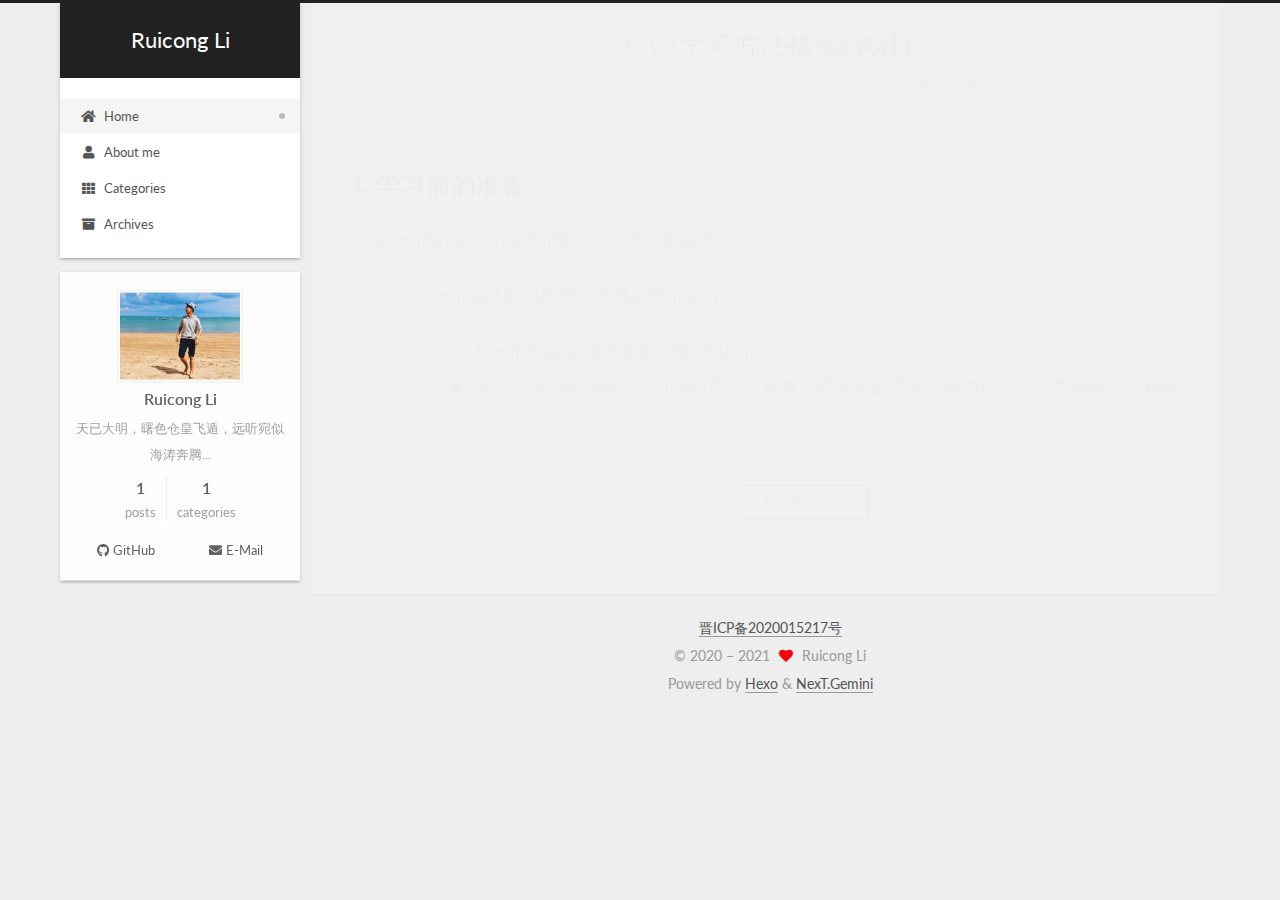
<file: index.html>
<!DOCTYPE html>
<html lang="en">
<head>
  <meta charset="UTF-8">
<meta name="viewport" content="width=device-width, initial-scale=1, maximum-scale=2">
<meta name="theme-color" content="#222">
<meta name="generator" content="Hexo 5.2.0">
  <link rel="apple-touch-icon" sizes="180x180" href="/images/apple-touch-icon-next.png">
  <link rel="icon" type="image/png" sizes="32x32" href="/images/favicon-32x32-next.png">
  <link rel="icon" type="image/png" sizes="16x16" href="/images/favicon-16x16-next.png">
  <link rel="mask-icon" href="/images/logo.svg" color="#222">

<link rel="stylesheet" href="/css/main.css">

<link rel="stylesheet" href="https://fonts.googleapis.com/css?family=Lato:300,300italic,400,400italic,700,700italic|Montserrat:300,300italic,400,400italic,700,700italic|Source Sans Pro:300,300italic,400,400italic,700,700italic&display=swap&subset=latin,latin-ext">
<link rel="stylesheet" href="/lib/font-awesome/css/all.min.css">

<script id="hexo-configurations">
    var NexT = window.NexT || {};
    var CONFIG = {"hostname":"example.com","root":"/","scheme":"Gemini","version":"7.8.0","exturl":false,"sidebar":{"position":"left","display":"post","padding":18,"offset":12,"onmobile":false},"copycode":{"enable":false,"show_result":false,"style":null},"back2top":{"enable":true,"sidebar":false,"scrollpercent":false},"bookmark":{"enable":false,"color":"#222","save":"auto"},"fancybox":false,"mediumzoom":false,"lazyload":false,"pangu":false,"comments":{"style":"tabs","active":"disqusjs","storage":true,"lazyload":false,"activeClass":"disqusjs"},"algolia":{"hits":{"per_page":10},"labels":{"input_placeholder":"Search for Posts","hits_empty":"We didn't find any results for the search: ${query}","hits_stats":"${hits} results found in ${time} ms"}},"localsearch":{"enable":false,"trigger":"auto","top_n_per_article":1,"unescape":false,"preload":false},"motion":{"enable":true,"async":false,"transition":{"post_block":"fadeIn","post_header":"slideDownIn","post_body":"slideDownIn","coll_header":"slideLeftIn","sidebar":"slideUpIn"}}};
  </script>

  <meta name="description" content="天已大明，曙色仓皇飞遁，远听宛似海涛奔腾...">
<meta property="og:type" content="website">
<meta property="og:title" content="Ruicong Li">
<meta property="og:url" content="http://example.com/index.html">
<meta property="og:site_name" content="Ruicong Li">
<meta property="og:description" content="天已大明，曙色仓皇飞遁，远听宛似海涛奔腾...">
<meta property="og:locale" content="en_US">
<meta property="article:author" content="Ruicong Li">
<meta name="twitter:card" content="summary">

<link rel="canonical" href="http://example.com/">


<script id="page-configurations">
  // https://hexo.io/docs/variables.html
  CONFIG.page = {
    sidebar: "",
    isHome : true,
    isPost : false,
    lang   : 'en'
  };
</script>

  <title>Ruicong Li</title>
  






  <noscript>
  <style>
  .use-motion .brand,
  .use-motion .menu-item,
  .sidebar-inner,
  .use-motion .post-block,
  .use-motion .pagination,
  .use-motion .comments,
  .use-motion .post-header,
  .use-motion .post-body,
  .use-motion .collection-header { opacity: initial; }

  .use-motion .site-title,
  .use-motion .site-subtitle {
    opacity: initial;
    top: initial;
  }

  .use-motion .logo-line-before i { left: initial; }
  .use-motion .logo-line-after i { right: initial; }
  </style>
</noscript>

</head>

<body itemscope itemtype="http://schema.org/WebPage">
  <div class="container use-motion">
    <div class="headband"></div>

    <header class="header" itemscope itemtype="http://schema.org/WPHeader">
      <div class="header-inner"><div class="site-brand-container">
  <div class="site-nav-toggle">
    <div class="toggle" aria-label="Toggle navigation bar">
      <span class="toggle-line toggle-line-first"></span>
      <span class="toggle-line toggle-line-middle"></span>
      <span class="toggle-line toggle-line-last"></span>
    </div>
  </div>

  <div class="site-meta">

    <a href="/" class="brand" rel="start">
      <span class="logo-line-before"><i></i></span>
      <h1 class="site-title">Ruicong Li</h1>
      <span class="logo-line-after"><i></i></span>
    </a>
  </div>

  <div class="site-nav-right">
    <div class="toggle popup-trigger">
    </div>
  </div>
</div>




<nav class="site-nav">
  <ul id="menu" class="main-menu menu">
        <li class="menu-item menu-item-home">

    <a href="/" rel="section"><i class="fa fa-home fa-fw"></i>Home</a>

  </li>
        <li class="menu-item menu-item-about-me">

    <a href="/about/" rel="section"><i class="fa fa-user fa-fw"></i>About me</a>

  </li>
        <li class="menu-item menu-item-categories">

    <a href="/categories/" rel="section"><i class="fa fa-th fa-fw"></i>Categories</a>

  </li>
        <li class="menu-item menu-item-archives">

    <a href="/archives/" rel="section"><i class="fa fa-archive fa-fw"></i>Archives</a>

  </li>
  </ul>
</nav>




</div>
    </header>

    
  <div class="back-to-top">
    <i class="fa fa-arrow-up"></i>
    <span>0%</span>
  </div>


    <main class="main">
      <div class="main-inner">
        <div class="content-wrap">
          

          <div class="content index posts-expand">
            
      
  
  
  <article itemscope itemtype="http://schema.org/Article" class="post-block" lang="en">
    <link itemprop="mainEntityOfPage" href="http://example.com/2020/12/05/Java%E5%AD%A6%E4%B9%A0%E6%96%B9%E6%B3%95%E6%8C%87%E5%8D%97-%E8%80%81%E6%9D%9C/">

    <span hidden itemprop="author" itemscope itemtype="http://schema.org/Person">
      <meta itemprop="image" content="/images/profile_img2.jpg">
      <meta itemprop="name" content="Ruicong Li">
      <meta itemprop="description" content="天已大明，曙色仓皇飞遁，远听宛似海涛奔腾...">
    </span>

    <span hidden itemprop="publisher" itemscope itemtype="http://schema.org/Organization">
      <meta itemprop="name" content="Ruicong Li">
    </span>
      <header class="post-header">
        <h2 class="post-title" itemprop="name headline">
          
            <a href="/2020/12/05/Java%E5%AD%A6%E4%B9%A0%E6%96%B9%E6%B3%95%E6%8C%87%E5%8D%97-%E8%80%81%E6%9D%9C/" class="post-title-link" itemprop="url">Java学习方法指南(老杜)</a>
        </h2>

        <div class="post-meta">
            <span class="post-meta-item">
              <span class="post-meta-item-icon">
                <i class="far fa-calendar"></i>
              </span>
              <span class="post-meta-item-text">Posted on</span>

              <time title="Created: 2020-12-05 18:36:51" itemprop="dateCreated datePublished" datetime="2020-12-05T18:36:51+08:00">2020-12-05</time>
            </span>
              <span class="post-meta-item">
                <span class="post-meta-item-icon">
                  <i class="far fa-calendar-check"></i>
                </span>
                <span class="post-meta-item-text">Edited on</span>
                <time title="Modified: 2021-05-23 19:22:59" itemprop="dateModified" datetime="2021-05-23T19:22:59+08:00">2021-05-23</time>
              </span>
            <span class="post-meta-item">
              <span class="post-meta-item-icon">
                <i class="far fa-folder"></i>
              </span>
              <span class="post-meta-item-text">In</span>
                <span itemprop="about" itemscope itemtype="http://schema.org/Thing">
                  <a href="/categories/Java-Study/" itemprop="url" rel="index"><span itemprop="name">Java Study</span></a>
                </span>
            </span>

          

        </div>
      </header>

    
    
    
    <div class="post-body" itemprop="articleBody">

      
          <h2 id="1-学习前的准备"><a href="#1-学习前的准备" class="headerlink" title="1. 学习前的准备"></a>1. 学习前的准备</h2><ol>
<li><p>一个好的学习方法（应该怎么学习更高效）；</p>
<ul>
<li><p>一个合格的程序员应该具备两个能力</p>
<ul>
<li>有一个很好的指法速度（敲代码快）</li>
<li>有一个很好的编程思想（编程思路：能够使用编程的思路去解决现实生活中问题的一种能力）</li>
</ul>
          <!--noindex-->
            <div class="post-button">
              <a class="btn" href="/2020/12/05/Java%E5%AD%A6%E4%B9%A0%E6%96%B9%E6%B3%95%E6%8C%87%E5%8D%97-%E8%80%81%E6%9D%9C/#more" rel="contents">
                Read more &raquo;
              </a>
            </div>
          <!--/noindex-->
        
      
    </div>

    
    
    
      <footer class="post-footer">
        <div class="post-eof"></div>
      </footer>
  </article>
  
  
  


  



          </div>
          

<script>
  window.addEventListener('tabs:register', () => {
    let { activeClass } = CONFIG.comments;
    if (CONFIG.comments.storage) {
      activeClass = localStorage.getItem('comments_active') || activeClass;
    }
    if (activeClass) {
      let activeTab = document.querySelector(`a[href="#comment-${activeClass}"]`);
      if (activeTab) {
        activeTab.click();
      }
    }
  });
  if (CONFIG.comments.storage) {
    window.addEventListener('tabs:click', event => {
      if (!event.target.matches('.tabs-comment .tab-content .tab-pane')) return;
      let commentClass = event.target.classList[1];
      localStorage.setItem('comments_active', commentClass);
    });
  }
</script>

        </div>
          
  
  <div class="toggle sidebar-toggle">
    <span class="toggle-line toggle-line-first"></span>
    <span class="toggle-line toggle-line-middle"></span>
    <span class="toggle-line toggle-line-last"></span>
  </div>

  <aside class="sidebar">
    <div class="sidebar-inner">

      <ul class="sidebar-nav motion-element">
        <li class="sidebar-nav-toc">
          Table of Contents
        </li>
        <li class="sidebar-nav-overview">
          Overview
        </li>
      </ul>

      <!--noindex-->
      <div class="post-toc-wrap sidebar-panel">
      </div>
      <!--/noindex-->

      <div class="site-overview-wrap sidebar-panel">
        <div class="site-author motion-element" itemprop="author" itemscope itemtype="http://schema.org/Person">
    <img class="site-author-image" itemprop="image" alt="Ruicong Li"
      src="/images/profile_img2.jpg">
  <p class="site-author-name" itemprop="name">Ruicong Li</p>
  <div class="site-description" itemprop="description">天已大明，曙色仓皇飞遁，远听宛似海涛奔腾...</div>
</div>
<div class="site-state-wrap motion-element">
  <nav class="site-state">
      <div class="site-state-item site-state-posts">
          <a href="/archives/">
        
          <span class="site-state-item-count">1</span>
          <span class="site-state-item-name">posts</span>
        </a>
      </div>
      <div class="site-state-item site-state-categories">
            <a href="/categories/">
          
        <span class="site-state-item-count">1</span>
        <span class="site-state-item-name">categories</span></a>
      </div>
  </nav>
</div>
  <div class="links-of-author motion-element">
      <span class="links-of-author-item">
        <a href="https://github.com/Ellery-Lee" title="GitHub → https:&#x2F;&#x2F;github.com&#x2F;Ellery-Lee" rel="noopener" target="_blank"><i class="fab fa-github fa-fw"></i>GitHub</a>
      </span>
      <span class="links-of-author-item">
        <a href="https://li.ruicong@outlook.com/" title="E-Mail → https:&#x2F;&#x2F;li.ruicong@outlook.com" rel="noopener" target="_blank"><i class="fa fa-envelope fa-fw"></i>E-Mail</a>
      </span>
  </div>



      </div>

    </div>
  </aside>
  <div id="sidebar-dimmer"></div>


      </div>
    </main>

    <footer class="footer">
      <div class="footer-inner">
        

        
  <div class="beian"><a href="https://beian.miit.gov.cn/" rel="noopener" target="_blank">晋ICP备2020015217号 </a>
  </div>

<div class="copyright">
  
  &copy; 2020 – 
  <span itemprop="copyrightYear">2021</span>
  <span class="with-love">
    <i class="fa fa-heart"></i>
  </span>
  <span class="author" itemprop="copyrightHolder">Ruicong Li</span>
</div>
  <div class="powered-by">Powered by <a href="https://hexo.io/" class="theme-link" rel="noopener" target="_blank">Hexo</a> & <a href="https://theme-next.org/" class="theme-link" rel="noopener" target="_blank">NexT.Gemini</a>
  </div>

        








      </div>
    </footer>
  </div>

  
  <script src="/lib/anime.min.js"></script>
  <script src="/lib/velocity/velocity.min.js"></script>
  <script src="/lib/velocity/velocity.ui.min.js"></script>

<script src="/js/utils.js"></script>

<script src="/js/motion.js"></script>


<script src="/js/schemes/pisces.js"></script>


<script src="/js/next-boot.js"></script>




  















  

  


</body>
</html>
</file>
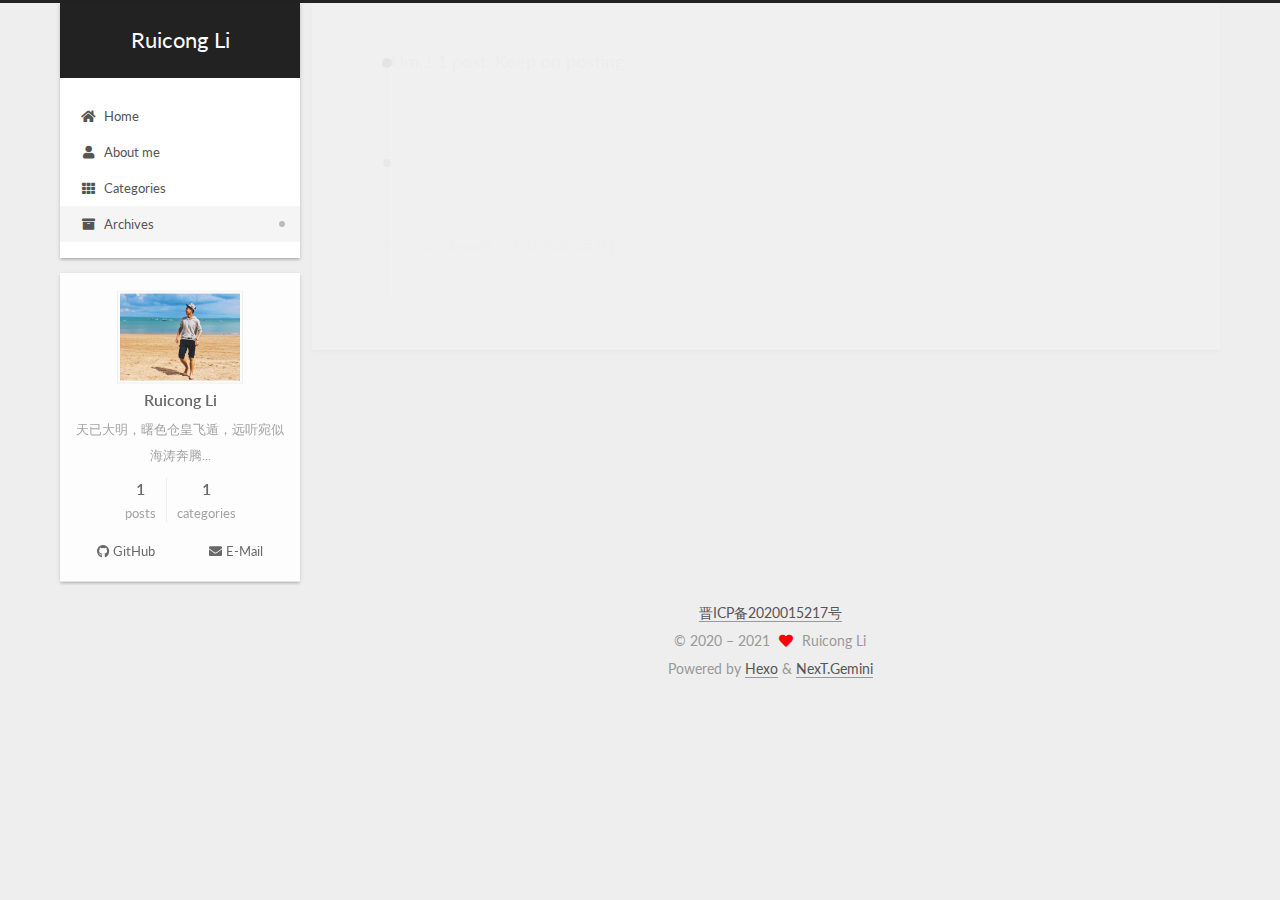
<file: archives/index.html>
<!DOCTYPE html>
<html lang="en">
<head>
  <meta charset="UTF-8">
<meta name="viewport" content="width=device-width, initial-scale=1, maximum-scale=2">
<meta name="theme-color" content="#222">
<meta name="generator" content="Hexo 5.2.0">
  <link rel="apple-touch-icon" sizes="180x180" href="/images/apple-touch-icon-next.png">
  <link rel="icon" type="image/png" sizes="32x32" href="/images/favicon-32x32-next.png">
  <link rel="icon" type="image/png" sizes="16x16" href="/images/favicon-16x16-next.png">
  <link rel="mask-icon" href="/images/logo.svg" color="#222">

<link rel="stylesheet" href="/css/main.css">

<link rel="stylesheet" href="https://fonts.googleapis.com/css?family=Lato:300,300italic,400,400italic,700,700italic|Montserrat:300,300italic,400,400italic,700,700italic|Source Sans Pro:300,300italic,400,400italic,700,700italic&display=swap&subset=latin,latin-ext">
<link rel="stylesheet" href="/lib/font-awesome/css/all.min.css">

<script id="hexo-configurations">
    var NexT = window.NexT || {};
    var CONFIG = {"hostname":"example.com","root":"/","scheme":"Gemini","version":"7.8.0","exturl":false,"sidebar":{"position":"left","display":"post","padding":18,"offset":12,"onmobile":false},"copycode":{"enable":false,"show_result":false,"style":null},"back2top":{"enable":true,"sidebar":false,"scrollpercent":false},"bookmark":{"enable":false,"color":"#222","save":"auto"},"fancybox":false,"mediumzoom":false,"lazyload":false,"pangu":false,"comments":{"style":"tabs","active":"disqusjs","storage":true,"lazyload":false,"activeClass":"disqusjs"},"algolia":{"hits":{"per_page":10},"labels":{"input_placeholder":"Search for Posts","hits_empty":"We didn't find any results for the search: ${query}","hits_stats":"${hits} results found in ${time} ms"}},"localsearch":{"enable":false,"trigger":"auto","top_n_per_article":1,"unescape":false,"preload":false},"motion":{"enable":true,"async":false,"transition":{"post_block":"fadeIn","post_header":"slideDownIn","post_body":"slideDownIn","coll_header":"slideLeftIn","sidebar":"slideUpIn"}}};
  </script>

  <meta name="description" content="天已大明，曙色仓皇飞遁，远听宛似海涛奔腾...">
<meta property="og:type" content="website">
<meta property="og:title" content="Ruicong Li">
<meta property="og:url" content="http://example.com/archives/index.html">
<meta property="og:site_name" content="Ruicong Li">
<meta property="og:description" content="天已大明，曙色仓皇飞遁，远听宛似海涛奔腾...">
<meta property="og:locale" content="en_US">
<meta property="article:author" content="Ruicong Li">
<meta name="twitter:card" content="summary">

<link rel="canonical" href="http://example.com/archives/">


<script id="page-configurations">
  // https://hexo.io/docs/variables.html
  CONFIG.page = {
    sidebar: "",
    isHome : false,
    isPost : false,
    lang   : 'en'
  };
</script>

  <title>Archive | Ruicong Li</title>
  






  <noscript>
  <style>
  .use-motion .brand,
  .use-motion .menu-item,
  .sidebar-inner,
  .use-motion .post-block,
  .use-motion .pagination,
  .use-motion .comments,
  .use-motion .post-header,
  .use-motion .post-body,
  .use-motion .collection-header { opacity: initial; }

  .use-motion .site-title,
  .use-motion .site-subtitle {
    opacity: initial;
    top: initial;
  }

  .use-motion .logo-line-before i { left: initial; }
  .use-motion .logo-line-after i { right: initial; }
  </style>
</noscript>

</head>

<body itemscope itemtype="http://schema.org/WebPage">
  <div class="container use-motion">
    <div class="headband"></div>

    <header class="header" itemscope itemtype="http://schema.org/WPHeader">
      <div class="header-inner"><div class="site-brand-container">
  <div class="site-nav-toggle">
    <div class="toggle" aria-label="Toggle navigation bar">
      <span class="toggle-line toggle-line-first"></span>
      <span class="toggle-line toggle-line-middle"></span>
      <span class="toggle-line toggle-line-last"></span>
    </div>
  </div>

  <div class="site-meta">

    <a href="/" class="brand" rel="start">
      <span class="logo-line-before"><i></i></span>
      <h1 class="site-title">Ruicong Li</h1>
      <span class="logo-line-after"><i></i></span>
    </a>
  </div>

  <div class="site-nav-right">
    <div class="toggle popup-trigger">
    </div>
  </div>
</div>




<nav class="site-nav">
  <ul id="menu" class="main-menu menu">
        <li class="menu-item menu-item-home">

    <a href="/" rel="section"><i class="fa fa-home fa-fw"></i>Home</a>

  </li>
        <li class="menu-item menu-item-about-me">

    <a href="/about/" rel="section"><i class="fa fa-user fa-fw"></i>About me</a>

  </li>
        <li class="menu-item menu-item-categories">

    <a href="/categories/" rel="section"><i class="fa fa-th fa-fw"></i>Categories</a>

  </li>
        <li class="menu-item menu-item-archives">

    <a href="/archives/" rel="section"><i class="fa fa-archive fa-fw"></i>Archives</a>

  </li>
  </ul>
</nav>




</div>
    </header>

    
  <div class="back-to-top">
    <i class="fa fa-arrow-up"></i>
    <span>0%</span>
  </div>


    <main class="main">
      <div class="main-inner">
        <div class="content-wrap">
          

          <div class="content archive">
            

  
  
  
  <div class="post-block">
    <div class="posts-collapse">
      <div class="collection-title">
        <span class="collection-header">Um..! 1 post. Keep on posting.</span>
      </div>

      
    <div class="collection-year">
      <span class="collection-header">2020</span>
    </div>

  <article itemscope itemtype="http://schema.org/Article">
    <header class="post-header">

      <div class="post-meta">
        <time itemprop="dateCreated"
              datetime="2020-12-05T18:36:51+08:00"
              content="2020-12-05">
          12-05
        </time>
      </div>

      <div class="post-title">
          <a class="post-title-link" href="/2020/12/05/Java%E5%AD%A6%E4%B9%A0%E6%96%B9%E6%B3%95%E6%8C%87%E5%8D%97-%E8%80%81%E6%9D%9C/" itemprop="url">
            <span itemprop="name">Java学习方法指南(老杜)</span>
          </a>
      </div>

    </header>
  </article>


    </div>
  </div>
  
  
  

  



          </div>
          

<script>
  window.addEventListener('tabs:register', () => {
    let { activeClass } = CONFIG.comments;
    if (CONFIG.comments.storage) {
      activeClass = localStorage.getItem('comments_active') || activeClass;
    }
    if (activeClass) {
      let activeTab = document.querySelector(`a[href="#comment-${activeClass}"]`);
      if (activeTab) {
        activeTab.click();
      }
    }
  });
  if (CONFIG.comments.storage) {
    window.addEventListener('tabs:click', event => {
      if (!event.target.matches('.tabs-comment .tab-content .tab-pane')) return;
      let commentClass = event.target.classList[1];
      localStorage.setItem('comments_active', commentClass);
    });
  }
</script>

        </div>
          
  
  <div class="toggle sidebar-toggle">
    <span class="toggle-line toggle-line-first"></span>
    <span class="toggle-line toggle-line-middle"></span>
    <span class="toggle-line toggle-line-last"></span>
  </div>

  <aside class="sidebar">
    <div class="sidebar-inner">

      <ul class="sidebar-nav motion-element">
        <li class="sidebar-nav-toc">
          Table of Contents
        </li>
        <li class="sidebar-nav-overview">
          Overview
        </li>
      </ul>

      <!--noindex-->
      <div class="post-toc-wrap sidebar-panel">
      </div>
      <!--/noindex-->

      <div class="site-overview-wrap sidebar-panel">
        <div class="site-author motion-element" itemprop="author" itemscope itemtype="http://schema.org/Person">
    <img class="site-author-image" itemprop="image" alt="Ruicong Li"
      src="/images/profile_img2.jpg">
  <p class="site-author-name" itemprop="name">Ruicong Li</p>
  <div class="site-description" itemprop="description">天已大明，曙色仓皇飞遁，远听宛似海涛奔腾...</div>
</div>
<div class="site-state-wrap motion-element">
  <nav class="site-state">
      <div class="site-state-item site-state-posts">
          <a href="/archives/">
        
          <span class="site-state-item-count">1</span>
          <span class="site-state-item-name">posts</span>
        </a>
      </div>
      <div class="site-state-item site-state-categories">
            <a href="/categories/">
          
        <span class="site-state-item-count">1</span>
        <span class="site-state-item-name">categories</span></a>
      </div>
  </nav>
</div>
  <div class="links-of-author motion-element">
      <span class="links-of-author-item">
        <a href="https://github.com/Ellery-Lee" title="GitHub → https:&#x2F;&#x2F;github.com&#x2F;Ellery-Lee" rel="noopener" target="_blank"><i class="fab fa-github fa-fw"></i>GitHub</a>
      </span>
      <span class="links-of-author-item">
        <a href="https://li.ruicong@outlook.com/" title="E-Mail → https:&#x2F;&#x2F;li.ruicong@outlook.com" rel="noopener" target="_blank"><i class="fa fa-envelope fa-fw"></i>E-Mail</a>
      </span>
  </div>



      </div>

    </div>
  </aside>
  <div id="sidebar-dimmer"></div>


      </div>
    </main>

    <footer class="footer">
      <div class="footer-inner">
        

        
  <div class="beian"><a href="https://beian.miit.gov.cn/" rel="noopener" target="_blank">晋ICP备2020015217号 </a>
  </div>

<div class="copyright">
  
  &copy; 2020 – 
  <span itemprop="copyrightYear">2021</span>
  <span class="with-love">
    <i class="fa fa-heart"></i>
  </span>
  <span class="author" itemprop="copyrightHolder">Ruicong Li</span>
</div>
  <div class="powered-by">Powered by <a href="https://hexo.io/" class="theme-link" rel="noopener" target="_blank">Hexo</a> & <a href="https://theme-next.org/" class="theme-link" rel="noopener" target="_blank">NexT.Gemini</a>
  </div>

        








      </div>
    </footer>
  </div>

  
  <script src="/lib/anime.min.js"></script>
  <script src="/lib/velocity/velocity.min.js"></script>
  <script src="/lib/velocity/velocity.ui.min.js"></script>

<script src="/js/utils.js"></script>

<script src="/js/motion.js"></script>


<script src="/js/schemes/pisces.js"></script>


<script src="/js/next-boot.js"></script>




  















  

  


</body>
</html>
</file>
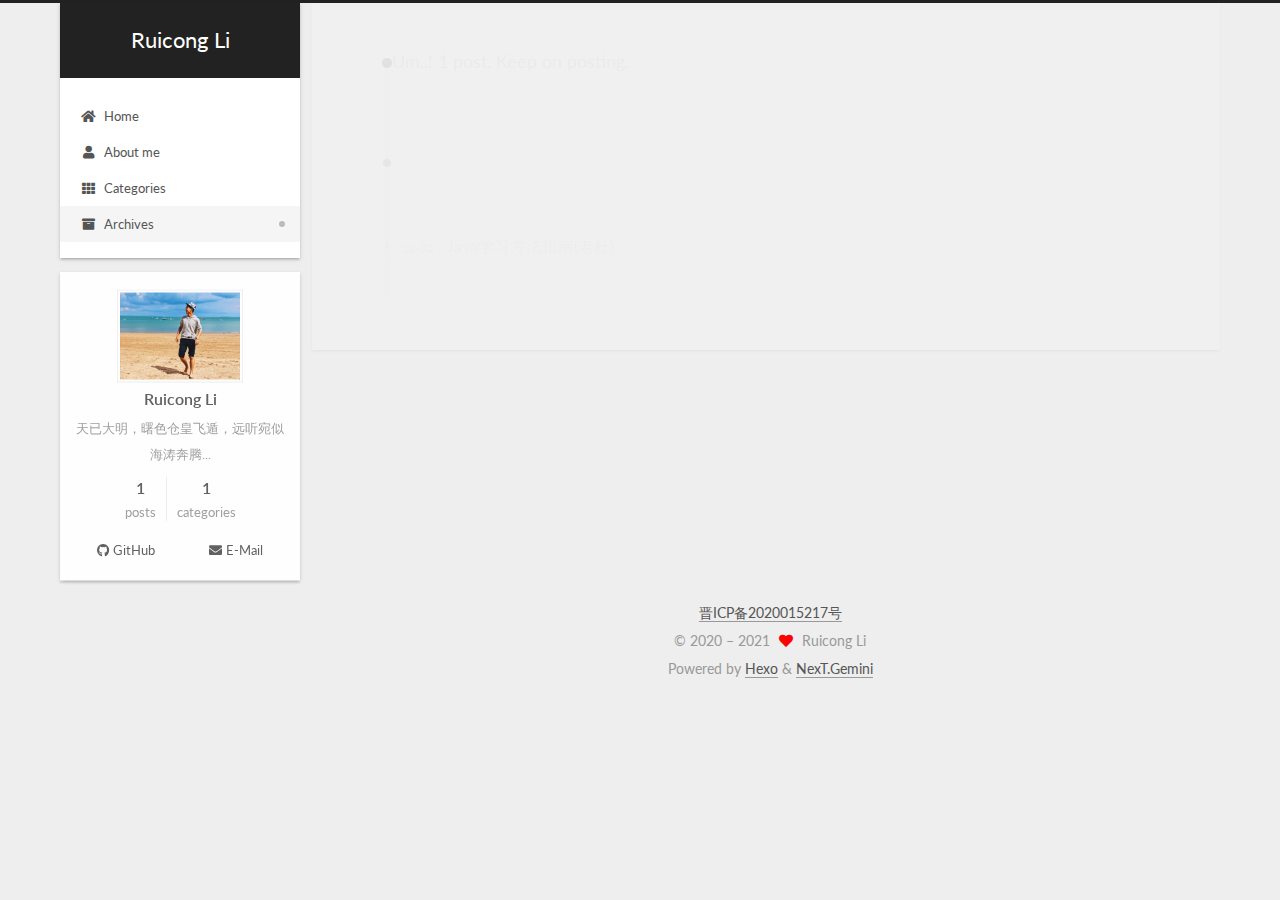
<file: archives/2020/index.html>
<!DOCTYPE html>
<html lang="en">
<head>
  <meta charset="UTF-8">
<meta name="viewport" content="width=device-width, initial-scale=1, maximum-scale=2">
<meta name="theme-color" content="#222">
<meta name="generator" content="Hexo 5.2.0">
  <link rel="apple-touch-icon" sizes="180x180" href="/images/apple-touch-icon-next.png">
  <link rel="icon" type="image/png" sizes="32x32" href="/images/favicon-32x32-next.png">
  <link rel="icon" type="image/png" sizes="16x16" href="/images/favicon-16x16-next.png">
  <link rel="mask-icon" href="/images/logo.svg" color="#222">

<link rel="stylesheet" href="/css/main.css">

<link rel="stylesheet" href="https://fonts.googleapis.com/css?family=Lato:300,300italic,400,400italic,700,700italic|Montserrat:300,300italic,400,400italic,700,700italic|Source Sans Pro:300,300italic,400,400italic,700,700italic&display=swap&subset=latin,latin-ext">
<link rel="stylesheet" href="/lib/font-awesome/css/all.min.css">

<script id="hexo-configurations">
    var NexT = window.NexT || {};
    var CONFIG = {"hostname":"example.com","root":"/","scheme":"Gemini","version":"7.8.0","exturl":false,"sidebar":{"position":"left","display":"post","padding":18,"offset":12,"onmobile":false},"copycode":{"enable":false,"show_result":false,"style":null},"back2top":{"enable":true,"sidebar":false,"scrollpercent":false},"bookmark":{"enable":false,"color":"#222","save":"auto"},"fancybox":false,"mediumzoom":false,"lazyload":false,"pangu":false,"comments":{"style":"tabs","active":"disqusjs","storage":true,"lazyload":false,"activeClass":"disqusjs"},"algolia":{"hits":{"per_page":10},"labels":{"input_placeholder":"Search for Posts","hits_empty":"We didn't find any results for the search: ${query}","hits_stats":"${hits} results found in ${time} ms"}},"localsearch":{"enable":false,"trigger":"auto","top_n_per_article":1,"unescape":false,"preload":false},"motion":{"enable":true,"async":false,"transition":{"post_block":"fadeIn","post_header":"slideDownIn","post_body":"slideDownIn","coll_header":"slideLeftIn","sidebar":"slideUpIn"}}};
  </script>

  <meta name="description" content="天已大明，曙色仓皇飞遁，远听宛似海涛奔腾...">
<meta property="og:type" content="website">
<meta property="og:title" content="Ruicong Li">
<meta property="og:url" content="http://example.com/archives/2020/index.html">
<meta property="og:site_name" content="Ruicong Li">
<meta property="og:description" content="天已大明，曙色仓皇飞遁，远听宛似海涛奔腾...">
<meta property="og:locale" content="en_US">
<meta property="article:author" content="Ruicong Li">
<meta name="twitter:card" content="summary">

<link rel="canonical" href="http://example.com/archives/2020/">


<script id="page-configurations">
  // https://hexo.io/docs/variables.html
  CONFIG.page = {
    sidebar: "",
    isHome : false,
    isPost : false,
    lang   : 'en'
  };
</script>

  <title>Archive | Ruicong Li</title>
  






  <noscript>
  <style>
  .use-motion .brand,
  .use-motion .menu-item,
  .sidebar-inner,
  .use-motion .post-block,
  .use-motion .pagination,
  .use-motion .comments,
  .use-motion .post-header,
  .use-motion .post-body,
  .use-motion .collection-header { opacity: initial; }

  .use-motion .site-title,
  .use-motion .site-subtitle {
    opacity: initial;
    top: initial;
  }

  .use-motion .logo-line-before i { left: initial; }
  .use-motion .logo-line-after i { right: initial; }
  </style>
</noscript>

</head>

<body itemscope itemtype="http://schema.org/WebPage">
  <div class="container use-motion">
    <div class="headband"></div>

    <header class="header" itemscope itemtype="http://schema.org/WPHeader">
      <div class="header-inner"><div class="site-brand-container">
  <div class="site-nav-toggle">
    <div class="toggle" aria-label="Toggle navigation bar">
      <span class="toggle-line toggle-line-first"></span>
      <span class="toggle-line toggle-line-middle"></span>
      <span class="toggle-line toggle-line-last"></span>
    </div>
  </div>

  <div class="site-meta">

    <a href="/" class="brand" rel="start">
      <span class="logo-line-before"><i></i></span>
      <h1 class="site-title">Ruicong Li</h1>
      <span class="logo-line-after"><i></i></span>
    </a>
  </div>

  <div class="site-nav-right">
    <div class="toggle popup-trigger">
    </div>
  </div>
</div>




<nav class="site-nav">
  <ul id="menu" class="main-menu menu">
        <li class="menu-item menu-item-home">

    <a href="/" rel="section"><i class="fa fa-home fa-fw"></i>Home</a>

  </li>
        <li class="menu-item menu-item-about-me">

    <a href="/about/" rel="section"><i class="fa fa-user fa-fw"></i>About me</a>

  </li>
        <li class="menu-item menu-item-categories">

    <a href="/categories/" rel="section"><i class="fa fa-th fa-fw"></i>Categories</a>

  </li>
        <li class="menu-item menu-item-archives">

    <a href="/archives/" rel="section"><i class="fa fa-archive fa-fw"></i>Archives</a>

  </li>
  </ul>
</nav>




</div>
    </header>

    
  <div class="back-to-top">
    <i class="fa fa-arrow-up"></i>
    <span>0%</span>
  </div>


    <main class="main">
      <div class="main-inner">
        <div class="content-wrap">
          

          <div class="content archive">
            

  
  
  
  <div class="post-block">
    <div class="posts-collapse">
      <div class="collection-title">
        <span class="collection-header">Um..! 1 post. Keep on posting.</span>
      </div>

      
    <div class="collection-year">
      <span class="collection-header">2020</span>
    </div>

  <article itemscope itemtype="http://schema.org/Article">
    <header class="post-header">

      <div class="post-meta">
        <time itemprop="dateCreated"
              datetime="2020-12-05T18:36:51+08:00"
              content="2020-12-05">
          12-05
        </time>
      </div>

      <div class="post-title">
          <a class="post-title-link" href="/2020/12/05/Java%E5%AD%A6%E4%B9%A0%E6%96%B9%E6%B3%95%E6%8C%87%E5%8D%97-%E8%80%81%E6%9D%9C/" itemprop="url">
            <span itemprop="name">Java学习方法指南(老杜)</span>
          </a>
      </div>

    </header>
  </article>


    </div>
  </div>
  
  
  

  



          </div>
          

<script>
  window.addEventListener('tabs:register', () => {
    let { activeClass } = CONFIG.comments;
    if (CONFIG.comments.storage) {
      activeClass = localStorage.getItem('comments_active') || activeClass;
    }
    if (activeClass) {
      let activeTab = document.querySelector(`a[href="#comment-${activeClass}"]`);
      if (activeTab) {
        activeTab.click();
      }
    }
  });
  if (CONFIG.comments.storage) {
    window.addEventListener('tabs:click', event => {
      if (!event.target.matches('.tabs-comment .tab-content .tab-pane')) return;
      let commentClass = event.target.classList[1];
      localStorage.setItem('comments_active', commentClass);
    });
  }
</script>

        </div>
          
  
  <div class="toggle sidebar-toggle">
    <span class="toggle-line toggle-line-first"></span>
    <span class="toggle-line toggle-line-middle"></span>
    <span class="toggle-line toggle-line-last"></span>
  </div>

  <aside class="sidebar">
    <div class="sidebar-inner">

      <ul class="sidebar-nav motion-element">
        <li class="sidebar-nav-toc">
          Table of Contents
        </li>
        <li class="sidebar-nav-overview">
          Overview
        </li>
      </ul>

      <!--noindex-->
      <div class="post-toc-wrap sidebar-panel">
      </div>
      <!--/noindex-->

      <div class="site-overview-wrap sidebar-panel">
        <div class="site-author motion-element" itemprop="author" itemscope itemtype="http://schema.org/Person">
    <img class="site-author-image" itemprop="image" alt="Ruicong Li"
      src="/images/profile_img2.jpg">
  <p class="site-author-name" itemprop="name">Ruicong Li</p>
  <div class="site-description" itemprop="description">天已大明，曙色仓皇飞遁，远听宛似海涛奔腾...</div>
</div>
<div class="site-state-wrap motion-element">
  <nav class="site-state">
      <div class="site-state-item site-state-posts">
          <a href="/archives/">
        
          <span class="site-state-item-count">1</span>
          <span class="site-state-item-name">posts</span>
        </a>
      </div>
      <div class="site-state-item site-state-categories">
            <a href="/categories/">
          
        <span class="site-state-item-count">1</span>
        <span class="site-state-item-name">categories</span></a>
      </div>
  </nav>
</div>
  <div class="links-of-author motion-element">
      <span class="links-of-author-item">
        <a href="https://github.com/Ellery-Lee" title="GitHub → https:&#x2F;&#x2F;github.com&#x2F;Ellery-Lee" rel="noopener" target="_blank"><i class="fab fa-github fa-fw"></i>GitHub</a>
      </span>
      <span class="links-of-author-item">
        <a href="https://li.ruicong@outlook.com/" title="E-Mail → https:&#x2F;&#x2F;li.ruicong@outlook.com" rel="noopener" target="_blank"><i class="fa fa-envelope fa-fw"></i>E-Mail</a>
      </span>
  </div>



      </div>

    </div>
  </aside>
  <div id="sidebar-dimmer"></div>


      </div>
    </main>

    <footer class="footer">
      <div class="footer-inner">
        

        
  <div class="beian"><a href="https://beian.miit.gov.cn/" rel="noopener" target="_blank">晋ICP备2020015217号 </a>
  </div>

<div class="copyright">
  
  &copy; 2020 – 
  <span itemprop="copyrightYear">2021</span>
  <span class="with-love">
    <i class="fa fa-heart"></i>
  </span>
  <span class="author" itemprop="copyrightHolder">Ruicong Li</span>
</div>
  <div class="powered-by">Powered by <a href="https://hexo.io/" class="theme-link" rel="noopener" target="_blank">Hexo</a> & <a href="https://theme-next.org/" class="theme-link" rel="noopener" target="_blank">NexT.Gemini</a>
  </div>

        








      </div>
    </footer>
  </div>

  
  <script src="/lib/anime.min.js"></script>
  <script src="/lib/velocity/velocity.min.js"></script>
  <script src="/lib/velocity/velocity.ui.min.js"></script>

<script src="/js/utils.js"></script>

<script src="/js/motion.js"></script>


<script src="/js/schemes/pisces.js"></script>


<script src="/js/next-boot.js"></script>




  















  

  


</body>
</html>
</file>
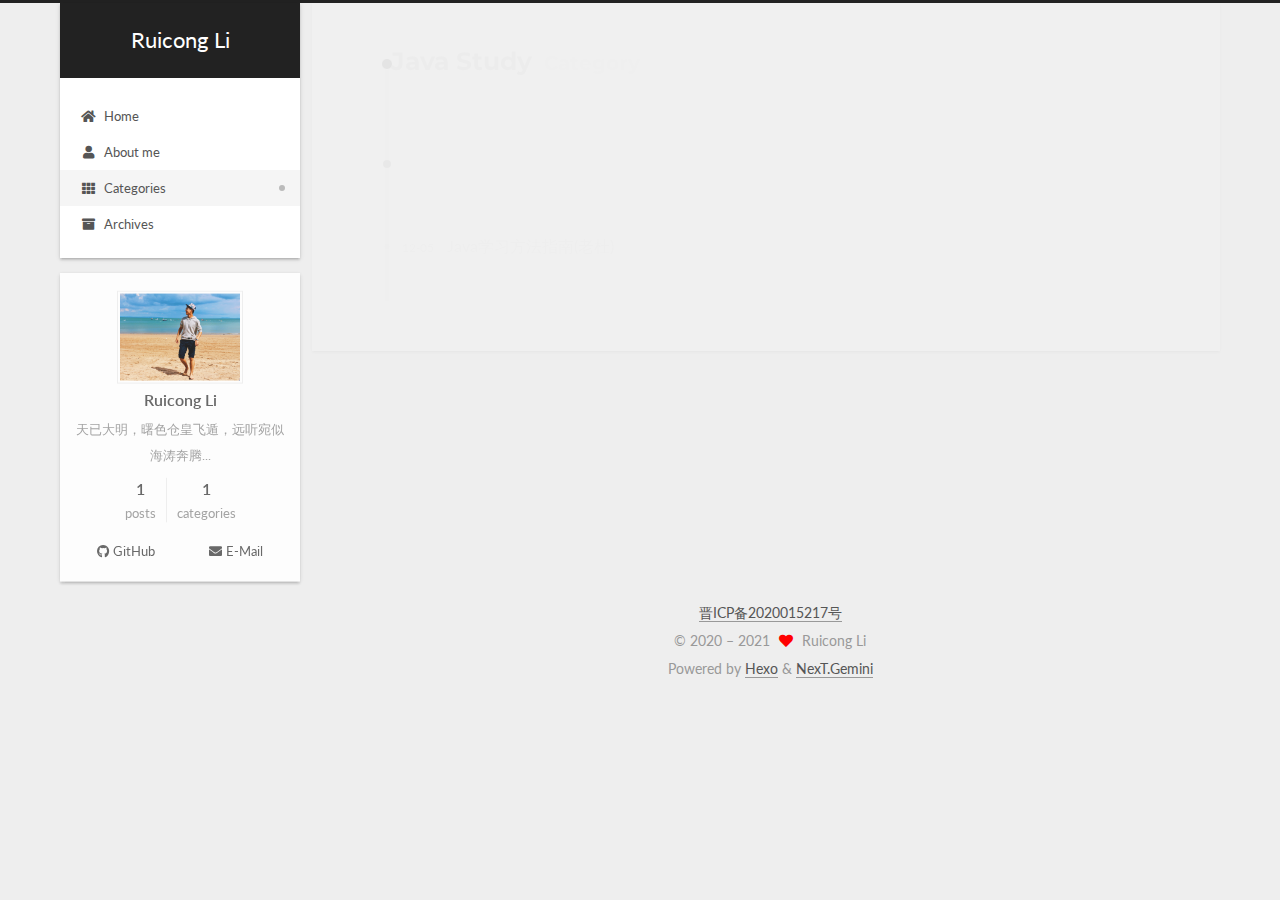
<file: categories/Java-Study/index.html>
<!DOCTYPE html>
<html lang="en">
<head>
  <meta charset="UTF-8">
<meta name="viewport" content="width=device-width, initial-scale=1, maximum-scale=2">
<meta name="theme-color" content="#222">
<meta name="generator" content="Hexo 5.2.0">
  <link rel="apple-touch-icon" sizes="180x180" href="/images/apple-touch-icon-next.png">
  <link rel="icon" type="image/png" sizes="32x32" href="/images/favicon-32x32-next.png">
  <link rel="icon" type="image/png" sizes="16x16" href="/images/favicon-16x16-next.png">
  <link rel="mask-icon" href="/images/logo.svg" color="#222">

<link rel="stylesheet" href="/css/main.css">

<link rel="stylesheet" href="https://fonts.googleapis.com/css?family=Lato:300,300italic,400,400italic,700,700italic|Montserrat:300,300italic,400,400italic,700,700italic|Source Sans Pro:300,300italic,400,400italic,700,700italic&display=swap&subset=latin,latin-ext">
<link rel="stylesheet" href="/lib/font-awesome/css/all.min.css">

<script id="hexo-configurations">
    var NexT = window.NexT || {};
    var CONFIG = {"hostname":"example.com","root":"/","scheme":"Gemini","version":"7.8.0","exturl":false,"sidebar":{"position":"left","display":"post","padding":18,"offset":12,"onmobile":false},"copycode":{"enable":false,"show_result":false,"style":null},"back2top":{"enable":true,"sidebar":false,"scrollpercent":false},"bookmark":{"enable":false,"color":"#222","save":"auto"},"fancybox":false,"mediumzoom":false,"lazyload":false,"pangu":false,"comments":{"style":"tabs","active":"disqusjs","storage":true,"lazyload":false,"activeClass":"disqusjs"},"algolia":{"hits":{"per_page":10},"labels":{"input_placeholder":"Search for Posts","hits_empty":"We didn't find any results for the search: ${query}","hits_stats":"${hits} results found in ${time} ms"}},"localsearch":{"enable":false,"trigger":"auto","top_n_per_article":1,"unescape":false,"preload":false},"motion":{"enable":true,"async":false,"transition":{"post_block":"fadeIn","post_header":"slideDownIn","post_body":"slideDownIn","coll_header":"slideLeftIn","sidebar":"slideUpIn"}}};
  </script>

  <meta name="description" content="天已大明，曙色仓皇飞遁，远听宛似海涛奔腾...">
<meta property="og:type" content="website">
<meta property="og:title" content="Ruicong Li">
<meta property="og:url" content="http://example.com/categories/Java-Study/index.html">
<meta property="og:site_name" content="Ruicong Li">
<meta property="og:description" content="天已大明，曙色仓皇飞遁，远听宛似海涛奔腾...">
<meta property="og:locale" content="en_US">
<meta property="article:author" content="Ruicong Li">
<meta name="twitter:card" content="summary">

<link rel="canonical" href="http://example.com/categories/Java-Study/">


<script id="page-configurations">
  // https://hexo.io/docs/variables.html
  CONFIG.page = {
    sidebar: "",
    isHome : false,
    isPost : false,
    lang   : 'en'
  };
</script>

  <title>Category: Java Study | Ruicong Li</title>
  






  <noscript>
  <style>
  .use-motion .brand,
  .use-motion .menu-item,
  .sidebar-inner,
  .use-motion .post-block,
  .use-motion .pagination,
  .use-motion .comments,
  .use-motion .post-header,
  .use-motion .post-body,
  .use-motion .collection-header { opacity: initial; }

  .use-motion .site-title,
  .use-motion .site-subtitle {
    opacity: initial;
    top: initial;
  }

  .use-motion .logo-line-before i { left: initial; }
  .use-motion .logo-line-after i { right: initial; }
  </style>
</noscript>

</head>

<body itemscope itemtype="http://schema.org/WebPage">
  <div class="container use-motion">
    <div class="headband"></div>

    <header class="header" itemscope itemtype="http://schema.org/WPHeader">
      <div class="header-inner"><div class="site-brand-container">
  <div class="site-nav-toggle">
    <div class="toggle" aria-label="Toggle navigation bar">
      <span class="toggle-line toggle-line-first"></span>
      <span class="toggle-line toggle-line-middle"></span>
      <span class="toggle-line toggle-line-last"></span>
    </div>
  </div>

  <div class="site-meta">

    <a href="/" class="brand" rel="start">
      <span class="logo-line-before"><i></i></span>
      <h1 class="site-title">Ruicong Li</h1>
      <span class="logo-line-after"><i></i></span>
    </a>
  </div>

  <div class="site-nav-right">
    <div class="toggle popup-trigger">
    </div>
  </div>
</div>




<nav class="site-nav">
  <ul id="menu" class="main-menu menu">
        <li class="menu-item menu-item-home">

    <a href="/" rel="section"><i class="fa fa-home fa-fw"></i>Home</a>

  </li>
        <li class="menu-item menu-item-about-me">

    <a href="/about/" rel="section"><i class="fa fa-user fa-fw"></i>About me</a>

  </li>
        <li class="menu-item menu-item-categories">

    <a href="/categories/" rel="section"><i class="fa fa-th fa-fw"></i>Categories</a>

  </li>
        <li class="menu-item menu-item-archives">

    <a href="/archives/" rel="section"><i class="fa fa-archive fa-fw"></i>Archives</a>

  </li>
  </ul>
</nav>




</div>
    </header>

    
  <div class="back-to-top">
    <i class="fa fa-arrow-up"></i>
    <span>0%</span>
  </div>


    <main class="main">
      <div class="main-inner">
        <div class="content-wrap">
          

          <div class="content category">
            

  
  
  
  <div class="post-block">
    <div class="posts-collapse">
      <div class="collection-title">
        <h2 class="collection-header">Java Study
          <small>Category</small>
        </h2>
      </div>

      
    <div class="collection-year">
      <span class="collection-header">2020</span>
    </div>

  <article itemscope itemtype="http://schema.org/Article">
    <header class="post-header">

      <div class="post-meta">
        <time itemprop="dateCreated"
              datetime="2020-12-05T18:36:51+08:00"
              content="2020-12-05">
          12-05
        </time>
      </div>

      <div class="post-title">
          <a class="post-title-link" href="/2020/12/05/Java%E5%AD%A6%E4%B9%A0%E6%96%B9%E6%B3%95%E6%8C%87%E5%8D%97-%E8%80%81%E6%9D%9C/" itemprop="url">
            <span itemprop="name">Java学习方法指南(老杜)</span>
          </a>
      </div>

    </header>
  </article>

    </div>
  </div>
  
  
  

  



          </div>
          

<script>
  window.addEventListener('tabs:register', () => {
    let { activeClass } = CONFIG.comments;
    if (CONFIG.comments.storage) {
      activeClass = localStorage.getItem('comments_active') || activeClass;
    }
    if (activeClass) {
      let activeTab = document.querySelector(`a[href="#comment-${activeClass}"]`);
      if (activeTab) {
        activeTab.click();
      }
    }
  });
  if (CONFIG.comments.storage) {
    window.addEventListener('tabs:click', event => {
      if (!event.target.matches('.tabs-comment .tab-content .tab-pane')) return;
      let commentClass = event.target.classList[1];
      localStorage.setItem('comments_active', commentClass);
    });
  }
</script>

        </div>
          
  
  <div class="toggle sidebar-toggle">
    <span class="toggle-line toggle-line-first"></span>
    <span class="toggle-line toggle-line-middle"></span>
    <span class="toggle-line toggle-line-last"></span>
  </div>

  <aside class="sidebar">
    <div class="sidebar-inner">

      <ul class="sidebar-nav motion-element">
        <li class="sidebar-nav-toc">
          Table of Contents
        </li>
        <li class="sidebar-nav-overview">
          Overview
        </li>
      </ul>

      <!--noindex-->
      <div class="post-toc-wrap sidebar-panel">
      </div>
      <!--/noindex-->

      <div class="site-overview-wrap sidebar-panel">
        <div class="site-author motion-element" itemprop="author" itemscope itemtype="http://schema.org/Person">
    <img class="site-author-image" itemprop="image" alt="Ruicong Li"
      src="/images/profile_img2.jpg">
  <p class="site-author-name" itemprop="name">Ruicong Li</p>
  <div class="site-description" itemprop="description">天已大明，曙色仓皇飞遁，远听宛似海涛奔腾...</div>
</div>
<div class="site-state-wrap motion-element">
  <nav class="site-state">
      <div class="site-state-item site-state-posts">
          <a href="/archives/">
        
          <span class="site-state-item-count">1</span>
          <span class="site-state-item-name">posts</span>
        </a>
      </div>
      <div class="site-state-item site-state-categories">
            <a href="/categories/">
          
        <span class="site-state-item-count">1</span>
        <span class="site-state-item-name">categories</span></a>
      </div>
  </nav>
</div>
  <div class="links-of-author motion-element">
      <span class="links-of-author-item">
        <a href="https://github.com/Ellery-Lee" title="GitHub → https:&#x2F;&#x2F;github.com&#x2F;Ellery-Lee" rel="noopener" target="_blank"><i class="fab fa-github fa-fw"></i>GitHub</a>
      </span>
      <span class="links-of-author-item">
        <a href="https://li.ruicong@outlook.com/" title="E-Mail → https:&#x2F;&#x2F;li.ruicong@outlook.com" rel="noopener" target="_blank"><i class="fa fa-envelope fa-fw"></i>E-Mail</a>
      </span>
  </div>



      </div>

    </div>
  </aside>
  <div id="sidebar-dimmer"></div>


      </div>
    </main>

    <footer class="footer">
      <div class="footer-inner">
        

        
  <div class="beian"><a href="https://beian.miit.gov.cn/" rel="noopener" target="_blank">晋ICP备2020015217号 </a>
  </div>

<div class="copyright">
  
  &copy; 2020 – 
  <span itemprop="copyrightYear">2021</span>
  <span class="with-love">
    <i class="fa fa-heart"></i>
  </span>
  <span class="author" itemprop="copyrightHolder">Ruicong Li</span>
</div>
  <div class="powered-by">Powered by <a href="https://hexo.io/" class="theme-link" rel="noopener" target="_blank">Hexo</a> & <a href="https://theme-next.org/" class="theme-link" rel="noopener" target="_blank">NexT.Gemini</a>
  </div>

        








      </div>
    </footer>
  </div>

  
  <script src="/lib/anime.min.js"></script>
  <script src="/lib/velocity/velocity.min.js"></script>
  <script src="/lib/velocity/velocity.ui.min.js"></script>

<script src="/js/utils.js"></script>

<script src="/js/motion.js"></script>


<script src="/js/schemes/pisces.js"></script>


<script src="/js/next-boot.js"></script>




  















  

  


</body>
</html>
</file>
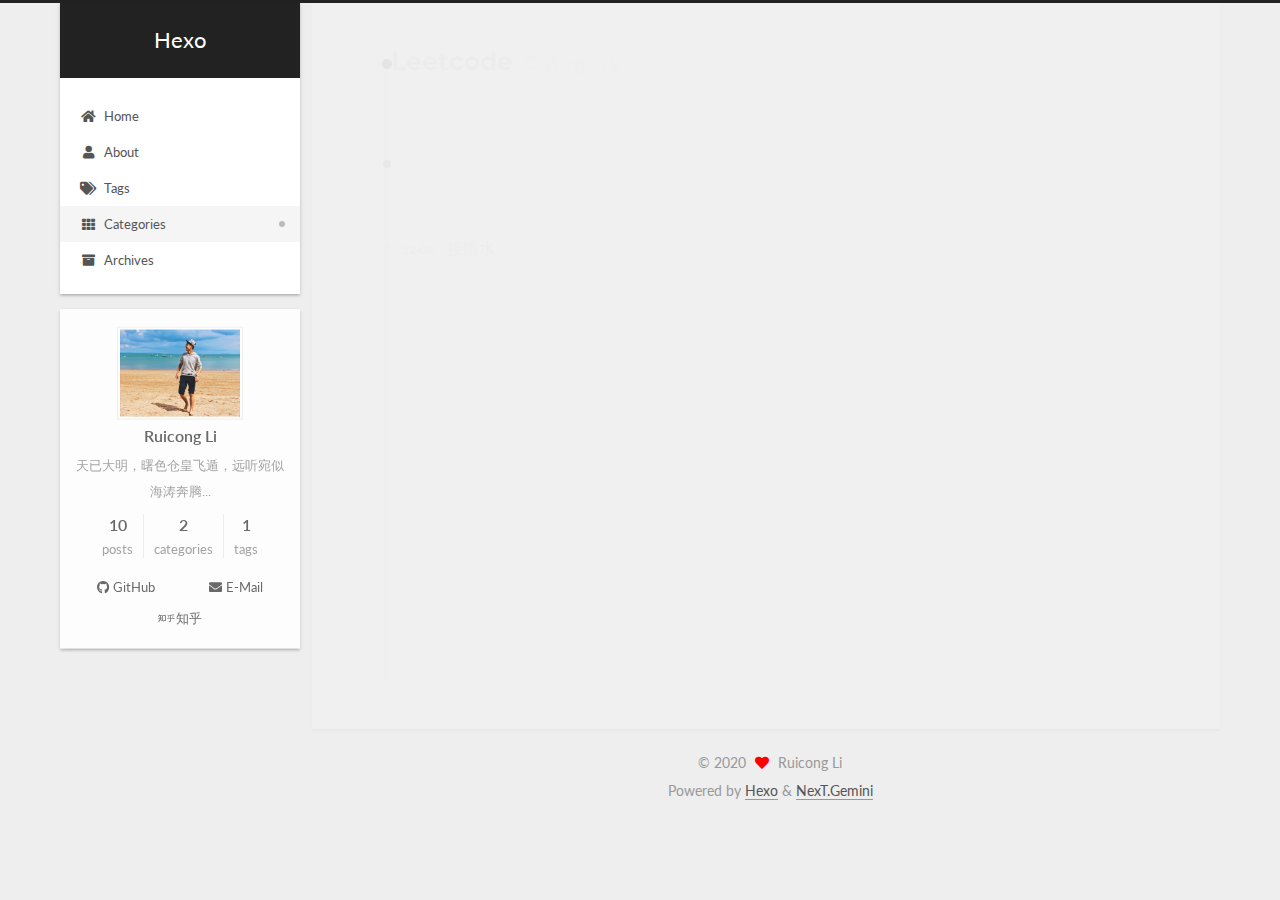
<file: categories/Leetcode/index.html>
<!DOCTYPE html>
<html lang="en">
<head>
  <meta charset="UTF-8">
<meta name="viewport" content="width=device-width, initial-scale=1, maximum-scale=2">
<meta name="theme-color" content="#222">
<meta name="generator" content="Hexo 5.2.0">
  <link rel="apple-touch-icon" sizes="180x180" href="/images/apple-touch-icon-next.png">
  <link rel="icon" type="image/png" sizes="32x32" href="/images/favicon-32x32-next.png">
  <link rel="icon" type="image/png" sizes="16x16" href="/images/favicon-16x16-next.png">
  <link rel="mask-icon" href="/images/logo.svg" color="#222">

<link rel="stylesheet" href="/css/main.css">

<link rel="stylesheet" href="https://fonts.googleapis.com/css?family=Lato:300,300italic,400,400italic,700,700italic|Montserrat:300,300italic,400,400italic,700,700italic|Source Sans Pro:300,300italic,400,400italic,700,700italic&display=swap&subset=latin,latin-ext">
<link rel="stylesheet" href="/lib/font-awesome/css/all.min.css">

<script id="hexo-configurations">
    var NexT = window.NexT || {};
    var CONFIG = {"hostname":"example.com","root":"/","scheme":"Gemini","version":"7.8.0","exturl":false,"sidebar":{"position":"left","display":"post","padding":18,"offset":12,"onmobile":false},"copycode":{"enable":false,"show_result":false,"style":null},"back2top":{"enable":true,"sidebar":false,"scrollpercent":false},"bookmark":{"enable":false,"color":"#222","save":"auto"},"fancybox":false,"mediumzoom":false,"lazyload":false,"pangu":false,"comments":{"style":"tabs","active":null,"storage":true,"lazyload":false,"nav":null},"algolia":{"hits":{"per_page":10},"labels":{"input_placeholder":"Search for Posts","hits_empty":"We didn't find any results for the search: ${query}","hits_stats":"${hits} results found in ${time} ms"}},"localsearch":{"enable":false,"trigger":"auto","top_n_per_article":1,"unescape":false,"preload":false},"motion":{"enable":true,"async":false,"transition":{"post_block":"fadeIn","post_header":"slideDownIn","post_body":"slideDownIn","coll_header":"slideLeftIn","sidebar":"slideUpIn"}}};
  </script>

  <meta name="description" content="天已大明，曙色仓皇飞遁，远听宛似海涛奔腾...">
<meta property="og:type" content="website">
<meta property="og:title" content="Hexo">
<meta property="og:url" content="http://example.com/categories/Leetcode/index.html">
<meta property="og:site_name" content="Hexo">
<meta property="og:description" content="天已大明，曙色仓皇飞遁，远听宛似海涛奔腾...">
<meta property="og:locale" content="en_US">
<meta property="article:author" content="Ruicong Li">
<meta name="twitter:card" content="summary">

<link rel="canonical" href="http://example.com/categories/Leetcode/">


<script id="page-configurations">
  // https://hexo.io/docs/variables.html
  CONFIG.page = {
    sidebar: "",
    isHome : false,
    isPost : false,
    lang   : 'en'
  };
</script>

  <title>Category: Leetcode | Hexo</title>
  






  <noscript>
  <style>
  .use-motion .brand,
  .use-motion .menu-item,
  .sidebar-inner,
  .use-motion .post-block,
  .use-motion .pagination,
  .use-motion .comments,
  .use-motion .post-header,
  .use-motion .post-body,
  .use-motion .collection-header { opacity: initial; }

  .use-motion .site-title,
  .use-motion .site-subtitle {
    opacity: initial;
    top: initial;
  }

  .use-motion .logo-line-before i { left: initial; }
  .use-motion .logo-line-after i { right: initial; }
  </style>
</noscript>

</head>

<body itemscope itemtype="http://schema.org/WebPage">
  <div class="container use-motion">
    <div class="headband"></div>

    <header class="header" itemscope itemtype="http://schema.org/WPHeader">
      <div class="header-inner"><div class="site-brand-container">
  <div class="site-nav-toggle">
    <div class="toggle" aria-label="Toggle navigation bar">
      <span class="toggle-line toggle-line-first"></span>
      <span class="toggle-line toggle-line-middle"></span>
      <span class="toggle-line toggle-line-last"></span>
    </div>
  </div>

  <div class="site-meta">

    <a href="/" class="brand" rel="start">
      <span class="logo-line-before"><i></i></span>
      <h1 class="site-title">Hexo</h1>
      <span class="logo-line-after"><i></i></span>
    </a>
  </div>

  <div class="site-nav-right">
    <div class="toggle popup-trigger">
    </div>
  </div>
</div>




<nav class="site-nav">
  <ul id="menu" class="main-menu menu">
        <li class="menu-item menu-item-home">

    <a href="/" rel="section"><i class="fa fa-home fa-fw"></i>Home</a>

  </li>
        <li class="menu-item menu-item-about">

    <a href="/about/" rel="section"><i class="fa fa-user fa-fw"></i>About</a>

  </li>
        <li class="menu-item menu-item-tags">

    <a href="/tags/" rel="section"><i class="fa fa-tags fa-fw"></i>Tags</a>

  </li>
        <li class="menu-item menu-item-categories">

    <a href="/categories/" rel="section"><i class="fa fa-th fa-fw"></i>Categories</a>

  </li>
        <li class="menu-item menu-item-archives">

    <a href="/archives/" rel="section"><i class="fa fa-archive fa-fw"></i>Archives</a>

  </li>
  </ul>
</nav>




</div>
    </header>

    
  <div class="back-to-top">
    <i class="fa fa-arrow-up"></i>
    <span>0%</span>
  </div>


    <main class="main">
      <div class="main-inner">
        <div class="content-wrap">
          

          <div class="content category">
            

  
  
  
  <div class="post-block">
    <div class="posts-collapse">
      <div class="collection-title">
        <h2 class="collection-header">Leetcode
          <small>Category</small>
        </h2>
      </div>

      
    <div class="collection-year">
      <span class="collection-header">2020</span>
    </div>

  <article itemscope itemtype="http://schema.org/Article">
    <header class="post-header">

      <div class="post-meta">
        <time itemprop="dateCreated"
              datetime="2020-12-08T15:23:21+08:00"
              content="2020-12-08">
          12-08
        </time>
      </div>

      <div class="post-title">
          <a class="post-title-link" href="/2020/12/08/42%E3%80%81%E6%8E%A5%E9%9B%A8%E6%B0%B4/" itemprop="url">
            <span itemprop="name">接雨水</span>
          </a>
      </div>

    </header>
  </article>

  <article itemscope itemtype="http://schema.org/Article">
    <header class="post-header">

      <div class="post-meta">
        <time itemprop="dateCreated"
              datetime="2020-12-08T15:23:21+08:00"
              content="2020-12-08">
          12-08
        </time>
      </div>

      <div class="post-title">
          <a class="post-title-link" href="/2020/12/08/10%E3%80%81%E6%AD%A3%E5%88%99%E8%A1%A8%E8%BE%BE%E5%BC%8F%E5%8C%B9%E9%85%8D/" itemprop="url">
            <span itemprop="name">正则表达式匹配</span>
          </a>
      </div>

    </header>
  </article>

  <article itemscope itemtype="http://schema.org/Article">
    <header class="post-header">

      <div class="post-meta">
        <time itemprop="dateCreated"
              datetime="2020-12-08T15:23:21+08:00"
              content="2020-12-08">
          12-08
        </time>
      </div>

      <div class="post-title">
          <a class="post-title-link" href="/2020/12/08/5%E3%80%81%E6%9C%80%E9%95%BF%E5%9B%9E%E6%96%87%E5%AD%97%E4%B8%B2/" itemprop="url">
            <span itemprop="name">最长回文字串</span>
          </a>
      </div>

    </header>
  </article>

  <article itemscope itemtype="http://schema.org/Article">
    <header class="post-header">

      <div class="post-meta">
        <time itemprop="dateCreated"
              datetime="2020-12-08T15:23:21+08:00"
              content="2020-12-08">
          12-08
        </time>
      </div>

      <div class="post-title">
          <a class="post-title-link" href="/2020/12/08/4%E3%80%81%E5%AF%BB%E6%89%BE%E4%B8%A4%E4%B8%AA%E6%AD%A3%E5%BA%8F%E6%95%B0%E7%BB%84%E7%9A%84%E4%B8%AD%E4%BD%8D%E6%95%B0/" itemprop="url">
            <span itemprop="name">寻找两个正序数组的中位数</span>
          </a>
      </div>

    </header>
  </article>

  <article itemscope itemtype="http://schema.org/Article">
    <header class="post-header">

      <div class="post-meta">
        <time itemprop="dateCreated"
              datetime="2020-12-08T15:23:20+08:00"
              content="2020-12-08">
          12-08
        </time>
      </div>

      <div class="post-title">
          <a class="post-title-link" href="/2020/12/08/3%E3%80%81%E6%97%A0%E9%87%8D%E5%A4%8D%E5%AD%97%E7%AC%A6%E7%9A%84%E6%9C%80%E9%95%BF%E5%AD%90%E4%B8%B2/" itemprop="url">
            <span itemprop="name">无重复字符的最长子串</span>
          </a>
      </div>

    </header>
  </article>

  <article itemscope itemtype="http://schema.org/Article">
    <header class="post-header">

      <div class="post-meta">
        <time itemprop="dateCreated"
              datetime="2020-12-08T15:23:20+08:00"
              content="2020-12-08">
          12-08
        </time>
      </div>

      <div class="post-title">
          <a class="post-title-link" href="/2020/12/08/2%E3%80%81%E4%B8%A4%E6%95%B0%E7%9B%B8%E5%8A%A0/" itemprop="url">
            <span itemprop="name">两数相加</span>
          </a>
      </div>

    </header>
  </article>

  <article itemscope itemtype="http://schema.org/Article">
    <header class="post-header">

      <div class="post-meta">
        <time itemprop="dateCreated"
              datetime="2020-12-08T15:23:20+08:00"
              content="2020-12-08">
          12-08
        </time>
      </div>

      <div class="post-title">
          <a class="post-title-link" href="/2020/12/08/1%E3%80%81%E4%B8%A4%E6%95%B0%E4%B9%8B%E5%92%8C/" itemprop="url">
            <span itemprop="name">两数之和</span>
          </a>
      </div>

    </header>
  </article>

    </div>
  </div>
  
  
  

  



          </div>
          

<script>
  window.addEventListener('tabs:register', () => {
    let { activeClass } = CONFIG.comments;
    if (CONFIG.comments.storage) {
      activeClass = localStorage.getItem('comments_active') || activeClass;
    }
    if (activeClass) {
      let activeTab = document.querySelector(`a[href="#comment-${activeClass}"]`);
      if (activeTab) {
        activeTab.click();
      }
    }
  });
  if (CONFIG.comments.storage) {
    window.addEventListener('tabs:click', event => {
      if (!event.target.matches('.tabs-comment .tab-content .tab-pane')) return;
      let commentClass = event.target.classList[1];
      localStorage.setItem('comments_active', commentClass);
    });
  }
</script>

        </div>
          
  
  <div class="toggle sidebar-toggle">
    <span class="toggle-line toggle-line-first"></span>
    <span class="toggle-line toggle-line-middle"></span>
    <span class="toggle-line toggle-line-last"></span>
  </div>

  <aside class="sidebar">
    <div class="sidebar-inner">

      <ul class="sidebar-nav motion-element">
        <li class="sidebar-nav-toc">
          Table of Contents
        </li>
        <li class="sidebar-nav-overview">
          Overview
        </li>
      </ul>

      <!--noindex-->
      <div class="post-toc-wrap sidebar-panel">
      </div>
      <!--/noindex-->

      <div class="site-overview-wrap sidebar-panel">
        <div class="site-author motion-element" itemprop="author" itemscope itemtype="http://schema.org/Person">
    <img class="site-author-image" itemprop="image" alt="Ruicong Li"
      src="/images/profile_img2.jpg">
  <p class="site-author-name" itemprop="name">Ruicong Li</p>
  <div class="site-description" itemprop="description">天已大明，曙色仓皇飞遁，远听宛似海涛奔腾...</div>
</div>
<div class="site-state-wrap motion-element">
  <nav class="site-state">
      <div class="site-state-item site-state-posts">
          <a href="/archives/">
        
          <span class="site-state-item-count">10</span>
          <span class="site-state-item-name">posts</span>
        </a>
      </div>
      <div class="site-state-item site-state-categories">
            <a href="/categories/">
          
        <span class="site-state-item-count">2</span>
        <span class="site-state-item-name">categories</span></a>
      </div>
      <div class="site-state-item site-state-tags">
            <a href="/tags/">
          
        <span class="site-state-item-count">1</span>
        <span class="site-state-item-name">tags</span></a>
      </div>
  </nav>
</div>
  <div class="links-of-author motion-element">
      <span class="links-of-author-item">
        <a href="https://github.com/Ellery-Lee" title="GitHub → https:&#x2F;&#x2F;github.com&#x2F;Ellery-Lee" rel="noopener" target="_blank"><i class="fab fa-github fa-fw"></i>GitHub</a>
      </span>
      <span class="links-of-author-item">
        <a href="https://li.ruicong@outlook.com/" title="E-Mail → https:&#x2F;&#x2F;li.ruicong@outlook.com" rel="noopener" target="_blank"><i class="fa fa-envelope fa-fw"></i>E-Mail</a>
      </span>
      <span class="links-of-author-item">
        <a href="https://www.zhihu.com/people/li-rui-cong-39" title="知乎 → https:&#x2F;&#x2F;www.zhihu.com&#x2F;people&#x2F;li-rui-cong-39" rel="noopener" target="_blank"><i class="fab fa-zhihu fa-fw"></i>知乎</a>
      </span>
  </div>



      </div>

    </div>
  </aside>
  <div id="sidebar-dimmer"></div>


      </div>
    </main>

    <footer class="footer">
      <div class="footer-inner">
        

        

<div class="copyright">
  
  &copy; 
  <span itemprop="copyrightYear">2020</span>
  <span class="with-love">
    <i class="fa fa-heart"></i>
  </span>
  <span class="author" itemprop="copyrightHolder">Ruicong Li</span>
</div>
  <div class="powered-by">Powered by <a href="https://hexo.io/" class="theme-link" rel="noopener" target="_blank">Hexo</a> & <a href="https://theme-next.org/" class="theme-link" rel="noopener" target="_blank">NexT.Gemini</a>
  </div>

        








      </div>
    </footer>
  </div>

  
  <script src="/lib/anime.min.js"></script>
  <script src="/lib/velocity/velocity.min.js"></script>
  <script src="/lib/velocity/velocity.ui.min.js"></script>

<script src="/js/utils.js"></script>

<script src="/js/motion.js"></script>


<script src="/js/schemes/pisces.js"></script>


<script src="/js/next-boot.js"></script>




  















  

  

</body>
</html>
</file>
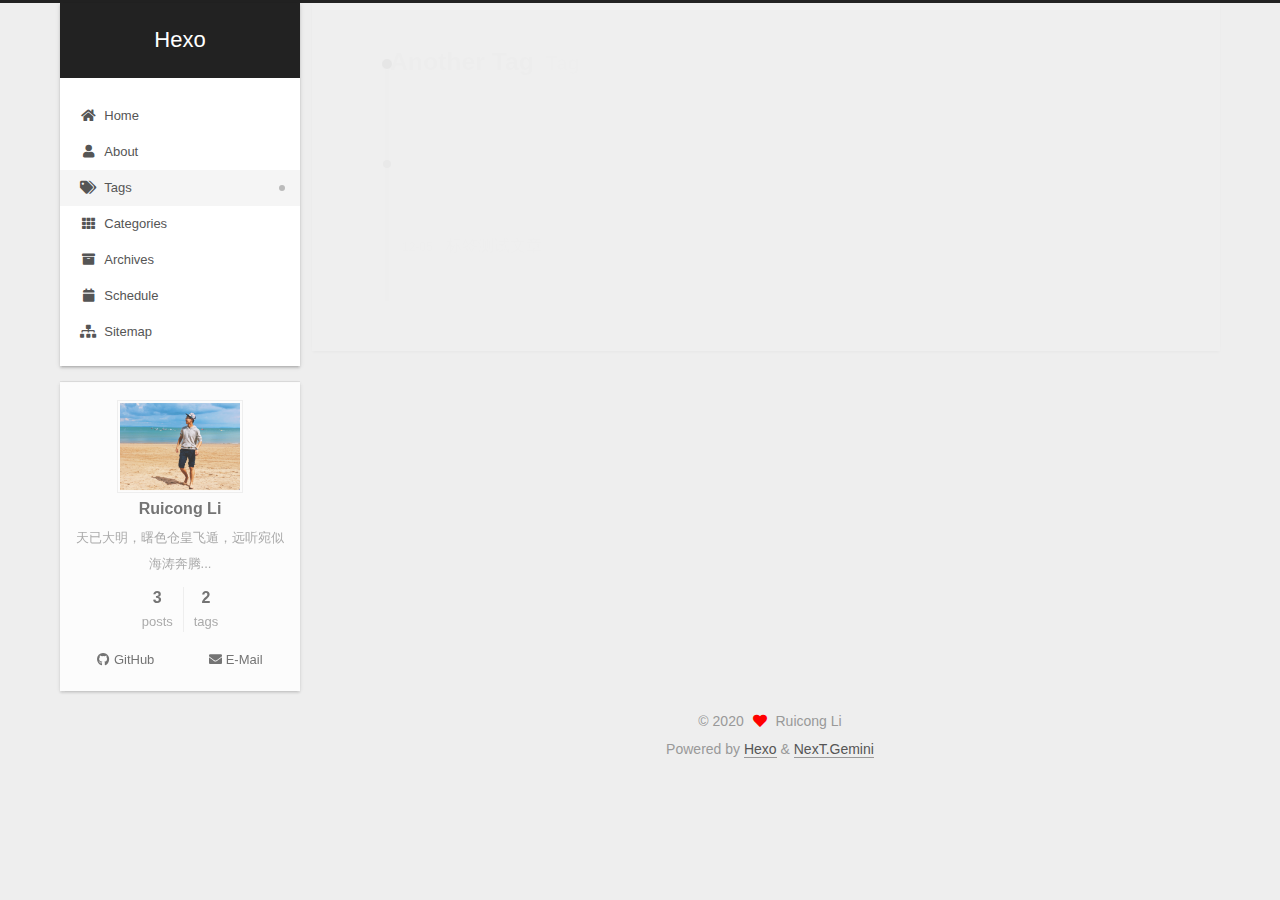
<file: tags/Another-Tag/index.html>
<!DOCTYPE html>
<html lang="en">
<head>
  <meta charset="UTF-8">
<meta name="viewport" content="width=device-width, initial-scale=1, maximum-scale=2">
<meta name="theme-color" content="#222">
<meta name="generator" content="Hexo 5.2.0">
  <link rel="apple-touch-icon" sizes="180x180" href="/images/apple-touch-icon-next.png">
  <link rel="icon" type="image/png" sizes="32x32" href="/images/favicon-32x32-next.png">
  <link rel="icon" type="image/png" sizes="16x16" href="/images/favicon-16x16-next.png">
  <link rel="mask-icon" href="/images/logo.svg" color="#222">

<link rel="stylesheet" href="/css/main.css">


<link rel="stylesheet" href="/lib/font-awesome/css/all.min.css">

<script id="hexo-configurations">
    var NexT = window.NexT || {};
    var CONFIG = {"hostname":"example.com","root":"/","scheme":"Gemini","version":"7.8.0","exturl":false,"sidebar":{"position":"left","display":"post","padding":18,"offset":12,"onmobile":false},"copycode":{"enable":false,"show_result":false,"style":null},"back2top":{"enable":true,"sidebar":false,"scrollpercent":false},"bookmark":{"enable":false,"color":"#222","save":"auto"},"fancybox":false,"mediumzoom":false,"lazyload":false,"pangu":false,"comments":{"style":"tabs","active":null,"storage":true,"lazyload":false,"nav":null},"algolia":{"hits":{"per_page":10},"labels":{"input_placeholder":"Search for Posts","hits_empty":"We didn't find any results for the search: ${query}","hits_stats":"${hits} results found in ${time} ms"}},"localsearch":{"enable":false,"trigger":"auto","top_n_per_article":1,"unescape":false,"preload":false},"motion":{"enable":true,"async":false,"transition":{"post_block":"fadeIn","post_header":"slideDownIn","post_body":"slideDownIn","coll_header":"slideLeftIn","sidebar":"slideUpIn"}}};
  </script>

  <meta name="description" content="天已大明，曙色仓皇飞遁，远听宛似海涛奔腾...">
<meta property="og:type" content="website">
<meta property="og:title" content="Hexo">
<meta property="og:url" content="http://example.com/tags/Another-Tag/index.html">
<meta property="og:site_name" content="Hexo">
<meta property="og:description" content="天已大明，曙色仓皇飞遁，远听宛似海涛奔腾...">
<meta property="og:locale" content="en_US">
<meta property="article:author" content="Ruicong Li">
<meta name="twitter:card" content="summary">

<link rel="canonical" href="http://example.com/tags/Another-Tag/">


<script id="page-configurations">
  // https://hexo.io/docs/variables.html
  CONFIG.page = {
    sidebar: "",
    isHome : false,
    isPost : false,
    lang   : 'en'
  };
</script>

  <title>Tag: Another Tag | Hexo</title>
  






  <noscript>
  <style>
  .use-motion .brand,
  .use-motion .menu-item,
  .sidebar-inner,
  .use-motion .post-block,
  .use-motion .pagination,
  .use-motion .comments,
  .use-motion .post-header,
  .use-motion .post-body,
  .use-motion .collection-header { opacity: initial; }

  .use-motion .site-title,
  .use-motion .site-subtitle {
    opacity: initial;
    top: initial;
  }

  .use-motion .logo-line-before i { left: initial; }
  .use-motion .logo-line-after i { right: initial; }
  </style>
</noscript>

</head>

<body itemscope itemtype="http://schema.org/WebPage">
  <div class="container use-motion">
    <div class="headband"></div>

    <header class="header" itemscope itemtype="http://schema.org/WPHeader">
      <div class="header-inner"><div class="site-brand-container">
  <div class="site-nav-toggle">
    <div class="toggle" aria-label="Toggle navigation bar">
      <span class="toggle-line toggle-line-first"></span>
      <span class="toggle-line toggle-line-middle"></span>
      <span class="toggle-line toggle-line-last"></span>
    </div>
  </div>

  <div class="site-meta">

    <a href="/" class="brand" rel="start">
      <span class="logo-line-before"><i></i></span>
      <h1 class="site-title">Hexo</h1>
      <span class="logo-line-after"><i></i></span>
    </a>
  </div>

  <div class="site-nav-right">
    <div class="toggle popup-trigger">
    </div>
  </div>
</div>




<nav class="site-nav">
  <ul id="menu" class="main-menu menu">
        <li class="menu-item menu-item-home">

    <a href="/" rel="section"><i class="fa fa-home fa-fw"></i>Home</a>

  </li>
        <li class="menu-item menu-item-about">

    <a href="/about/" rel="section"><i class="fa fa-user fa-fw"></i>About</a>

  </li>
        <li class="menu-item menu-item-tags">

    <a href="/tags/" rel="section"><i class="fa fa-tags fa-fw"></i>Tags</a>

  </li>
        <li class="menu-item menu-item-categories">

    <a href="/categories/" rel="section"><i class="fa fa-th fa-fw"></i>Categories</a>

  </li>
        <li class="menu-item menu-item-archives">

    <a href="/archives/" rel="section"><i class="fa fa-archive fa-fw"></i>Archives</a>

  </li>
        <li class="menu-item menu-item-schedule">

    <a href="/schedule/" rel="section"><i class="fa fa-calendar fa-fw"></i>Schedule</a>

  </li>
        <li class="menu-item menu-item-sitemap">

    <a href="/sitemap.xml" rel="section"><i class="fa fa-sitemap fa-fw"></i>Sitemap</a>

  </li>
  </ul>
</nav>




</div>
    </header>

    
  <div class="back-to-top">
    <i class="fa fa-arrow-up"></i>
    <span>0%</span>
  </div>


    <main class="main">
      <div class="main-inner">
        <div class="content-wrap">
          

          <div class="content tag">
            

  
  
  
  <div class="post-block">
    <div class="posts-collapse">
      <div class="collection-title">
        <h2 class="collection-header">Another Tag
          <small>Tag</small>
        </h2>
      </div>

      
    <div class="collection-year">
      <span class="collection-header">2020</span>
    </div>

  <article itemscope itemtype="http://schema.org/Article">
    <header class="post-header">

      <div class="post-meta">
        <time itemprop="dateCreated"
              datetime="2020-12-05T18:26:15+08:00"
              content="2020-12-05">
          12-05
        </time>
      </div>

      <div class="post-title">
          <a class="post-title-link" href="/2020/12/05/hello-world/" itemprop="url">
            <span itemprop="name">标签测试文章</span>
          </a>
      </div>

    </header>
  </article>

    </div>
  </div>
  
  
  

  



          </div>
          

<script>
  window.addEventListener('tabs:register', () => {
    let { activeClass } = CONFIG.comments;
    if (CONFIG.comments.storage) {
      activeClass = localStorage.getItem('comments_active') || activeClass;
    }
    if (activeClass) {
      let activeTab = document.querySelector(`a[href="#comment-${activeClass}"]`);
      if (activeTab) {
        activeTab.click();
      }
    }
  });
  if (CONFIG.comments.storage) {
    window.addEventListener('tabs:click', event => {
      if (!event.target.matches('.tabs-comment .tab-content .tab-pane')) return;
      let commentClass = event.target.classList[1];
      localStorage.setItem('comments_active', commentClass);
    });
  }
</script>

        </div>
          
  
  <div class="toggle sidebar-toggle">
    <span class="toggle-line toggle-line-first"></span>
    <span class="toggle-line toggle-line-middle"></span>
    <span class="toggle-line toggle-line-last"></span>
  </div>

  <aside class="sidebar">
    <div class="sidebar-inner">

      <ul class="sidebar-nav motion-element">
        <li class="sidebar-nav-toc">
          Table of Contents
        </li>
        <li class="sidebar-nav-overview">
          Overview
        </li>
      </ul>

      <!--noindex-->
      <div class="post-toc-wrap sidebar-panel">
      </div>
      <!--/noindex-->

      <div class="site-overview-wrap sidebar-panel">
        <div class="site-author motion-element" itemprop="author" itemscope itemtype="http://schema.org/Person">
    <img class="site-author-image" itemprop="image" alt="Ruicong Li"
      src="/images/profile_img2.jpg">
  <p class="site-author-name" itemprop="name">Ruicong Li</p>
  <div class="site-description" itemprop="description">天已大明，曙色仓皇飞遁，远听宛似海涛奔腾...</div>
</div>
<div class="site-state-wrap motion-element">
  <nav class="site-state">
      <div class="site-state-item site-state-posts">
          <a href="/archives/">
        
          <span class="site-state-item-count">3</span>
          <span class="site-state-item-name">posts</span>
        </a>
      </div>
      <div class="site-state-item site-state-tags">
        <span class="site-state-item-count">2</span>
        <span class="site-state-item-name">tags</span>
      </div>
  </nav>
</div>
  <div class="links-of-author motion-element">
      <span class="links-of-author-item">
        <a href="https://github.com/Ellery-Lee" title="GitHub → https:&#x2F;&#x2F;github.com&#x2F;Ellery-Lee" rel="noopener" target="_blank"><i class="fab fa-github fa-fw"></i>GitHub</a>
      </span>
      <span class="links-of-author-item">
        <a href="/li.ruicong@outlook.com" title="E-Mail → li.ruicong@outlook.com"><i class="fa fa-envelope fa-fw"></i>E-Mail</a>
      </span>
  </div>



      </div>

    </div>
  </aside>
  <div id="sidebar-dimmer"></div>


      </div>
    </main>

    <footer class="footer">
      <div class="footer-inner">
        

        

<div class="copyright">
  
  &copy; 
  <span itemprop="copyrightYear">2020</span>
  <span class="with-love">
    <i class="fa fa-heart"></i>
  </span>
  <span class="author" itemprop="copyrightHolder">Ruicong Li</span>
</div>
  <div class="powered-by">Powered by <a href="https://hexo.io/" class="theme-link" rel="noopener" target="_blank">Hexo</a> & <a href="https://theme-next.org/" class="theme-link" rel="noopener" target="_blank">NexT.Gemini</a>
  </div>

        








      </div>
    </footer>
  </div>

  
  <script src="/lib/anime.min.js"></script>
  <script src="/lib/velocity/velocity.min.js"></script>
  <script src="/lib/velocity/velocity.ui.min.js"></script>

<script src="/js/utils.js"></script>

<script src="/js/motion.js"></script>


<script src="/js/schemes/pisces.js"></script>


<script src="/js/next-boot.js"></script>




  















  

  

</body>
</html>
</file>
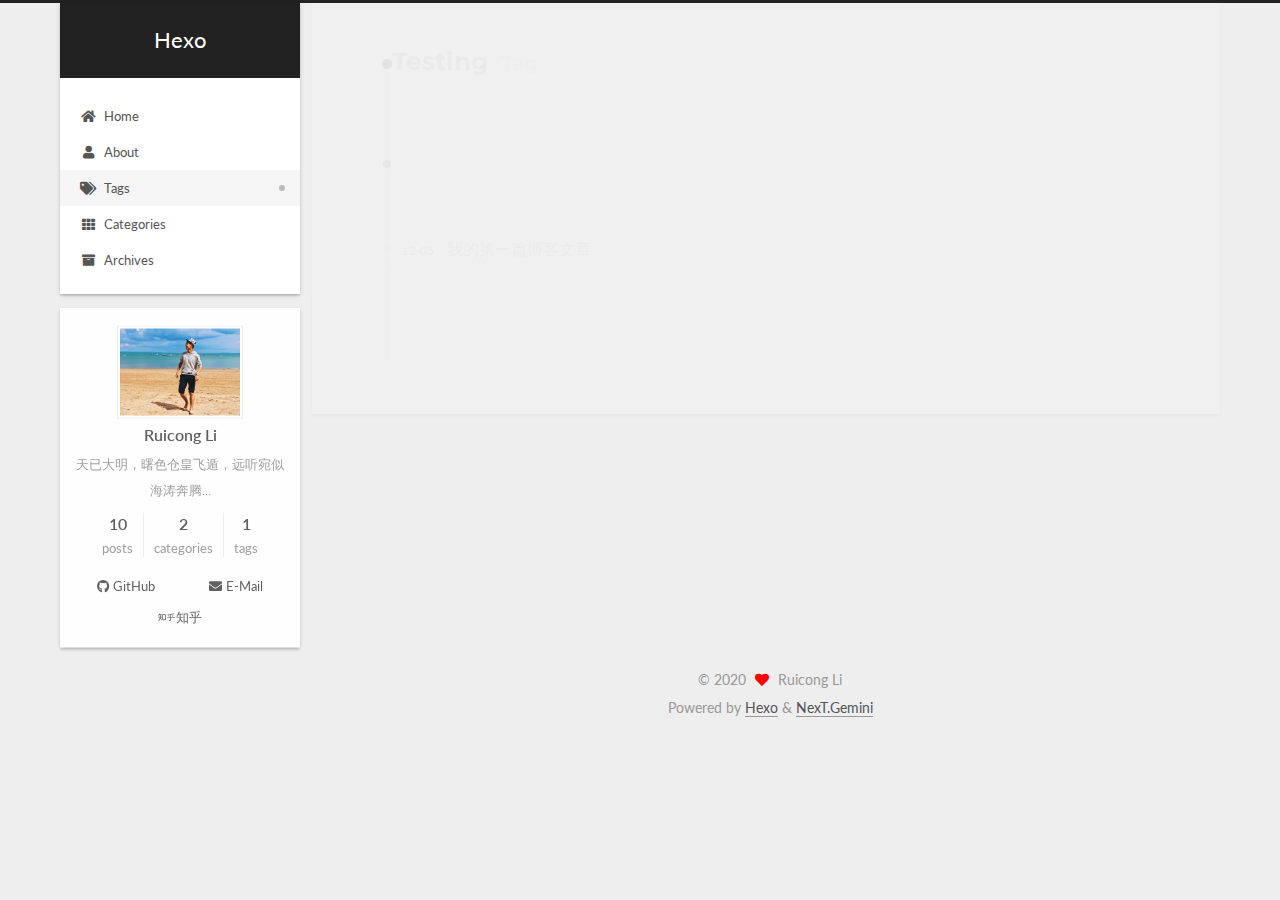
<file: tags/Testing/index.html>
<!DOCTYPE html>
<html lang="en">
<head>
  <meta charset="UTF-8">
<meta name="viewport" content="width=device-width, initial-scale=1, maximum-scale=2">
<meta name="theme-color" content="#222">
<meta name="generator" content="Hexo 5.2.0">
  <link rel="apple-touch-icon" sizes="180x180" href="/images/apple-touch-icon-next.png">
  <link rel="icon" type="image/png" sizes="32x32" href="/images/favicon-32x32-next.png">
  <link rel="icon" type="image/png" sizes="16x16" href="/images/favicon-16x16-next.png">
  <link rel="mask-icon" href="/images/logo.svg" color="#222">

<link rel="stylesheet" href="/css/main.css">

<link rel="stylesheet" href="https://fonts.googleapis.com/css?family=Lato:300,300italic,400,400italic,700,700italic|Montserrat:300,300italic,400,400italic,700,700italic|Source Sans Pro:300,300italic,400,400italic,700,700italic&display=swap&subset=latin,latin-ext">
<link rel="stylesheet" href="/lib/font-awesome/css/all.min.css">

<script id="hexo-configurations">
    var NexT = window.NexT || {};
    var CONFIG = {"hostname":"example.com","root":"/","scheme":"Gemini","version":"7.8.0","exturl":false,"sidebar":{"position":"left","display":"post","padding":18,"offset":12,"onmobile":false},"copycode":{"enable":false,"show_result":false,"style":null},"back2top":{"enable":true,"sidebar":false,"scrollpercent":false},"bookmark":{"enable":false,"color":"#222","save":"auto"},"fancybox":false,"mediumzoom":false,"lazyload":false,"pangu":false,"comments":{"style":"tabs","active":null,"storage":true,"lazyload":false,"nav":null},"algolia":{"hits":{"per_page":10},"labels":{"input_placeholder":"Search for Posts","hits_empty":"We didn't find any results for the search: ${query}","hits_stats":"${hits} results found in ${time} ms"}},"localsearch":{"enable":false,"trigger":"auto","top_n_per_article":1,"unescape":false,"preload":false},"motion":{"enable":true,"async":false,"transition":{"post_block":"fadeIn","post_header":"slideDownIn","post_body":"slideDownIn","coll_header":"slideLeftIn","sidebar":"slideUpIn"}}};
  </script>

  <meta name="description" content="天已大明，曙色仓皇飞遁，远听宛似海涛奔腾...">
<meta property="og:type" content="website">
<meta property="og:title" content="Hexo">
<meta property="og:url" content="http://example.com/tags/Testing/index.html">
<meta property="og:site_name" content="Hexo">
<meta property="og:description" content="天已大明，曙色仓皇飞遁，远听宛似海涛奔腾...">
<meta property="og:locale" content="en_US">
<meta property="article:author" content="Ruicong Li">
<meta name="twitter:card" content="summary">

<link rel="canonical" href="http://example.com/tags/Testing/">


<script id="page-configurations">
  // https://hexo.io/docs/variables.html
  CONFIG.page = {
    sidebar: "",
    isHome : false,
    isPost : false,
    lang   : 'en'
  };
</script>

  <title>Tag: Testing | Hexo</title>
  






  <noscript>
  <style>
  .use-motion .brand,
  .use-motion .menu-item,
  .sidebar-inner,
  .use-motion .post-block,
  .use-motion .pagination,
  .use-motion .comments,
  .use-motion .post-header,
  .use-motion .post-body,
  .use-motion .collection-header { opacity: initial; }

  .use-motion .site-title,
  .use-motion .site-subtitle {
    opacity: initial;
    top: initial;
  }

  .use-motion .logo-line-before i { left: initial; }
  .use-motion .logo-line-after i { right: initial; }
  </style>
</noscript>

</head>

<body itemscope itemtype="http://schema.org/WebPage">
  <div class="container use-motion">
    <div class="headband"></div>

    <header class="header" itemscope itemtype="http://schema.org/WPHeader">
      <div class="header-inner"><div class="site-brand-container">
  <div class="site-nav-toggle">
    <div class="toggle" aria-label="Toggle navigation bar">
      <span class="toggle-line toggle-line-first"></span>
      <span class="toggle-line toggle-line-middle"></span>
      <span class="toggle-line toggle-line-last"></span>
    </div>
  </div>

  <div class="site-meta">

    <a href="/" class="brand" rel="start">
      <span class="logo-line-before"><i></i></span>
      <h1 class="site-title">Hexo</h1>
      <span class="logo-line-after"><i></i></span>
    </a>
  </div>

  <div class="site-nav-right">
    <div class="toggle popup-trigger">
    </div>
  </div>
</div>




<nav class="site-nav">
  <ul id="menu" class="main-menu menu">
        <li class="menu-item menu-item-home">

    <a href="/" rel="section"><i class="fa fa-home fa-fw"></i>Home</a>

  </li>
        <li class="menu-item menu-item-about">

    <a href="/about/" rel="section"><i class="fa fa-user fa-fw"></i>About</a>

  </li>
        <li class="menu-item menu-item-tags">

    <a href="/tags/" rel="section"><i class="fa fa-tags fa-fw"></i>Tags</a>

  </li>
        <li class="menu-item menu-item-categories">

    <a href="/categories/" rel="section"><i class="fa fa-th fa-fw"></i>Categories</a>

  </li>
        <li class="menu-item menu-item-archives">

    <a href="/archives/" rel="section"><i class="fa fa-archive fa-fw"></i>Archives</a>

  </li>
  </ul>
</nav>




</div>
    </header>

    
  <div class="back-to-top">
    <i class="fa fa-arrow-up"></i>
    <span>0%</span>
  </div>


    <main class="main">
      <div class="main-inner">
        <div class="content-wrap">
          

          <div class="content tag">
            

  
  
  
  <div class="post-block">
    <div class="posts-collapse">
      <div class="collection-title">
        <h2 class="collection-header">Testing
          <small>Tag</small>
        </h2>
      </div>

      
    <div class="collection-year">
      <span class="collection-header">2020</span>
    </div>

  <article itemscope itemtype="http://schema.org/Article">
    <header class="post-header">

      <div class="post-meta">
        <time itemprop="dateCreated"
              datetime="2020-12-05T18:30:43+08:00"
              content="2020-12-05">
          12-05
        </time>
      </div>

      <div class="post-title">
          <a class="post-title-link" href="/2020/12/05/%E6%88%91%E7%9A%84%E7%AC%AC%E4%B8%80%E7%AF%87%E5%8D%9A%E5%AE%A2%E6%96%87%E7%AB%A0/" itemprop="url">
            <span itemprop="name">我的第一篇博客文章</span>
          </a>
      </div>

    </header>
  </article>

  <article itemscope itemtype="http://schema.org/Article">
    <header class="post-header">

      <div class="post-meta">
        <time itemprop="dateCreated"
              datetime="2020-12-05T18:26:15+08:00"
              content="2020-12-05">
          12-05
        </time>
      </div>

      <div class="post-title">
          <a class="post-title-link" href="/2020/12/05/hello-world/" itemprop="url">
            <span itemprop="name">标签测试文章</span>
          </a>
      </div>

    </header>
  </article>

    </div>
  </div>
  
  
  

  



          </div>
          

<script>
  window.addEventListener('tabs:register', () => {
    let { activeClass } = CONFIG.comments;
    if (CONFIG.comments.storage) {
      activeClass = localStorage.getItem('comments_active') || activeClass;
    }
    if (activeClass) {
      let activeTab = document.querySelector(`a[href="#comment-${activeClass}"]`);
      if (activeTab) {
        activeTab.click();
      }
    }
  });
  if (CONFIG.comments.storage) {
    window.addEventListener('tabs:click', event => {
      if (!event.target.matches('.tabs-comment .tab-content .tab-pane')) return;
      let commentClass = event.target.classList[1];
      localStorage.setItem('comments_active', commentClass);
    });
  }
</script>

        </div>
          
  
  <div class="toggle sidebar-toggle">
    <span class="toggle-line toggle-line-first"></span>
    <span class="toggle-line toggle-line-middle"></span>
    <span class="toggle-line toggle-line-last"></span>
  </div>

  <aside class="sidebar">
    <div class="sidebar-inner">

      <ul class="sidebar-nav motion-element">
        <li class="sidebar-nav-toc">
          Table of Contents
        </li>
        <li class="sidebar-nav-overview">
          Overview
        </li>
      </ul>

      <!--noindex-->
      <div class="post-toc-wrap sidebar-panel">
      </div>
      <!--/noindex-->

      <div class="site-overview-wrap sidebar-panel">
        <div class="site-author motion-element" itemprop="author" itemscope itemtype="http://schema.org/Person">
    <img class="site-author-image" itemprop="image" alt="Ruicong Li"
      src="/images/profile_img2.jpg">
  <p class="site-author-name" itemprop="name">Ruicong Li</p>
  <div class="site-description" itemprop="description">天已大明，曙色仓皇飞遁，远听宛似海涛奔腾...</div>
</div>
<div class="site-state-wrap motion-element">
  <nav class="site-state">
      <div class="site-state-item site-state-posts">
          <a href="/archives/">
        
          <span class="site-state-item-count">10</span>
          <span class="site-state-item-name">posts</span>
        </a>
      </div>
      <div class="site-state-item site-state-categories">
            <a href="/categories/">
          
        <span class="site-state-item-count">2</span>
        <span class="site-state-item-name">categories</span></a>
      </div>
      <div class="site-state-item site-state-tags">
            <a href="/tags/">
          
        <span class="site-state-item-count">1</span>
        <span class="site-state-item-name">tags</span></a>
      </div>
  </nav>
</div>
  <div class="links-of-author motion-element">
      <span class="links-of-author-item">
        <a href="https://github.com/Ellery-Lee" title="GitHub → https:&#x2F;&#x2F;github.com&#x2F;Ellery-Lee" rel="noopener" target="_blank"><i class="fab fa-github fa-fw"></i>GitHub</a>
      </span>
      <span class="links-of-author-item">
        <a href="https://li.ruicong@outlook.com/" title="E-Mail → https:&#x2F;&#x2F;li.ruicong@outlook.com" rel="noopener" target="_blank"><i class="fa fa-envelope fa-fw"></i>E-Mail</a>
      </span>
      <span class="links-of-author-item">
        <a href="https://www.zhihu.com/people/li-rui-cong-39" title="知乎 → https:&#x2F;&#x2F;www.zhihu.com&#x2F;people&#x2F;li-rui-cong-39" rel="noopener" target="_blank"><i class="fab fa-zhihu fa-fw"></i>知乎</a>
      </span>
  </div>



      </div>

    </div>
  </aside>
  <div id="sidebar-dimmer"></div>


      </div>
    </main>

    <footer class="footer">
      <div class="footer-inner">
        

        

<div class="copyright">
  
  &copy; 
  <span itemprop="copyrightYear">2020</span>
  <span class="with-love">
    <i class="fa fa-heart"></i>
  </span>
  <span class="author" itemprop="copyrightHolder">Ruicong Li</span>
</div>
  <div class="powered-by">Powered by <a href="https://hexo.io/" class="theme-link" rel="noopener" target="_blank">Hexo</a> & <a href="https://theme-next.org/" class="theme-link" rel="noopener" target="_blank">NexT.Gemini</a>
  </div>

        








      </div>
    </footer>
  </div>

  
  <script src="/lib/anime.min.js"></script>
  <script src="/lib/velocity/velocity.min.js"></script>
  <script src="/lib/velocity/velocity.ui.min.js"></script>

<script src="/js/utils.js"></script>

<script src="/js/motion.js"></script>


<script src="/js/schemes/pisces.js"></script>


<script src="/js/next-boot.js"></script>




  















  

  

</body>
</html>
</file>
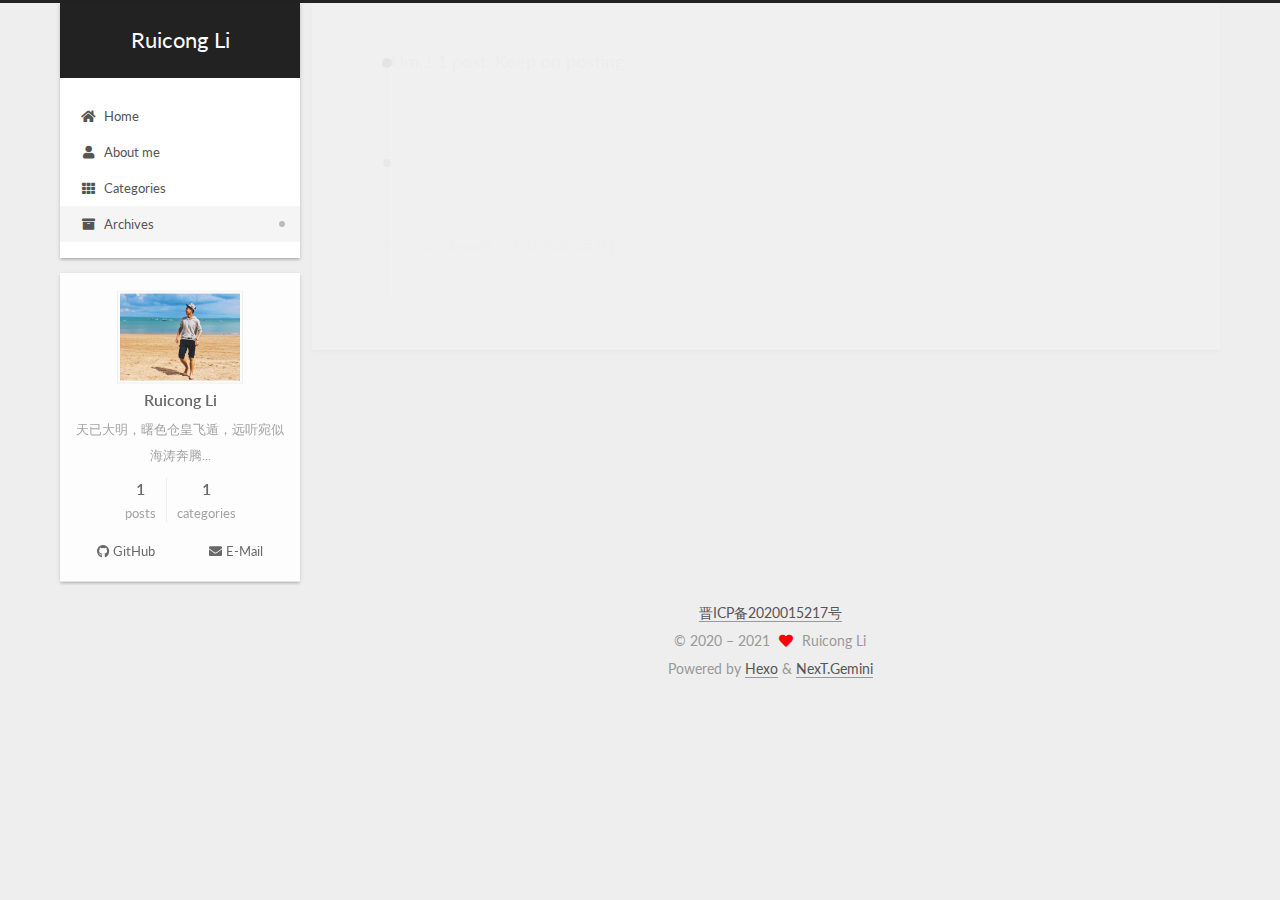
<file: archives/2020/12/index.html>
<!DOCTYPE html>
<html lang="en">
<head>
  <meta charset="UTF-8">
<meta name="viewport" content="width=device-width, initial-scale=1, maximum-scale=2">
<meta name="theme-color" content="#222">
<meta name="generator" content="Hexo 5.2.0">
  <link rel="apple-touch-icon" sizes="180x180" href="/images/apple-touch-icon-next.png">
  <link rel="icon" type="image/png" sizes="32x32" href="/images/favicon-32x32-next.png">
  <link rel="icon" type="image/png" sizes="16x16" href="/images/favicon-16x16-next.png">
  <link rel="mask-icon" href="/images/logo.svg" color="#222">

<link rel="stylesheet" href="/css/main.css">

<link rel="stylesheet" href="https://fonts.googleapis.com/css?family=Lato:300,300italic,400,400italic,700,700italic|Montserrat:300,300italic,400,400italic,700,700italic|Source Sans Pro:300,300italic,400,400italic,700,700italic&display=swap&subset=latin,latin-ext">
<link rel="stylesheet" href="/lib/font-awesome/css/all.min.css">

<script id="hexo-configurations">
    var NexT = window.NexT || {};
    var CONFIG = {"hostname":"example.com","root":"/","scheme":"Gemini","version":"7.8.0","exturl":false,"sidebar":{"position":"left","display":"post","padding":18,"offset":12,"onmobile":false},"copycode":{"enable":false,"show_result":false,"style":null},"back2top":{"enable":true,"sidebar":false,"scrollpercent":false},"bookmark":{"enable":false,"color":"#222","save":"auto"},"fancybox":false,"mediumzoom":false,"lazyload":false,"pangu":false,"comments":{"style":"tabs","active":"disqusjs","storage":true,"lazyload":false,"activeClass":"disqusjs"},"algolia":{"hits":{"per_page":10},"labels":{"input_placeholder":"Search for Posts","hits_empty":"We didn't find any results for the search: ${query}","hits_stats":"${hits} results found in ${time} ms"}},"localsearch":{"enable":false,"trigger":"auto","top_n_per_article":1,"unescape":false,"preload":false},"motion":{"enable":true,"async":false,"transition":{"post_block":"fadeIn","post_header":"slideDownIn","post_body":"slideDownIn","coll_header":"slideLeftIn","sidebar":"slideUpIn"}}};
  </script>

  <meta name="description" content="天已大明，曙色仓皇飞遁，远听宛似海涛奔腾...">
<meta property="og:type" content="website">
<meta property="og:title" content="Ruicong Li">
<meta property="og:url" content="http://example.com/archives/2020/12/index.html">
<meta property="og:site_name" content="Ruicong Li">
<meta property="og:description" content="天已大明，曙色仓皇飞遁，远听宛似海涛奔腾...">
<meta property="og:locale" content="en_US">
<meta property="article:author" content="Ruicong Li">
<meta name="twitter:card" content="summary">

<link rel="canonical" href="http://example.com/archives/2020/12/">


<script id="page-configurations">
  // https://hexo.io/docs/variables.html
  CONFIG.page = {
    sidebar: "",
    isHome : false,
    isPost : false,
    lang   : 'en'
  };
</script>

  <title>Archive | Ruicong Li</title>
  






  <noscript>
  <style>
  .use-motion .brand,
  .use-motion .menu-item,
  .sidebar-inner,
  .use-motion .post-block,
  .use-motion .pagination,
  .use-motion .comments,
  .use-motion .post-header,
  .use-motion .post-body,
  .use-motion .collection-header { opacity: initial; }

  .use-motion .site-title,
  .use-motion .site-subtitle {
    opacity: initial;
    top: initial;
  }

  .use-motion .logo-line-before i { left: initial; }
  .use-motion .logo-line-after i { right: initial; }
  </style>
</noscript>

</head>

<body itemscope itemtype="http://schema.org/WebPage">
  <div class="container use-motion">
    <div class="headband"></div>

    <header class="header" itemscope itemtype="http://schema.org/WPHeader">
      <div class="header-inner"><div class="site-brand-container">
  <div class="site-nav-toggle">
    <div class="toggle" aria-label="Toggle navigation bar">
      <span class="toggle-line toggle-line-first"></span>
      <span class="toggle-line toggle-line-middle"></span>
      <span class="toggle-line toggle-line-last"></span>
    </div>
  </div>

  <div class="site-meta">

    <a href="/" class="brand" rel="start">
      <span class="logo-line-before"><i></i></span>
      <h1 class="site-title">Ruicong Li</h1>
      <span class="logo-line-after"><i></i></span>
    </a>
  </div>

  <div class="site-nav-right">
    <div class="toggle popup-trigger">
    </div>
  </div>
</div>




<nav class="site-nav">
  <ul id="menu" class="main-menu menu">
        <li class="menu-item menu-item-home">

    <a href="/" rel="section"><i class="fa fa-home fa-fw"></i>Home</a>

  </li>
        <li class="menu-item menu-item-about-me">

    <a href="/about/" rel="section"><i class="fa fa-user fa-fw"></i>About me</a>

  </li>
        <li class="menu-item menu-item-categories">

    <a href="/categories/" rel="section"><i class="fa fa-th fa-fw"></i>Categories</a>

  </li>
        <li class="menu-item menu-item-archives">

    <a href="/archives/" rel="section"><i class="fa fa-archive fa-fw"></i>Archives</a>

  </li>
  </ul>
</nav>




</div>
    </header>

    
  <div class="back-to-top">
    <i class="fa fa-arrow-up"></i>
    <span>0%</span>
  </div>


    <main class="main">
      <div class="main-inner">
        <div class="content-wrap">
          

          <div class="content archive">
            

  
  
  
  <div class="post-block">
    <div class="posts-collapse">
      <div class="collection-title">
        <span class="collection-header">Um..! 1 post. Keep on posting.</span>
      </div>

      
    <div class="collection-year">
      <span class="collection-header">2020</span>
    </div>

  <article itemscope itemtype="http://schema.org/Article">
    <header class="post-header">

      <div class="post-meta">
        <time itemprop="dateCreated"
              datetime="2020-12-05T18:36:51+08:00"
              content="2020-12-05">
          12-05
        </time>
      </div>

      <div class="post-title">
          <a class="post-title-link" href="/2020/12/05/Java%E5%AD%A6%E4%B9%A0%E6%96%B9%E6%B3%95%E6%8C%87%E5%8D%97-%E8%80%81%E6%9D%9C/" itemprop="url">
            <span itemprop="name">Java学习方法指南(老杜)</span>
          </a>
      </div>

    </header>
  </article>


    </div>
  </div>
  
  
  

  



          </div>
          

<script>
  window.addEventListener('tabs:register', () => {
    let { activeClass } = CONFIG.comments;
    if (CONFIG.comments.storage) {
      activeClass = localStorage.getItem('comments_active') || activeClass;
    }
    if (activeClass) {
      let activeTab = document.querySelector(`a[href="#comment-${activeClass}"]`);
      if (activeTab) {
        activeTab.click();
      }
    }
  });
  if (CONFIG.comments.storage) {
    window.addEventListener('tabs:click', event => {
      if (!event.target.matches('.tabs-comment .tab-content .tab-pane')) return;
      let commentClass = event.target.classList[1];
      localStorage.setItem('comments_active', commentClass);
    });
  }
</script>

        </div>
          
  
  <div class="toggle sidebar-toggle">
    <span class="toggle-line toggle-line-first"></span>
    <span class="toggle-line toggle-line-middle"></span>
    <span class="toggle-line toggle-line-last"></span>
  </div>

  <aside class="sidebar">
    <div class="sidebar-inner">

      <ul class="sidebar-nav motion-element">
        <li class="sidebar-nav-toc">
          Table of Contents
        </li>
        <li class="sidebar-nav-overview">
          Overview
        </li>
      </ul>

      <!--noindex-->
      <div class="post-toc-wrap sidebar-panel">
      </div>
      <!--/noindex-->

      <div class="site-overview-wrap sidebar-panel">
        <div class="site-author motion-element" itemprop="author" itemscope itemtype="http://schema.org/Person">
    <img class="site-author-image" itemprop="image" alt="Ruicong Li"
      src="/images/profile_img2.jpg">
  <p class="site-author-name" itemprop="name">Ruicong Li</p>
  <div class="site-description" itemprop="description">天已大明，曙色仓皇飞遁，远听宛似海涛奔腾...</div>
</div>
<div class="site-state-wrap motion-element">
  <nav class="site-state">
      <div class="site-state-item site-state-posts">
          <a href="/archives/">
        
          <span class="site-state-item-count">1</span>
          <span class="site-state-item-name">posts</span>
        </a>
      </div>
      <div class="site-state-item site-state-categories">
            <a href="/categories/">
          
        <span class="site-state-item-count">1</span>
        <span class="site-state-item-name">categories</span></a>
      </div>
  </nav>
</div>
  <div class="links-of-author motion-element">
      <span class="links-of-author-item">
        <a href="https://github.com/Ellery-Lee" title="GitHub → https:&#x2F;&#x2F;github.com&#x2F;Ellery-Lee" rel="noopener" target="_blank"><i class="fab fa-github fa-fw"></i>GitHub</a>
      </span>
      <span class="links-of-author-item">
        <a href="https://li.ruicong@outlook.com/" title="E-Mail → https:&#x2F;&#x2F;li.ruicong@outlook.com" rel="noopener" target="_blank"><i class="fa fa-envelope fa-fw"></i>E-Mail</a>
      </span>
  </div>



      </div>

    </div>
  </aside>
  <div id="sidebar-dimmer"></div>


      </div>
    </main>

    <footer class="footer">
      <div class="footer-inner">
        

        
  <div class="beian"><a href="https://beian.miit.gov.cn/" rel="noopener" target="_blank">晋ICP备2020015217号 </a>
  </div>

<div class="copyright">
  
  &copy; 2020 – 
  <span itemprop="copyrightYear">2021</span>
  <span class="with-love">
    <i class="fa fa-heart"></i>
  </span>
  <span class="author" itemprop="copyrightHolder">Ruicong Li</span>
</div>
  <div class="powered-by">Powered by <a href="https://hexo.io/" class="theme-link" rel="noopener" target="_blank">Hexo</a> & <a href="https://theme-next.org/" class="theme-link" rel="noopener" target="_blank">NexT.Gemini</a>
  </div>

        








      </div>
    </footer>
  </div>

  
  <script src="/lib/anime.min.js"></script>
  <script src="/lib/velocity/velocity.min.js"></script>
  <script src="/lib/velocity/velocity.ui.min.js"></script>

<script src="/js/utils.js"></script>

<script src="/js/motion.js"></script>


<script src="/js/schemes/pisces.js"></script>


<script src="/js/next-boot.js"></script>




  















  

  


</body>
</html>
</file>
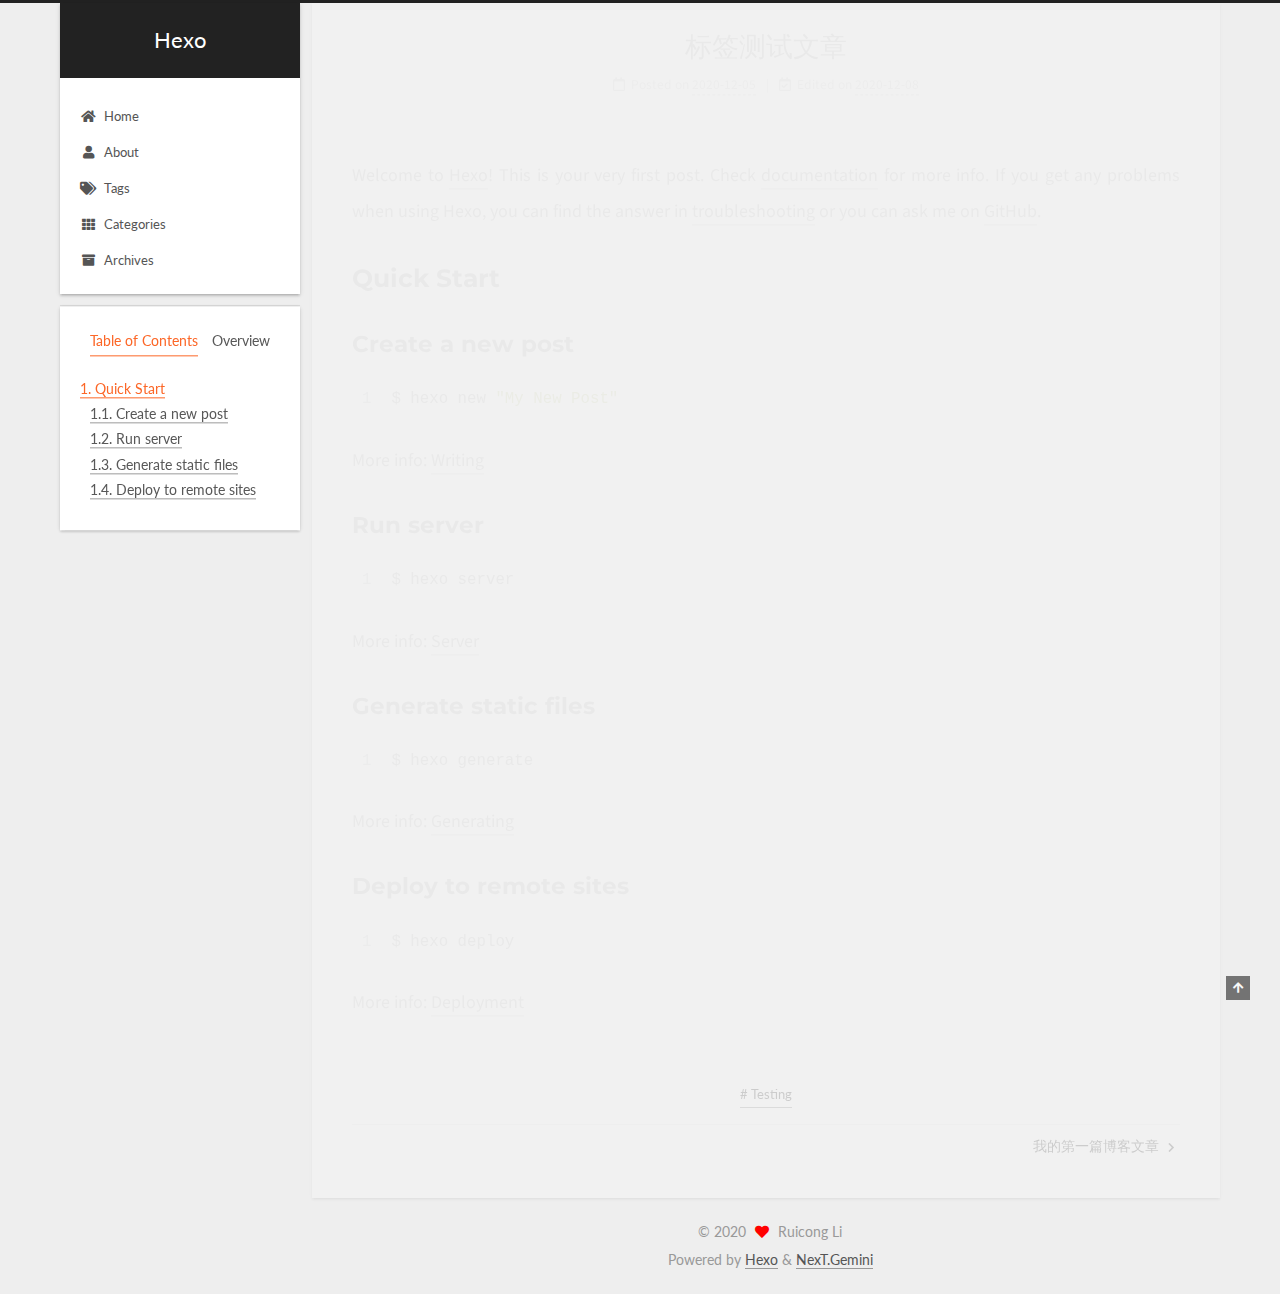
<file: 2020/12/05/hello-world/index.html>
<!DOCTYPE html>
<html lang="en">
<head>
  <meta charset="UTF-8">
<meta name="viewport" content="width=device-width, initial-scale=1, maximum-scale=2">
<meta name="theme-color" content="#222">
<meta name="generator" content="Hexo 5.2.0">
  <link rel="apple-touch-icon" sizes="180x180" href="/images/apple-touch-icon-next.png">
  <link rel="icon" type="image/png" sizes="32x32" href="/images/favicon-32x32-next.png">
  <link rel="icon" type="image/png" sizes="16x16" href="/images/favicon-16x16-next.png">
  <link rel="mask-icon" href="/images/logo.svg" color="#222">

<link rel="stylesheet" href="/css/main.css">

<link rel="stylesheet" href="https://fonts.googleapis.com/css?family=Lato:300,300italic,400,400italic,700,700italic|Montserrat:300,300italic,400,400italic,700,700italic|Source Sans Pro:300,300italic,400,400italic,700,700italic&display=swap&subset=latin,latin-ext">
<link rel="stylesheet" href="/lib/font-awesome/css/all.min.css">

<script id="hexo-configurations">
    var NexT = window.NexT || {};
    var CONFIG = {"hostname":"example.com","root":"/","scheme":"Gemini","version":"7.8.0","exturl":false,"sidebar":{"position":"left","display":"post","padding":18,"offset":12,"onmobile":false},"copycode":{"enable":false,"show_result":false,"style":null},"back2top":{"enable":true,"sidebar":false,"scrollpercent":false},"bookmark":{"enable":false,"color":"#222","save":"auto"},"fancybox":false,"mediumzoom":false,"lazyload":false,"pangu":false,"comments":{"style":"tabs","active":null,"storage":true,"lazyload":false,"nav":null},"algolia":{"hits":{"per_page":10},"labels":{"input_placeholder":"Search for Posts","hits_empty":"We didn't find any results for the search: ${query}","hits_stats":"${hits} results found in ${time} ms"}},"localsearch":{"enable":false,"trigger":"auto","top_n_per_article":1,"unescape":false,"preload":false},"motion":{"enable":true,"async":false,"transition":{"post_block":"fadeIn","post_header":"slideDownIn","post_body":"slideDownIn","coll_header":"slideLeftIn","sidebar":"slideUpIn"}}};
  </script>

  <meta name="description" content="Welcome to Hexo! This is your very first post. Check documentation for more info. If you get any problems when using Hexo, you can find the answer in troubleshooting or you can ask me on GitHub. Quick">
<meta property="og:type" content="article">
<meta property="og:title" content="标签测试文章">
<meta property="og:url" content="http://example.com/2020/12/05/hello-world/index.html">
<meta property="og:site_name" content="Hexo">
<meta property="og:description" content="Welcome to Hexo! This is your very first post. Check documentation for more info. If you get any problems when using Hexo, you can find the answer in troubleshooting or you can ask me on GitHub. Quick">
<meta property="og:locale" content="en_US">
<meta property="article:published_time" content="2020-12-05T10:26:15.857Z">
<meta property="article:modified_time" content="2020-12-08T13:33:01.659Z">
<meta property="article:author" content="Ruicong Li">
<meta property="article:tag" content="Testing">
<meta name="twitter:card" content="summary">

<link rel="canonical" href="http://example.com/2020/12/05/hello-world/">


<script id="page-configurations">
  // https://hexo.io/docs/variables.html
  CONFIG.page = {
    sidebar: "",
    isHome : false,
    isPost : true,
    lang   : 'en'
  };
</script>

  <title>标签测试文章 | Hexo</title>
  






  <noscript>
  <style>
  .use-motion .brand,
  .use-motion .menu-item,
  .sidebar-inner,
  .use-motion .post-block,
  .use-motion .pagination,
  .use-motion .comments,
  .use-motion .post-header,
  .use-motion .post-body,
  .use-motion .collection-header { opacity: initial; }

  .use-motion .site-title,
  .use-motion .site-subtitle {
    opacity: initial;
    top: initial;
  }

  .use-motion .logo-line-before i { left: initial; }
  .use-motion .logo-line-after i { right: initial; }
  </style>
</noscript>

</head>

<body itemscope itemtype="http://schema.org/WebPage">
  <div class="container use-motion">
    <div class="headband"></div>

    <header class="header" itemscope itemtype="http://schema.org/WPHeader">
      <div class="header-inner"><div class="site-brand-container">
  <div class="site-nav-toggle">
    <div class="toggle" aria-label="Toggle navigation bar">
      <span class="toggle-line toggle-line-first"></span>
      <span class="toggle-line toggle-line-middle"></span>
      <span class="toggle-line toggle-line-last"></span>
    </div>
  </div>

  <div class="site-meta">

    <a href="/" class="brand" rel="start">
      <span class="logo-line-before"><i></i></span>
      <h1 class="site-title">Hexo</h1>
      <span class="logo-line-after"><i></i></span>
    </a>
  </div>

  <div class="site-nav-right">
    <div class="toggle popup-trigger">
    </div>
  </div>
</div>




<nav class="site-nav">
  <ul id="menu" class="main-menu menu">
        <li class="menu-item menu-item-home">

    <a href="/" rel="section"><i class="fa fa-home fa-fw"></i>Home</a>

  </li>
        <li class="menu-item menu-item-about">

    <a href="/about/" rel="section"><i class="fa fa-user fa-fw"></i>About</a>

  </li>
        <li class="menu-item menu-item-tags">

    <a href="/tags/" rel="section"><i class="fa fa-tags fa-fw"></i>Tags</a>

  </li>
        <li class="menu-item menu-item-categories">

    <a href="/categories/" rel="section"><i class="fa fa-th fa-fw"></i>Categories</a>

  </li>
        <li class="menu-item menu-item-archives">

    <a href="/archives/" rel="section"><i class="fa fa-archive fa-fw"></i>Archives</a>

  </li>
  </ul>
</nav>




</div>
    </header>

    
  <div class="back-to-top">
    <i class="fa fa-arrow-up"></i>
    <span>0%</span>
  </div>


    <main class="main">
      <div class="main-inner">
        <div class="content-wrap">
          

          <div class="content post posts-expand">
            

    
  
  
  <article itemscope itemtype="http://schema.org/Article" class="post-block" lang="en">
    <link itemprop="mainEntityOfPage" href="http://example.com/2020/12/05/hello-world/">

    <span hidden itemprop="author" itemscope itemtype="http://schema.org/Person">
      <meta itemprop="image" content="/images/profile_img2.jpg">
      <meta itemprop="name" content="Ruicong Li">
      <meta itemprop="description" content="天已大明，曙色仓皇飞遁，远听宛似海涛奔腾...">
    </span>

    <span hidden itemprop="publisher" itemscope itemtype="http://schema.org/Organization">
      <meta itemprop="name" content="Hexo">
    </span>
      <header class="post-header">
        <h1 class="post-title" itemprop="name headline">
          标签测试文章
        </h1>

        <div class="post-meta">
            <span class="post-meta-item">
              <span class="post-meta-item-icon">
                <i class="far fa-calendar"></i>
              </span>
              <span class="post-meta-item-text">Posted on</span>

              <time title="Created: 2020-12-05 18:26:15" itemprop="dateCreated datePublished" datetime="2020-12-05T18:26:15+08:00">2020-12-05</time>
            </span>
              <span class="post-meta-item">
                <span class="post-meta-item-icon">
                  <i class="far fa-calendar-check"></i>
                </span>
                <span class="post-meta-item-text">Edited on</span>
                <time title="Modified: 2020-12-08 21:33:01" itemprop="dateModified" datetime="2020-12-08T21:33:01+08:00">2020-12-08</time>
              </span>

          

        </div>
      </header>

    
    
    
    <div class="post-body" itemprop="articleBody">

      
        <p>Welcome to <a target="_blank" rel="noopener" href="https://hexo.io/">Hexo</a>! This is your very first post. Check <a target="_blank" rel="noopener" href="https://hexo.io/docs/">documentation</a> for more info. If you get any problems when using Hexo, you can find the answer in <a target="_blank" rel="noopener" href="https://hexo.io/docs/troubleshooting.html">troubleshooting</a> or you can ask me on <a target="_blank" rel="noopener" href="https://github.com/hexojs/hexo/issues">GitHub</a>.</p>
<h2 id="Quick-Start"><a href="#Quick-Start" class="headerlink" title="Quick Start"></a>Quick Start</h2><h3 id="Create-a-new-post"><a href="#Create-a-new-post" class="headerlink" title="Create a new post"></a>Create a new post</h3><figure class="highlight bash"><table><tr><td class="gutter"><pre><span class="line">1</span><br></pre></td><td class="code"><pre><span class="line">$ hexo new <span class="string">&quot;My New Post&quot;</span></span><br></pre></td></tr></table></figure>

<p>More info: <a target="_blank" rel="noopener" href="https://hexo.io/docs/writing.html">Writing</a></p>
<h3 id="Run-server"><a href="#Run-server" class="headerlink" title="Run server"></a>Run server</h3><figure class="highlight bash"><table><tr><td class="gutter"><pre><span class="line">1</span><br></pre></td><td class="code"><pre><span class="line">$ hexo server</span><br></pre></td></tr></table></figure>

<p>More info: <a target="_blank" rel="noopener" href="https://hexo.io/docs/server.html">Server</a></p>
<h3 id="Generate-static-files"><a href="#Generate-static-files" class="headerlink" title="Generate static files"></a>Generate static files</h3><figure class="highlight bash"><table><tr><td class="gutter"><pre><span class="line">1</span><br></pre></td><td class="code"><pre><span class="line">$ hexo generate</span><br></pre></td></tr></table></figure>

<p>More info: <a target="_blank" rel="noopener" href="https://hexo.io/docs/generating.html">Generating</a></p>
<h3 id="Deploy-to-remote-sites"><a href="#Deploy-to-remote-sites" class="headerlink" title="Deploy to remote sites"></a>Deploy to remote sites</h3><figure class="highlight bash"><table><tr><td class="gutter"><pre><span class="line">1</span><br></pre></td><td class="code"><pre><span class="line">$ hexo deploy</span><br></pre></td></tr></table></figure>

<p>More info: <a target="_blank" rel="noopener" href="https://hexo.io/docs/one-command-deployment.html">Deployment</a></p>

    </div>

    
    
    

      <footer class="post-footer">
          <div class="post-tags">
              <a href="/tags/Testing/" rel="tag"># Testing</a>
          </div>

        


        
    <div class="post-nav">
      <div class="post-nav-item"></div>
      <div class="post-nav-item">
    <a href="/2020/12/05/%E6%88%91%E7%9A%84%E7%AC%AC%E4%B8%80%E7%AF%87%E5%8D%9A%E5%AE%A2%E6%96%87%E7%AB%A0/" rel="next" title="我的第一篇博客文章">
      我的第一篇博客文章 <i class="fa fa-chevron-right"></i>
    </a></div>
    </div>
      </footer>
    
  </article>
  
  
  



          </div>
          

<script>
  window.addEventListener('tabs:register', () => {
    let { activeClass } = CONFIG.comments;
    if (CONFIG.comments.storage) {
      activeClass = localStorage.getItem('comments_active') || activeClass;
    }
    if (activeClass) {
      let activeTab = document.querySelector(`a[href="#comment-${activeClass}"]`);
      if (activeTab) {
        activeTab.click();
      }
    }
  });
  if (CONFIG.comments.storage) {
    window.addEventListener('tabs:click', event => {
      if (!event.target.matches('.tabs-comment .tab-content .tab-pane')) return;
      let commentClass = event.target.classList[1];
      localStorage.setItem('comments_active', commentClass);
    });
  }
</script>

        </div>
          
  
  <div class="toggle sidebar-toggle">
    <span class="toggle-line toggle-line-first"></span>
    <span class="toggle-line toggle-line-middle"></span>
    <span class="toggle-line toggle-line-last"></span>
  </div>

  <aside class="sidebar">
    <div class="sidebar-inner">

      <ul class="sidebar-nav motion-element">
        <li class="sidebar-nav-toc">
          Table of Contents
        </li>
        <li class="sidebar-nav-overview">
          Overview
        </li>
      </ul>

      <!--noindex-->
      <div class="post-toc-wrap sidebar-panel">
          <div class="post-toc motion-element"><ol class="nav"><li class="nav-item nav-level-2"><a class="nav-link" href="#Quick-Start"><span class="nav-number">1.</span> <span class="nav-text">Quick Start</span></a><ol class="nav-child"><li class="nav-item nav-level-3"><a class="nav-link" href="#Create-a-new-post"><span class="nav-number">1.1.</span> <span class="nav-text">Create a new post</span></a></li><li class="nav-item nav-level-3"><a class="nav-link" href="#Run-server"><span class="nav-number">1.2.</span> <span class="nav-text">Run server</span></a></li><li class="nav-item nav-level-3"><a class="nav-link" href="#Generate-static-files"><span class="nav-number">1.3.</span> <span class="nav-text">Generate static files</span></a></li><li class="nav-item nav-level-3"><a class="nav-link" href="#Deploy-to-remote-sites"><span class="nav-number">1.4.</span> <span class="nav-text">Deploy to remote sites</span></a></li></ol></li></ol></div>
      </div>
      <!--/noindex-->

      <div class="site-overview-wrap sidebar-panel">
        <div class="site-author motion-element" itemprop="author" itemscope itemtype="http://schema.org/Person">
    <img class="site-author-image" itemprop="image" alt="Ruicong Li"
      src="/images/profile_img2.jpg">
  <p class="site-author-name" itemprop="name">Ruicong Li</p>
  <div class="site-description" itemprop="description">天已大明，曙色仓皇飞遁，远听宛似海涛奔腾...</div>
</div>
<div class="site-state-wrap motion-element">
  <nav class="site-state">
      <div class="site-state-item site-state-posts">
          <a href="/archives/">
        
          <span class="site-state-item-count">10</span>
          <span class="site-state-item-name">posts</span>
        </a>
      </div>
      <div class="site-state-item site-state-categories">
            <a href="/categories/">
          
        <span class="site-state-item-count">2</span>
        <span class="site-state-item-name">categories</span></a>
      </div>
      <div class="site-state-item site-state-tags">
            <a href="/tags/">
          
        <span class="site-state-item-count">1</span>
        <span class="site-state-item-name">tags</span></a>
      </div>
  </nav>
</div>
  <div class="links-of-author motion-element">
      <span class="links-of-author-item">
        <a href="https://github.com/Ellery-Lee" title="GitHub → https:&#x2F;&#x2F;github.com&#x2F;Ellery-Lee" rel="noopener" target="_blank"><i class="fab fa-github fa-fw"></i>GitHub</a>
      </span>
      <span class="links-of-author-item">
        <a href="https://li.ruicong@outlook.com/" title="E-Mail → https:&#x2F;&#x2F;li.ruicong@outlook.com" rel="noopener" target="_blank"><i class="fa fa-envelope fa-fw"></i>E-Mail</a>
      </span>
      <span class="links-of-author-item">
        <a href="https://www.zhihu.com/people/li-rui-cong-39" title="知乎 → https:&#x2F;&#x2F;www.zhihu.com&#x2F;people&#x2F;li-rui-cong-39" rel="noopener" target="_blank"><i class="fab fa-zhihu fa-fw"></i>知乎</a>
      </span>
  </div>



      </div>

    </div>
  </aside>
  <div id="sidebar-dimmer"></div>


      </div>
    </main>

    <footer class="footer">
      <div class="footer-inner">
        

        

<div class="copyright">
  
  &copy; 
  <span itemprop="copyrightYear">2020</span>
  <span class="with-love">
    <i class="fa fa-heart"></i>
  </span>
  <span class="author" itemprop="copyrightHolder">Ruicong Li</span>
</div>
  <div class="powered-by">Powered by <a href="https://hexo.io/" class="theme-link" rel="noopener" target="_blank">Hexo</a> & <a href="https://theme-next.org/" class="theme-link" rel="noopener" target="_blank">NexT.Gemini</a>
  </div>

        








      </div>
    </footer>
  </div>

  
  <script src="/lib/anime.min.js"></script>
  <script src="/lib/velocity/velocity.min.js"></script>
  <script src="/lib/velocity/velocity.ui.min.js"></script>

<script src="/js/utils.js"></script>

<script src="/js/motion.js"></script>


<script src="/js/schemes/pisces.js"></script>


<script src="/js/next-boot.js"></script>




  















  

  

</body>
</html>
</file>
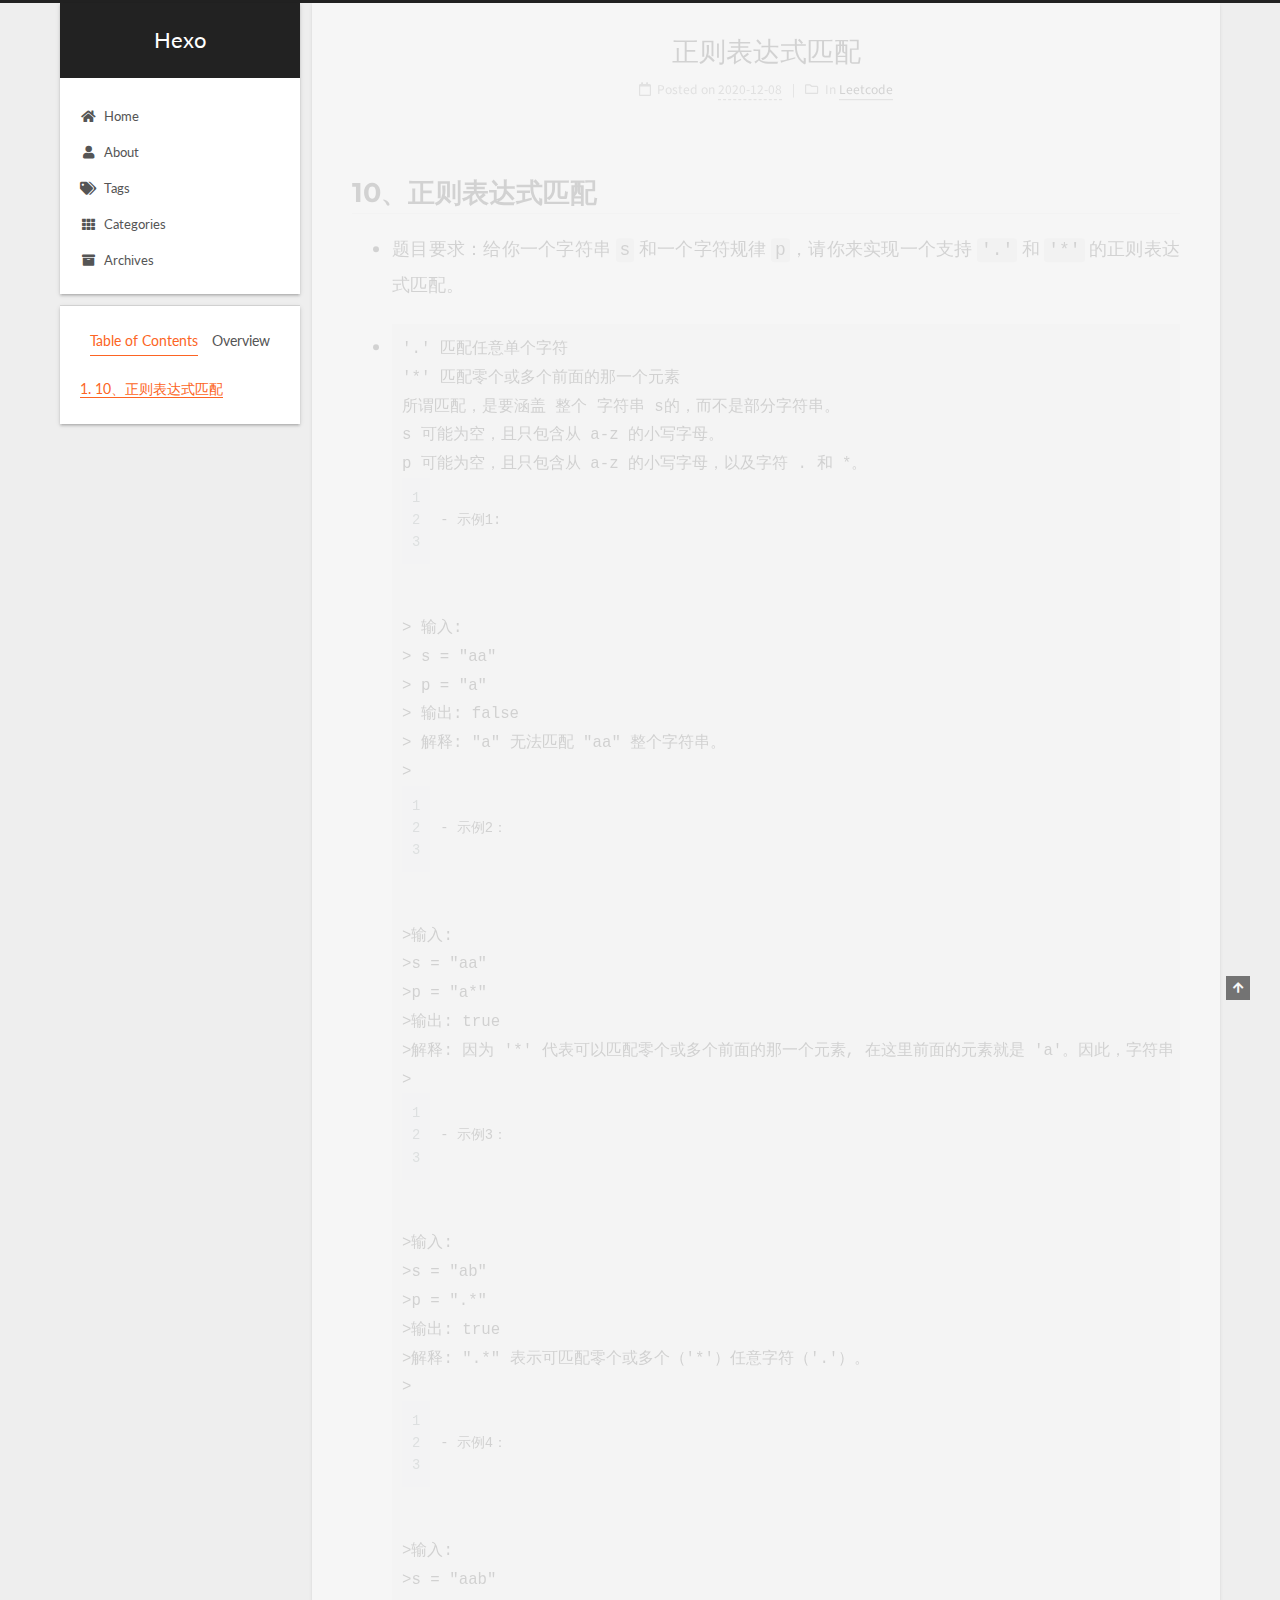
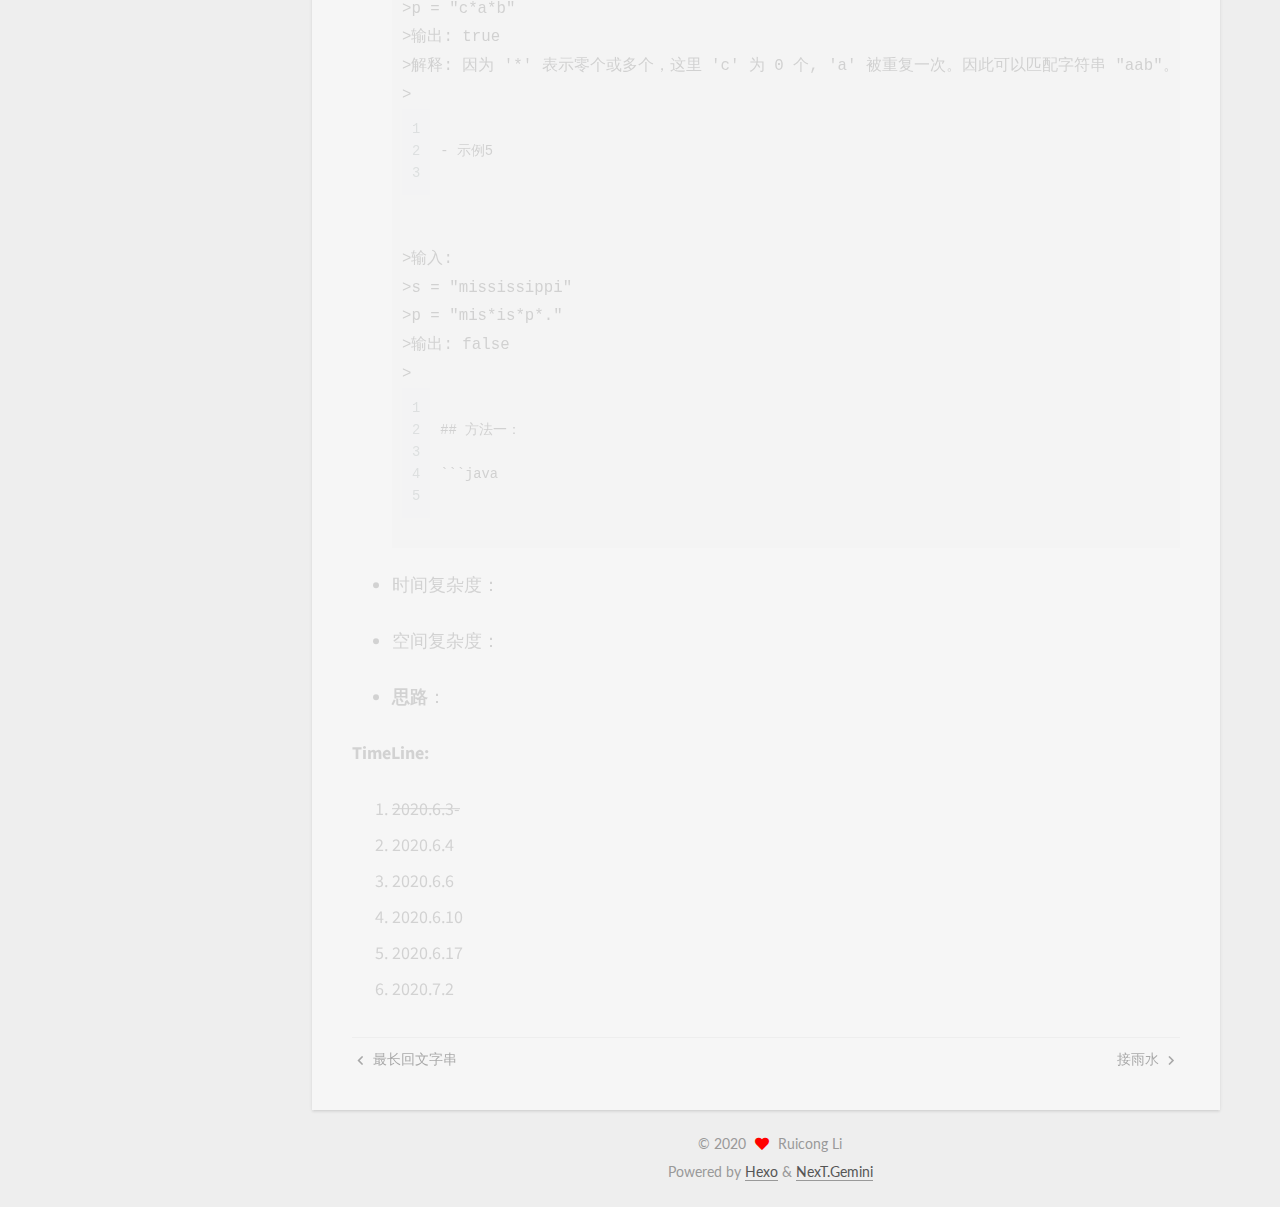
<file: 2020/12/08/10、正则表达式匹配/index.html>
<!DOCTYPE html>
<html lang="en">
<head>
  <meta charset="UTF-8">
<meta name="viewport" content="width=device-width, initial-scale=1, maximum-scale=2">
<meta name="theme-color" content="#222">
<meta name="generator" content="Hexo 5.2.0">
  <link rel="apple-touch-icon" sizes="180x180" href="/images/apple-touch-icon-next.png">
  <link rel="icon" type="image/png" sizes="32x32" href="/images/favicon-32x32-next.png">
  <link rel="icon" type="image/png" sizes="16x16" href="/images/favicon-16x16-next.png">
  <link rel="mask-icon" href="/images/logo.svg" color="#222">

<link rel="stylesheet" href="/css/main.css">

<link rel="stylesheet" href="https://fonts.googleapis.com/css?family=Lato:300,300italic,400,400italic,700,700italic|Montserrat:300,300italic,400,400italic,700,700italic|Source Sans Pro:300,300italic,400,400italic,700,700italic&display=swap&subset=latin,latin-ext">
<link rel="stylesheet" href="/lib/font-awesome/css/all.min.css">

<script id="hexo-configurations">
    var NexT = window.NexT || {};
    var CONFIG = {"hostname":"example.com","root":"/","scheme":"Gemini","version":"7.8.0","exturl":false,"sidebar":{"position":"left","display":"post","padding":18,"offset":12,"onmobile":false},"copycode":{"enable":false,"show_result":false,"style":null},"back2top":{"enable":true,"sidebar":false,"scrollpercent":false},"bookmark":{"enable":false,"color":"#222","save":"auto"},"fancybox":false,"mediumzoom":false,"lazyload":false,"pangu":false,"comments":{"style":"tabs","active":null,"storage":true,"lazyload":false,"nav":null},"algolia":{"hits":{"per_page":10},"labels":{"input_placeholder":"Search for Posts","hits_empty":"We didn't find any results for the search: ${query}","hits_stats":"${hits} results found in ${time} ms"}},"localsearch":{"enable":false,"trigger":"auto","top_n_per_article":1,"unescape":false,"preload":false},"motion":{"enable":true,"async":false,"transition":{"post_block":"fadeIn","post_header":"slideDownIn","post_body":"slideDownIn","coll_header":"slideLeftIn","sidebar":"slideUpIn"}}};
  </script>

  <meta name="description" content="10、正则表达式匹配 题目要求：给你一个字符串 s 和一个字符规律 p，请你来实现一个支持 &#39;.&#39; 和 &#39;*&#39; 的正则表达式匹配。  &#39;.&#39; 匹配任意单个字符 &#39;*&#39; 匹配零个或多个前面的那一个元素 所谓匹配，是要涵盖 整个 字符串 s的，而不是部分字符串。 s 可能为空，且只包含从 a-z 的小写字母。 p 可能为空，且只包含从 a">
<meta property="og:type" content="article">
<meta property="og:title" content="正则表达式匹配">
<meta property="og:url" content="http://example.com/2020/12/08/10%E3%80%81%E6%AD%A3%E5%88%99%E8%A1%A8%E8%BE%BE%E5%BC%8F%E5%8C%B9%E9%85%8D/index.html">
<meta property="og:site_name" content="Hexo">
<meta property="og:description" content="10、正则表达式匹配 题目要求：给你一个字符串 s 和一个字符规律 p，请你来实现一个支持 &#39;.&#39; 和 &#39;*&#39; 的正则表达式匹配。  &#39;.&#39; 匹配任意单个字符 &#39;*&#39; 匹配零个或多个前面的那一个元素 所谓匹配，是要涵盖 整个 字符串 s的，而不是部分字符串。 s 可能为空，且只包含从 a-z 的小写字母。 p 可能为空，且只包含从 a">
<meta property="og:locale" content="en_US">
<meta property="article:published_time" content="2020-12-08T07:23:21.085Z">
<meta property="article:modified_time" content="2020-12-08T13:15:38.456Z">
<meta property="article:author" content="Ruicong Li">
<meta name="twitter:card" content="summary">

<link rel="canonical" href="http://example.com/2020/12/08/10%E3%80%81%E6%AD%A3%E5%88%99%E8%A1%A8%E8%BE%BE%E5%BC%8F%E5%8C%B9%E9%85%8D/">


<script id="page-configurations">
  // https://hexo.io/docs/variables.html
  CONFIG.page = {
    sidebar: "",
    isHome : false,
    isPost : true,
    lang   : 'en'
  };
</script>

  <title>正则表达式匹配 | Hexo</title>
  






  <noscript>
  <style>
  .use-motion .brand,
  .use-motion .menu-item,
  .sidebar-inner,
  .use-motion .post-block,
  .use-motion .pagination,
  .use-motion .comments,
  .use-motion .post-header,
  .use-motion .post-body,
  .use-motion .collection-header { opacity: initial; }

  .use-motion .site-title,
  .use-motion .site-subtitle {
    opacity: initial;
    top: initial;
  }

  .use-motion .logo-line-before i { left: initial; }
  .use-motion .logo-line-after i { right: initial; }
  </style>
</noscript>

</head>

<body itemscope itemtype="http://schema.org/WebPage">
  <div class="container use-motion">
    <div class="headband"></div>

    <header class="header" itemscope itemtype="http://schema.org/WPHeader">
      <div class="header-inner"><div class="site-brand-container">
  <div class="site-nav-toggle">
    <div class="toggle" aria-label="Toggle navigation bar">
      <span class="toggle-line toggle-line-first"></span>
      <span class="toggle-line toggle-line-middle"></span>
      <span class="toggle-line toggle-line-last"></span>
    </div>
  </div>

  <div class="site-meta">

    <a href="/" class="brand" rel="start">
      <span class="logo-line-before"><i></i></span>
      <h1 class="site-title">Hexo</h1>
      <span class="logo-line-after"><i></i></span>
    </a>
  </div>

  <div class="site-nav-right">
    <div class="toggle popup-trigger">
    </div>
  </div>
</div>




<nav class="site-nav">
  <ul id="menu" class="main-menu menu">
        <li class="menu-item menu-item-home">

    <a href="/" rel="section"><i class="fa fa-home fa-fw"></i>Home</a>

  </li>
        <li class="menu-item menu-item-about">

    <a href="/about/" rel="section"><i class="fa fa-user fa-fw"></i>About</a>

  </li>
        <li class="menu-item menu-item-tags">

    <a href="/tags/" rel="section"><i class="fa fa-tags fa-fw"></i>Tags</a>

  </li>
        <li class="menu-item menu-item-categories">

    <a href="/categories/" rel="section"><i class="fa fa-th fa-fw"></i>Categories</a>

  </li>
        <li class="menu-item menu-item-archives">

    <a href="/archives/" rel="section"><i class="fa fa-archive fa-fw"></i>Archives</a>

  </li>
  </ul>
</nav>




</div>
    </header>

    
  <div class="back-to-top">
    <i class="fa fa-arrow-up"></i>
    <span>0%</span>
  </div>


    <main class="main">
      <div class="main-inner">
        <div class="content-wrap">
          

          <div class="content post posts-expand">
            

    
  
  
  <article itemscope itemtype="http://schema.org/Article" class="post-block" lang="en">
    <link itemprop="mainEntityOfPage" href="http://example.com/2020/12/08/10%E3%80%81%E6%AD%A3%E5%88%99%E8%A1%A8%E8%BE%BE%E5%BC%8F%E5%8C%B9%E9%85%8D/">

    <span hidden itemprop="author" itemscope itemtype="http://schema.org/Person">
      <meta itemprop="image" content="/images/profile_img2.jpg">
      <meta itemprop="name" content="Ruicong Li">
      <meta itemprop="description" content="天已大明，曙色仓皇飞遁，远听宛似海涛奔腾...">
    </span>

    <span hidden itemprop="publisher" itemscope itemtype="http://schema.org/Organization">
      <meta itemprop="name" content="Hexo">
    </span>
      <header class="post-header">
        <h1 class="post-title" itemprop="name headline">
          正则表达式匹配
        </h1>

        <div class="post-meta">
            <span class="post-meta-item">
              <span class="post-meta-item-icon">
                <i class="far fa-calendar"></i>
              </span>
              <span class="post-meta-item-text">Posted on</span>
              

              <time title="Created: 2020-12-08 15:23:21 / Modified: 21:15:38" itemprop="dateCreated datePublished" datetime="2020-12-08T15:23:21+08:00">2020-12-08</time>
            </span>
            <span class="post-meta-item">
              <span class="post-meta-item-icon">
                <i class="far fa-folder"></i>
              </span>
              <span class="post-meta-item-text">In</span>
                <span itemprop="about" itemscope itemtype="http://schema.org/Thing">
                  <a href="/categories/Leetcode/" itemprop="url" rel="index"><span itemprop="name">Leetcode</span></a>
                </span>
            </span>

          

        </div>
      </header>

    
    
    
    <div class="post-body" itemprop="articleBody">

      
        <h1 id="10、正则表达式匹配"><a href="#10、正则表达式匹配" class="headerlink" title="10、正则表达式匹配"></a>10、正则表达式匹配</h1><ul>
<li><p>题目要求：给你一个字符串 <code>s</code> 和一个字符规律 <code>p</code>，请你来实现一个支持 <code>&#39;.&#39;</code> 和 <code>&#39;*&#39;</code> 的正则表达式匹配。</p>
</li>
<li><pre><code>&#39;.&#39; 匹配任意单个字符
&#39;*&#39; 匹配零个或多个前面的那一个元素
所谓匹配，是要涵盖 整个 字符串 s的，而不是部分字符串。
s 可能为空，且只包含从 a-z 的小写字母。
p 可能为空，且只包含从 a-z 的小写字母，以及字符 . 和 *。
<figure class="highlight plain"><table><tr><td class="gutter"><pre><span class="line">1</span><br><span class="line">2</span><br><span class="line">3</span><br></pre></td><td class="code"><pre><span class="line"></span><br><span class="line">- 示例1:</span><br><span class="line"></span><br></pre></td></tr></table></figure>
&gt; 输入:
&gt; s = &quot;aa&quot;
&gt; p = &quot;a&quot;
&gt; 输出: false
&gt; 解释: &quot;a&quot; 无法匹配 &quot;aa&quot; 整个字符串。
&gt; <figure class="highlight plain"><table><tr><td class="gutter"><pre><span class="line">1</span><br><span class="line">2</span><br><span class="line">3</span><br></pre></td><td class="code"><pre><span class="line"></span><br><span class="line">- 示例2：</span><br><span class="line"></span><br></pre></td></tr></table></figure>
&gt;输入:
&gt;s = &quot;aa&quot;
&gt;p = &quot;a*&quot;
&gt;输出: true
&gt;解释: 因为 &#39;*&#39; 代表可以匹配零个或多个前面的那一个元素, 在这里前面的元素就是 &#39;a&#39;。因此，字符串 &quot;aa&quot; 可被视为 &#39;a&#39; 重复了一次。
&gt;<figure class="highlight plain"><table><tr><td class="gutter"><pre><span class="line">1</span><br><span class="line">2</span><br><span class="line">3</span><br></pre></td><td class="code"><pre><span class="line"></span><br><span class="line">- 示例3：</span><br><span class="line"></span><br></pre></td></tr></table></figure>
&gt;输入:
&gt;s = &quot;ab&quot;
&gt;p = &quot;.*&quot;
&gt;输出: true
&gt;解释: &quot;.*&quot; 表示可匹配零个或多个（&#39;*&#39;）任意字符（&#39;.&#39;）。
&gt;<figure class="highlight plain"><table><tr><td class="gutter"><pre><span class="line">1</span><br><span class="line">2</span><br><span class="line">3</span><br></pre></td><td class="code"><pre><span class="line"></span><br><span class="line">- 示例4：</span><br><span class="line"></span><br></pre></td></tr></table></figure>
&gt;输入:
&gt;s = &quot;aab&quot;
&gt;p = &quot;c*a*b&quot;
&gt;输出: true
&gt;解释: 因为 &#39;*&#39; 表示零个或多个，这里 &#39;c&#39; 为 0 个, &#39;a&#39; 被重复一次。因此可以匹配字符串 &quot;aab&quot;。
&gt;<figure class="highlight plain"><table><tr><td class="gutter"><pre><span class="line">1</span><br><span class="line">2</span><br><span class="line">3</span><br></pre></td><td class="code"><pre><span class="line"></span><br><span class="line">- 示例5</span><br><span class="line"></span><br></pre></td></tr></table></figure>
&gt;输入:
&gt;s = &quot;mississippi&quot;
&gt;p = &quot;mis*is*p*.&quot;
&gt;输出: false
&gt;<figure class="highlight plain"><table><tr><td class="gutter"><pre><span class="line">1</span><br><span class="line">2</span><br><span class="line">3</span><br><span class="line">4</span><br><span class="line">5</span><br></pre></td><td class="code"><pre><span class="line"></span><br><span class="line">## 方法一：</span><br><span class="line"></span><br><span class="line">&#96;&#96;&#96;java</span><br><span class="line"></span><br></pre></td></tr></table></figure></code></pre>
</li>
<li><p>时间复杂度：</p>
</li>
<li><p>空间复杂度：</p>
</li>
<li><p><strong>思路</strong>：</p>
</li>
</ul>
<p><strong>TimeLine:</strong></p>
<ol>
<li><del>2020.6.3-</del></li>
<li>2020.6.4</li>
<li>2020.6.6</li>
<li>2020.6.10</li>
<li>2020.6.17</li>
<li>2020.7.2</li>
</ol>

    </div>

    
    
    

      <footer class="post-footer">

        


        
    <div class="post-nav">
      <div class="post-nav-item">
    <a href="/2020/12/08/5%E3%80%81%E6%9C%80%E9%95%BF%E5%9B%9E%E6%96%87%E5%AD%97%E4%B8%B2/" rel="prev" title="最长回文字串">
      <i class="fa fa-chevron-left"></i> 最长回文字串
    </a></div>
      <div class="post-nav-item">
    <a href="/2020/12/08/42%E3%80%81%E6%8E%A5%E9%9B%A8%E6%B0%B4/" rel="next" title="接雨水">
      接雨水 <i class="fa fa-chevron-right"></i>
    </a></div>
    </div>
      </footer>
    
  </article>
  
  
  



          </div>
          

<script>
  window.addEventListener('tabs:register', () => {
    let { activeClass } = CONFIG.comments;
    if (CONFIG.comments.storage) {
      activeClass = localStorage.getItem('comments_active') || activeClass;
    }
    if (activeClass) {
      let activeTab = document.querySelector(`a[href="#comment-${activeClass}"]`);
      if (activeTab) {
        activeTab.click();
      }
    }
  });
  if (CONFIG.comments.storage) {
    window.addEventListener('tabs:click', event => {
      if (!event.target.matches('.tabs-comment .tab-content .tab-pane')) return;
      let commentClass = event.target.classList[1];
      localStorage.setItem('comments_active', commentClass);
    });
  }
</script>

        </div>
          
  
  <div class="toggle sidebar-toggle">
    <span class="toggle-line toggle-line-first"></span>
    <span class="toggle-line toggle-line-middle"></span>
    <span class="toggle-line toggle-line-last"></span>
  </div>

  <aside class="sidebar">
    <div class="sidebar-inner">

      <ul class="sidebar-nav motion-element">
        <li class="sidebar-nav-toc">
          Table of Contents
        </li>
        <li class="sidebar-nav-overview">
          Overview
        </li>
      </ul>

      <!--noindex-->
      <div class="post-toc-wrap sidebar-panel">
          <div class="post-toc motion-element"><ol class="nav"><li class="nav-item nav-level-1"><a class="nav-link" href="#10%E3%80%81%E6%AD%A3%E5%88%99%E8%A1%A8%E8%BE%BE%E5%BC%8F%E5%8C%B9%E9%85%8D"><span class="nav-number">1.</span> <span class="nav-text">10、正则表达式匹配</span></a></li></ol></div>
      </div>
      <!--/noindex-->

      <div class="site-overview-wrap sidebar-panel">
        <div class="site-author motion-element" itemprop="author" itemscope itemtype="http://schema.org/Person">
    <img class="site-author-image" itemprop="image" alt="Ruicong Li"
      src="/images/profile_img2.jpg">
  <p class="site-author-name" itemprop="name">Ruicong Li</p>
  <div class="site-description" itemprop="description">天已大明，曙色仓皇飞遁，远听宛似海涛奔腾...</div>
</div>
<div class="site-state-wrap motion-element">
  <nav class="site-state">
      <div class="site-state-item site-state-posts">
          <a href="/archives/">
        
          <span class="site-state-item-count">10</span>
          <span class="site-state-item-name">posts</span>
        </a>
      </div>
      <div class="site-state-item site-state-categories">
            <a href="/categories/">
          
        <span class="site-state-item-count">2</span>
        <span class="site-state-item-name">categories</span></a>
      </div>
      <div class="site-state-item site-state-tags">
            <a href="/tags/">
          
        <span class="site-state-item-count">1</span>
        <span class="site-state-item-name">tags</span></a>
      </div>
  </nav>
</div>
  <div class="links-of-author motion-element">
      <span class="links-of-author-item">
        <a href="https://github.com/Ellery-Lee" title="GitHub → https:&#x2F;&#x2F;github.com&#x2F;Ellery-Lee" rel="noopener" target="_blank"><i class="fab fa-github fa-fw"></i>GitHub</a>
      </span>
      <span class="links-of-author-item">
        <a href="https://li.ruicong@outlook.com/" title="E-Mail → https:&#x2F;&#x2F;li.ruicong@outlook.com" rel="noopener" target="_blank"><i class="fa fa-envelope fa-fw"></i>E-Mail</a>
      </span>
      <span class="links-of-author-item">
        <a href="https://www.zhihu.com/people/li-rui-cong-39" title="知乎 → https:&#x2F;&#x2F;www.zhihu.com&#x2F;people&#x2F;li-rui-cong-39" rel="noopener" target="_blank"><i class="fab fa-zhihu fa-fw"></i>知乎</a>
      </span>
  </div>



      </div>

    </div>
  </aside>
  <div id="sidebar-dimmer"></div>


      </div>
    </main>

    <footer class="footer">
      <div class="footer-inner">
        

        

<div class="copyright">
  
  &copy; 
  <span itemprop="copyrightYear">2020</span>
  <span class="with-love">
    <i class="fa fa-heart"></i>
  </span>
  <span class="author" itemprop="copyrightHolder">Ruicong Li</span>
</div>
  <div class="powered-by">Powered by <a href="https://hexo.io/" class="theme-link" rel="noopener" target="_blank">Hexo</a> & <a href="https://theme-next.org/" class="theme-link" rel="noopener" target="_blank">NexT.Gemini</a>
  </div>

        








      </div>
    </footer>
  </div>

  
  <script src="/lib/anime.min.js"></script>
  <script src="/lib/velocity/velocity.min.js"></script>
  <script src="/lib/velocity/velocity.ui.min.js"></script>

<script src="/js/utils.js"></script>

<script src="/js/motion.js"></script>


<script src="/js/schemes/pisces.js"></script>


<script src="/js/next-boot.js"></script>




  















  

  

</body>
</html>
</file>
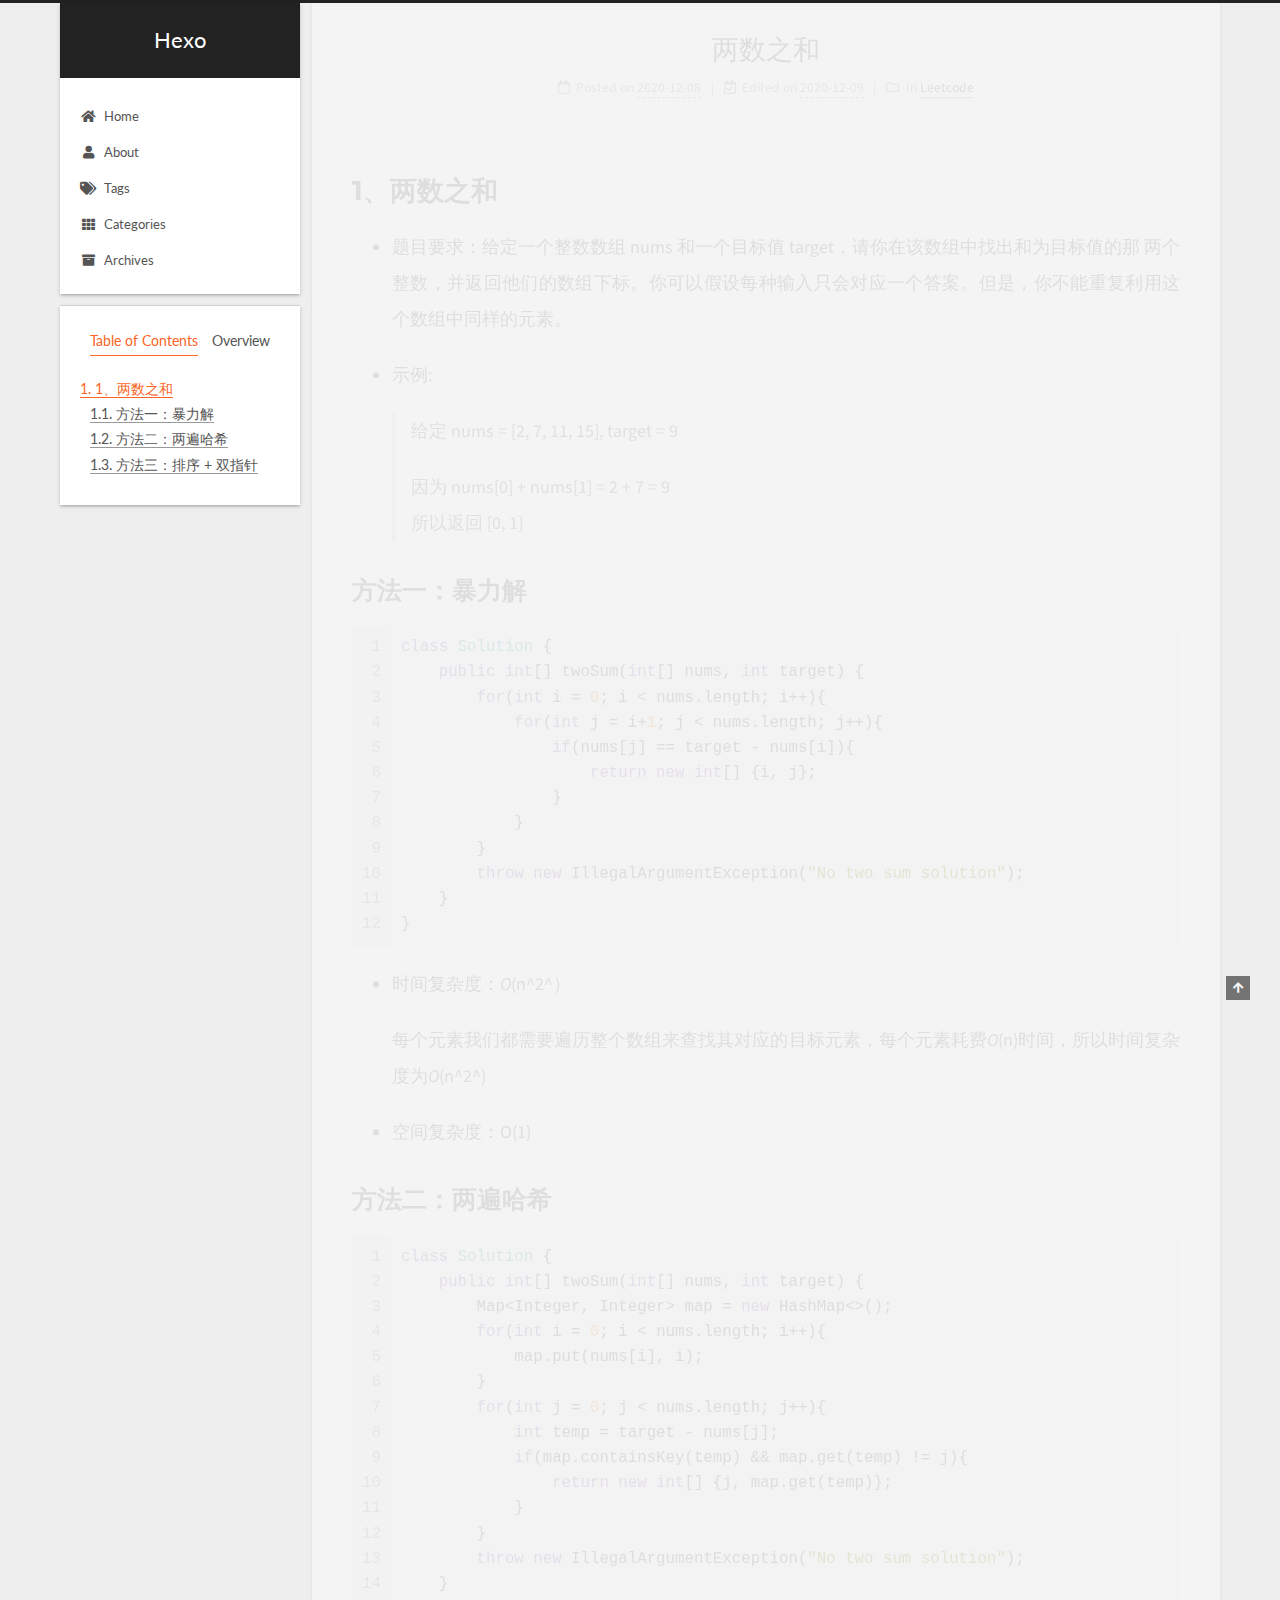
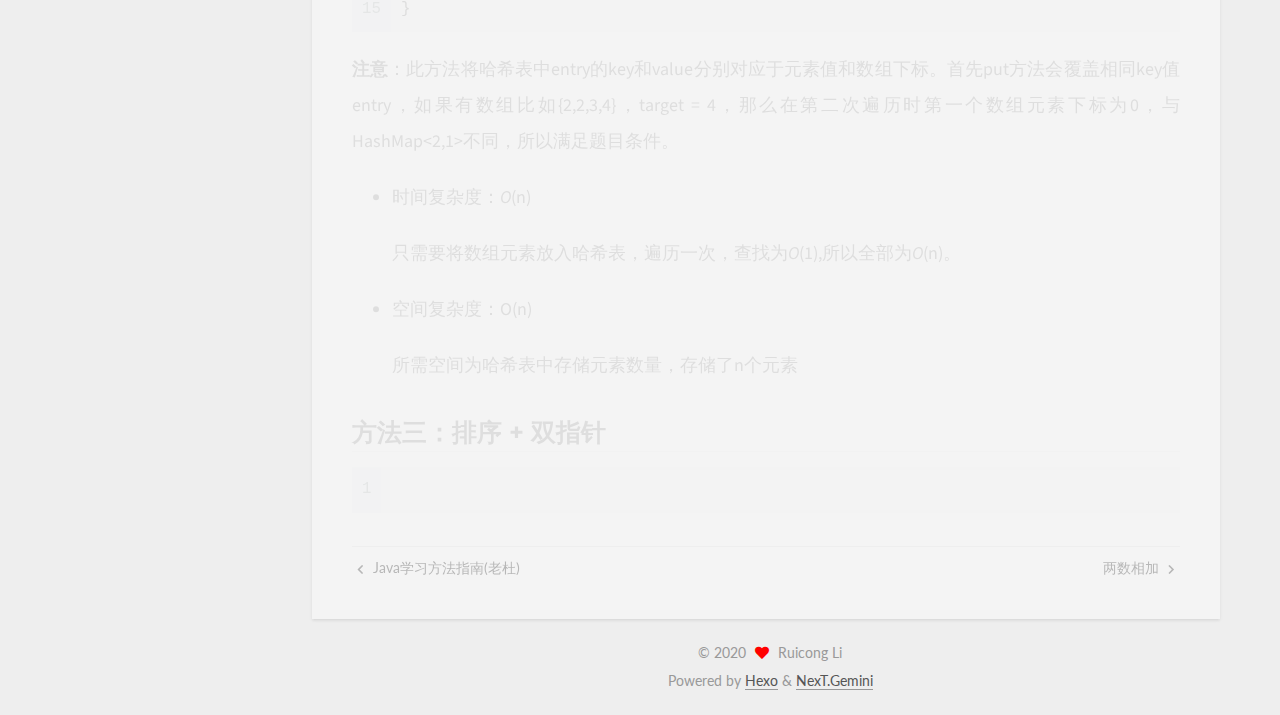
<file: 2020/12/08/1、两数之和/index.html>
<!DOCTYPE html>
<html lang="en">
<head>
  <meta charset="UTF-8">
<meta name="viewport" content="width=device-width, initial-scale=1, maximum-scale=2">
<meta name="theme-color" content="#222">
<meta name="generator" content="Hexo 5.2.0">
  <link rel="apple-touch-icon" sizes="180x180" href="/images/apple-touch-icon-next.png">
  <link rel="icon" type="image/png" sizes="32x32" href="/images/favicon-32x32-next.png">
  <link rel="icon" type="image/png" sizes="16x16" href="/images/favicon-16x16-next.png">
  <link rel="mask-icon" href="/images/logo.svg" color="#222">

<link rel="stylesheet" href="/css/main.css">

<link rel="stylesheet" href="https://fonts.googleapis.com/css?family=Lato:300,300italic,400,400italic,700,700italic|Montserrat:300,300italic,400,400italic,700,700italic|Source Sans Pro:300,300italic,400,400italic,700,700italic&display=swap&subset=latin,latin-ext">
<link rel="stylesheet" href="/lib/font-awesome/css/all.min.css">

<script id="hexo-configurations">
    var NexT = window.NexT || {};
    var CONFIG = {"hostname":"example.com","root":"/","scheme":"Gemini","version":"7.8.0","exturl":false,"sidebar":{"position":"left","display":"post","padding":18,"offset":12,"onmobile":false},"copycode":{"enable":false,"show_result":false,"style":null},"back2top":{"enable":true,"sidebar":false,"scrollpercent":false},"bookmark":{"enable":false,"color":"#222","save":"auto"},"fancybox":false,"mediumzoom":false,"lazyload":false,"pangu":false,"comments":{"style":"tabs","active":null,"storage":true,"lazyload":false,"nav":null},"algolia":{"hits":{"per_page":10},"labels":{"input_placeholder":"Search for Posts","hits_empty":"We didn't find any results for the search: ${query}","hits_stats":"${hits} results found in ${time} ms"}},"localsearch":{"enable":false,"trigger":"auto","top_n_per_article":1,"unescape":false,"preload":false},"motion":{"enable":true,"async":false,"transition":{"post_block":"fadeIn","post_header":"slideDownIn","post_body":"slideDownIn","coll_header":"slideLeftIn","sidebar":"slideUpIn"}}};
  </script>

  <meta name="description" content="1、两数之和 题目要求：给定一个整数数组 nums 和一个目标值 target，请你在该数组中找出和为目标值的那 两个 整数，并返回他们的数组下标。你可以假设每种输入只会对应一个答案。但是，你不能重复利用这个数组中同样的元素。  示例:  给定 nums &#x3D; [2, 7, 11, 15], target &#x3D; 9 因为 nums[0] + nums[1] &#x3D; 2 + 7 &#x3D; 9所以返回 [0, 1]">
<meta property="og:type" content="article">
<meta property="og:title" content="两数之和">
<meta property="og:url" content="http://example.com/2020/12/08/1%E3%80%81%E4%B8%A4%E6%95%B0%E4%B9%8B%E5%92%8C/index.html">
<meta property="og:site_name" content="Hexo">
<meta property="og:description" content="1、两数之和 题目要求：给定一个整数数组 nums 和一个目标值 target，请你在该数组中找出和为目标值的那 两个 整数，并返回他们的数组下标。你可以假设每种输入只会对应一个答案。但是，你不能重复利用这个数组中同样的元素。  示例:  给定 nums &#x3D; [2, 7, 11, 15], target &#x3D; 9 因为 nums[0] + nums[1] &#x3D; 2 + 7 &#x3D; 9所以返回 [0, 1]">
<meta property="og:locale" content="en_US">
<meta property="article:published_time" content="2020-12-08T07:23:20.915Z">
<meta property="article:modified_time" content="2020-12-09T03:14:33.535Z">
<meta property="article:author" content="Ruicong Li">
<meta name="twitter:card" content="summary">

<link rel="canonical" href="http://example.com/2020/12/08/1%E3%80%81%E4%B8%A4%E6%95%B0%E4%B9%8B%E5%92%8C/">


<script id="page-configurations">
  // https://hexo.io/docs/variables.html
  CONFIG.page = {
    sidebar: "",
    isHome : false,
    isPost : true,
    lang   : 'en'
  };
</script>

  <title>两数之和 | Hexo</title>
  






  <noscript>
  <style>
  .use-motion .brand,
  .use-motion .menu-item,
  .sidebar-inner,
  .use-motion .post-block,
  .use-motion .pagination,
  .use-motion .comments,
  .use-motion .post-header,
  .use-motion .post-body,
  .use-motion .collection-header { opacity: initial; }

  .use-motion .site-title,
  .use-motion .site-subtitle {
    opacity: initial;
    top: initial;
  }

  .use-motion .logo-line-before i { left: initial; }
  .use-motion .logo-line-after i { right: initial; }
  </style>
</noscript>

</head>

<body itemscope itemtype="http://schema.org/WebPage">
  <div class="container use-motion">
    <div class="headband"></div>

    <header class="header" itemscope itemtype="http://schema.org/WPHeader">
      <div class="header-inner"><div class="site-brand-container">
  <div class="site-nav-toggle">
    <div class="toggle" aria-label="Toggle navigation bar">
      <span class="toggle-line toggle-line-first"></span>
      <span class="toggle-line toggle-line-middle"></span>
      <span class="toggle-line toggle-line-last"></span>
    </div>
  </div>

  <div class="site-meta">

    <a href="/" class="brand" rel="start">
      <span class="logo-line-before"><i></i></span>
      <h1 class="site-title">Hexo</h1>
      <span class="logo-line-after"><i></i></span>
    </a>
  </div>

  <div class="site-nav-right">
    <div class="toggle popup-trigger">
    </div>
  </div>
</div>




<nav class="site-nav">
  <ul id="menu" class="main-menu menu">
        <li class="menu-item menu-item-home">

    <a href="/" rel="section"><i class="fa fa-home fa-fw"></i>Home</a>

  </li>
        <li class="menu-item menu-item-about">

    <a href="/about/" rel="section"><i class="fa fa-user fa-fw"></i>About</a>

  </li>
        <li class="menu-item menu-item-tags">

    <a href="/tags/" rel="section"><i class="fa fa-tags fa-fw"></i>Tags</a>

  </li>
        <li class="menu-item menu-item-categories">

    <a href="/categories/" rel="section"><i class="fa fa-th fa-fw"></i>Categories</a>

  </li>
        <li class="menu-item menu-item-archives">

    <a href="/archives/" rel="section"><i class="fa fa-archive fa-fw"></i>Archives</a>

  </li>
  </ul>
</nav>




</div>
    </header>

    
  <div class="back-to-top">
    <i class="fa fa-arrow-up"></i>
    <span>0%</span>
  </div>


    <main class="main">
      <div class="main-inner">
        <div class="content-wrap">
          

          <div class="content post posts-expand">
            

    
  
  
  <article itemscope itemtype="http://schema.org/Article" class="post-block" lang="en">
    <link itemprop="mainEntityOfPage" href="http://example.com/2020/12/08/1%E3%80%81%E4%B8%A4%E6%95%B0%E4%B9%8B%E5%92%8C/">

    <span hidden itemprop="author" itemscope itemtype="http://schema.org/Person">
      <meta itemprop="image" content="/images/profile_img2.jpg">
      <meta itemprop="name" content="Ruicong Li">
      <meta itemprop="description" content="天已大明，曙色仓皇飞遁，远听宛似海涛奔腾...">
    </span>

    <span hidden itemprop="publisher" itemscope itemtype="http://schema.org/Organization">
      <meta itemprop="name" content="Hexo">
    </span>
      <header class="post-header">
        <h1 class="post-title" itemprop="name headline">
          两数之和
        </h1>

        <div class="post-meta">
            <span class="post-meta-item">
              <span class="post-meta-item-icon">
                <i class="far fa-calendar"></i>
              </span>
              <span class="post-meta-item-text">Posted on</span>

              <time title="Created: 2020-12-08 15:23:20" itemprop="dateCreated datePublished" datetime="2020-12-08T15:23:20+08:00">2020-12-08</time>
            </span>
              <span class="post-meta-item">
                <span class="post-meta-item-icon">
                  <i class="far fa-calendar-check"></i>
                </span>
                <span class="post-meta-item-text">Edited on</span>
                <time title="Modified: 2020-12-09 11:14:33" itemprop="dateModified" datetime="2020-12-09T11:14:33+08:00">2020-12-09</time>
              </span>
            <span class="post-meta-item">
              <span class="post-meta-item-icon">
                <i class="far fa-folder"></i>
              </span>
              <span class="post-meta-item-text">In</span>
                <span itemprop="about" itemscope itemtype="http://schema.org/Thing">
                  <a href="/categories/Leetcode/" itemprop="url" rel="index"><span itemprop="name">Leetcode</span></a>
                </span>
            </span>

          

        </div>
      </header>

    
    
    
    <div class="post-body" itemprop="articleBody">

      
        <h1 id="1、两数之和"><a href="#1、两数之和" class="headerlink" title="1、两数之和"></a>1、两数之和</h1><ul>
<li><p>题目要求：给定一个整数数组 nums 和一个目标值 target，请你在该数组中找出和为目标值的那 两个 整数，并返回他们的数组下标。你可以假设每种输入只会对应一个答案。但是，你不能重复利用这个数组中同样的元素。</p>
</li>
<li><p>示例:</p>
<blockquote>
<p>给定 nums = [2, 7, 11, 15], target = 9</p>
<p>因为 nums[0] + nums[1] = 2 + 7 = 9<br>所以返回 [0, 1]</p>
</blockquote>
</li>
</ul>
<a id="more"></a>

<h2 id="方法一：暴力解"><a href="#方法一：暴力解" class="headerlink" title="方法一：暴力解"></a>方法一：暴力解</h2><figure class="highlight java"><table><tr><td class="gutter"><pre><span class="line">1</span><br><span class="line">2</span><br><span class="line">3</span><br><span class="line">4</span><br><span class="line">5</span><br><span class="line">6</span><br><span class="line">7</span><br><span class="line">8</span><br><span class="line">9</span><br><span class="line">10</span><br><span class="line">11</span><br><span class="line">12</span><br></pre></td><td class="code"><pre><span class="line"><span class="class"><span class="keyword">class</span> <span class="title">Solution</span> </span>&#123;</span><br><span class="line">    <span class="keyword">public</span> <span class="keyword">int</span>[] twoSum(<span class="keyword">int</span>[] nums, <span class="keyword">int</span> target) &#123;</span><br><span class="line">        <span class="keyword">for</span>(<span class="keyword">int</span> i = <span class="number">0</span>; i &lt; nums.length; i++)&#123;</span><br><span class="line">            <span class="keyword">for</span>(<span class="keyword">int</span> j = i+<span class="number">1</span>; j &lt; nums.length; j++)&#123;</span><br><span class="line">                <span class="keyword">if</span>(nums[j] == target - nums[i])&#123;</span><br><span class="line">                    <span class="keyword">return</span> <span class="keyword">new</span> <span class="keyword">int</span>[] &#123;i, j&#125;;</span><br><span class="line">                &#125;</span><br><span class="line">            &#125;</span><br><span class="line">        &#125;</span><br><span class="line">        <span class="keyword">throw</span> <span class="keyword">new</span> IllegalArgumentException(<span class="string">&quot;No two sum solution&quot;</span>);</span><br><span class="line">    &#125;</span><br><span class="line">&#125;</span><br></pre></td></tr></table></figure>

<ul>
<li><p>时间复杂度：<em>O</em>(n^2^）</p>
<p>每个元素我们都需要遍历整个数组来查找其对应的目标元素，每个元素耗费<em>O</em>(n)时间，所以时间复杂度为<em>O</em>(n^2^)</p>
</li>
<li><p>空间复杂度：O(1)</p>
</li>
</ul>
<h2 id="方法二：两遍哈希"><a href="#方法二：两遍哈希" class="headerlink" title="方法二：两遍哈希"></a>方法二：两遍哈希</h2><figure class="highlight java"><table><tr><td class="gutter"><pre><span class="line">1</span><br><span class="line">2</span><br><span class="line">3</span><br><span class="line">4</span><br><span class="line">5</span><br><span class="line">6</span><br><span class="line">7</span><br><span class="line">8</span><br><span class="line">9</span><br><span class="line">10</span><br><span class="line">11</span><br><span class="line">12</span><br><span class="line">13</span><br><span class="line">14</span><br><span class="line">15</span><br></pre></td><td class="code"><pre><span class="line"><span class="class"><span class="keyword">class</span> <span class="title">Solution</span> </span>&#123;</span><br><span class="line">    <span class="keyword">public</span> <span class="keyword">int</span>[] twoSum(<span class="keyword">int</span>[] nums, <span class="keyword">int</span> target) &#123;</span><br><span class="line">        Map&lt;Integer, Integer&gt; map = <span class="keyword">new</span> HashMap&lt;&gt;();</span><br><span class="line">        <span class="keyword">for</span>(<span class="keyword">int</span> i = <span class="number">0</span>; i &lt; nums.length; i++)&#123;</span><br><span class="line">            map.put(nums[i], i);</span><br><span class="line">        &#125;</span><br><span class="line">        <span class="keyword">for</span>(<span class="keyword">int</span> j = <span class="number">0</span>; j &lt; nums.length; j++)&#123;</span><br><span class="line">            <span class="keyword">int</span> temp = target - nums[j];</span><br><span class="line">            <span class="keyword">if</span>(map.containsKey(temp) &amp;&amp; map.get(temp) != j)&#123;</span><br><span class="line">                <span class="keyword">return</span> <span class="keyword">new</span> <span class="keyword">int</span>[] &#123;j, map.get(temp)&#125;;</span><br><span class="line">            &#125;</span><br><span class="line">        &#125;</span><br><span class="line">        <span class="keyword">throw</span> <span class="keyword">new</span> IllegalArgumentException(<span class="string">&quot;No two sum solution&quot;</span>);</span><br><span class="line">    &#125;</span><br><span class="line">&#125;</span><br></pre></td></tr></table></figure>

<p><strong>注意</strong>：此方法将哈希表中entry的key和value分别对应于元素值和数组下标。首先put方法会覆盖相同key值entry，如果有数组比如{2,2,3,4}，target = 4，那么在第二次遍历时第一个数组元素下标为0，与HashMap&lt;2,1&gt;不同，所以满足题目条件。</p>
<ul>
<li><p>时间复杂度：<em>O</em>(n) </p>
<p>只需要将数组元素放入哈希表，遍历一次，查找为<em>O</em>(1),所以全部为<em>O</em>(n)。</p>
</li>
<li><p>空间复杂度：O(n)</p>
<p>所需空间为哈希表中存储元素数量，存储了n个元素</p>
</li>
</ul>
<h2 id="方法三：排序-双指针"><a href="#方法三：排序-双指针" class="headerlink" title="方法三：排序 + 双指针"></a>方法三：排序 + 双指针</h2><figure class="highlight plain"><table><tr><td class="gutter"><pre><span class="line">1</span><br></pre></td><td class="code"><pre><span class="line"></span><br></pre></td></tr></table></figure>


    </div>

    
    
    

      <footer class="post-footer">

        


        
    <div class="post-nav">
      <div class="post-nav-item">
    <a href="/2020/12/05/Java%E5%AD%A6%E4%B9%A0%E6%96%B9%E6%B3%95%E6%8C%87%E5%8D%97-%E8%80%81%E6%9D%9C/" rel="prev" title="Java学习方法指南(老杜)">
      <i class="fa fa-chevron-left"></i> Java学习方法指南(老杜)
    </a></div>
      <div class="post-nav-item">
    <a href="/2020/12/08/2%E3%80%81%E4%B8%A4%E6%95%B0%E7%9B%B8%E5%8A%A0/" rel="next" title="两数相加">
      两数相加 <i class="fa fa-chevron-right"></i>
    </a></div>
    </div>
      </footer>
    
  </article>
  
  
  



          </div>
          

<script>
  window.addEventListener('tabs:register', () => {
    let { activeClass } = CONFIG.comments;
    if (CONFIG.comments.storage) {
      activeClass = localStorage.getItem('comments_active') || activeClass;
    }
    if (activeClass) {
      let activeTab = document.querySelector(`a[href="#comment-${activeClass}"]`);
      if (activeTab) {
        activeTab.click();
      }
    }
  });
  if (CONFIG.comments.storage) {
    window.addEventListener('tabs:click', event => {
      if (!event.target.matches('.tabs-comment .tab-content .tab-pane')) return;
      let commentClass = event.target.classList[1];
      localStorage.setItem('comments_active', commentClass);
    });
  }
</script>

        </div>
          
  
  <div class="toggle sidebar-toggle">
    <span class="toggle-line toggle-line-first"></span>
    <span class="toggle-line toggle-line-middle"></span>
    <span class="toggle-line toggle-line-last"></span>
  </div>

  <aside class="sidebar">
    <div class="sidebar-inner">

      <ul class="sidebar-nav motion-element">
        <li class="sidebar-nav-toc">
          Table of Contents
        </li>
        <li class="sidebar-nav-overview">
          Overview
        </li>
      </ul>

      <!--noindex-->
      <div class="post-toc-wrap sidebar-panel">
          <div class="post-toc motion-element"><ol class="nav"><li class="nav-item nav-level-1"><a class="nav-link" href="#1%E3%80%81%E4%B8%A4%E6%95%B0%E4%B9%8B%E5%92%8C"><span class="nav-number">1.</span> <span class="nav-text">1、两数之和</span></a><ol class="nav-child"><li class="nav-item nav-level-2"><a class="nav-link" href="#%E6%96%B9%E6%B3%95%E4%B8%80%EF%BC%9A%E6%9A%B4%E5%8A%9B%E8%A7%A3"><span class="nav-number">1.1.</span> <span class="nav-text">方法一：暴力解</span></a></li><li class="nav-item nav-level-2"><a class="nav-link" href="#%E6%96%B9%E6%B3%95%E4%BA%8C%EF%BC%9A%E4%B8%A4%E9%81%8D%E5%93%88%E5%B8%8C"><span class="nav-number">1.2.</span> <span class="nav-text">方法二：两遍哈希</span></a></li><li class="nav-item nav-level-2"><a class="nav-link" href="#%E6%96%B9%E6%B3%95%E4%B8%89%EF%BC%9A%E6%8E%92%E5%BA%8F-%E5%8F%8C%E6%8C%87%E9%92%88"><span class="nav-number">1.3.</span> <span class="nav-text">方法三：排序 + 双指针</span></a></li></ol></li></ol></div>
      </div>
      <!--/noindex-->

      <div class="site-overview-wrap sidebar-panel">
        <div class="site-author motion-element" itemprop="author" itemscope itemtype="http://schema.org/Person">
    <img class="site-author-image" itemprop="image" alt="Ruicong Li"
      src="/images/profile_img2.jpg">
  <p class="site-author-name" itemprop="name">Ruicong Li</p>
  <div class="site-description" itemprop="description">天已大明，曙色仓皇飞遁，远听宛似海涛奔腾...</div>
</div>
<div class="site-state-wrap motion-element">
  <nav class="site-state">
      <div class="site-state-item site-state-posts">
          <a href="/archives/">
        
          <span class="site-state-item-count">10</span>
          <span class="site-state-item-name">posts</span>
        </a>
      </div>
      <div class="site-state-item site-state-categories">
            <a href="/categories/">
          
        <span class="site-state-item-count">2</span>
        <span class="site-state-item-name">categories</span></a>
      </div>
      <div class="site-state-item site-state-tags">
            <a href="/tags/">
          
        <span class="site-state-item-count">1</span>
        <span class="site-state-item-name">tags</span></a>
      </div>
  </nav>
</div>
  <div class="links-of-author motion-element">
      <span class="links-of-author-item">
        <a href="https://github.com/Ellery-Lee" title="GitHub → https:&#x2F;&#x2F;github.com&#x2F;Ellery-Lee" rel="noopener" target="_blank"><i class="fab fa-github fa-fw"></i>GitHub</a>
      </span>
      <span class="links-of-author-item">
        <a href="https://li.ruicong@outlook.com/" title="E-Mail → https:&#x2F;&#x2F;li.ruicong@outlook.com" rel="noopener" target="_blank"><i class="fa fa-envelope fa-fw"></i>E-Mail</a>
      </span>
      <span class="links-of-author-item">
        <a href="https://www.zhihu.com/people/li-rui-cong-39" title="知乎 → https:&#x2F;&#x2F;www.zhihu.com&#x2F;people&#x2F;li-rui-cong-39" rel="noopener" target="_blank"><i class="fab fa-zhihu fa-fw"></i>知乎</a>
      </span>
  </div>



      </div>

    </div>
  </aside>
  <div id="sidebar-dimmer"></div>


      </div>
    </main>

    <footer class="footer">
      <div class="footer-inner">
        

        

<div class="copyright">
  
  &copy; 
  <span itemprop="copyrightYear">2020</span>
  <span class="with-love">
    <i class="fa fa-heart"></i>
  </span>
  <span class="author" itemprop="copyrightHolder">Ruicong Li</span>
</div>
  <div class="powered-by">Powered by <a href="https://hexo.io/" class="theme-link" rel="noopener" target="_blank">Hexo</a> & <a href="https://theme-next.org/" class="theme-link" rel="noopener" target="_blank">NexT.Gemini</a>
  </div>

        








      </div>
    </footer>
  </div>

  
  <script src="/lib/anime.min.js"></script>
  <script src="/lib/velocity/velocity.min.js"></script>
  <script src="/lib/velocity/velocity.ui.min.js"></script>

<script src="/js/utils.js"></script>

<script src="/js/motion.js"></script>


<script src="/js/schemes/pisces.js"></script>


<script src="/js/next-boot.js"></script>




  















  

  

</body>
</html>
</file>
<file: css/main.css>
:root {
  --body-bg-color: #eee;
  --content-bg-color: #fff;
  --card-bg-color: #f5f5f5;
  --text-color: #555;
  --blockquote-color: #666;
  --link-color: #555;
  --link-hover-color: #222;
  --brand-color: #fff;
  --brand-hover-color: #fff;
  --table-row-odd-bg-color: #f9f9f9;
  --table-row-hover-bg-color: #f5f5f5;
  --menu-item-bg-color: #f5f5f5;
  --btn-default-bg: #fff;
  --btn-default-color: #555;
  --btn-default-border-color: #555;
  --btn-default-hover-bg: #222;
  --btn-default-hover-color: #fff;
  --btn-default-hover-border-color: #222;
}
@media (prefers-color-scheme: dark) {
  :root {
    --body-bg-color: #282828;
    --content-bg-color: #333;
    --card-bg-color: #555;
    --text-color: #ccc;
    --blockquote-color: #bbb;
    --link-color: #ccc;
    --link-hover-color: #eee;
    --brand-color: #ddd;
    --brand-hover-color: #ddd;
    --table-row-odd-bg-color: #282828;
    --table-row-hover-bg-color: #363636;
    --menu-item-bg-color: #555;
    --btn-default-bg: #222;
    --btn-default-color: #ccc;
    --btn-default-border-color: #555;
    --btn-default-hover-bg: #666;
    --btn-default-hover-color: #ccc;
    --btn-default-hover-border-color: #666;
  }
  img {
    opacity: 0.75;
  }
  img:hover {
    opacity: 0.9;
  }
}
html {
  line-height: 1.15; /* 1 */
  -webkit-text-size-adjust: 100%; /* 2 */
}
body {
  margin: 0;
}
main {
  display: block;
}
h1 {
  font-size: 2em;
  margin: 0.67em 0;
}
hr {
  box-sizing: content-box; /* 1 */
  height: 0; /* 1 */
  overflow: visible; /* 2 */
}
pre {
  font-family: monospace, monospace; /* 1 */
  font-size: 1em; /* 2 */
}
a {
  background: transparent;
}
abbr[title] {
  border-bottom: none; /* 1 */
  text-decoration: underline; /* 2 */
  text-decoration: underline dotted; /* 2 */
}
b,
strong {
  font-weight: bolder;
}
code,
kbd,
samp {
  font-family: monospace, monospace; /* 1 */
  font-size: 1em; /* 2 */
}
small {
  font-size: 80%;
}
sub,
sup {
  font-size: 75%;
  line-height: 0;
  position: relative;
  vertical-align: baseline;
}
sub {
  bottom: -0.25em;
}
sup {
  top: -0.5em;
}
img {
  border-style: none;
}
button,
input,
optgroup,
select,
textarea {
  font-family: inherit; /* 1 */
  font-size: 100%; /* 1 */
  line-height: 1.15; /* 1 */
  margin: 0; /* 2 */
}
button,
input {
/* 1 */
  overflow: visible;
}
button,
select {
/* 1 */
  text-transform: none;
}
button,
[type='button'],
[type='reset'],
[type='submit'] {
  -webkit-appearance: button;
}
button::-moz-focus-inner,
[type='button']::-moz-focus-inner,
[type='reset']::-moz-focus-inner,
[type='submit']::-moz-focus-inner {
  border-style: none;
  padding: 0;
}
button:-moz-focusring,
[type='button']:-moz-focusring,
[type='reset']:-moz-focusring,
[type='submit']:-moz-focusring {
  outline: 1px dotted ButtonText;
}
fieldset {
  padding: 0.35em 0.75em 0.625em;
}
legend {
  box-sizing: border-box; /* 1 */
  color: inherit; /* 2 */
  display: table; /* 1 */
  max-width: 100%; /* 1 */
  padding: 0; /* 3 */
  white-space: normal; /* 1 */
}
progress {
  vertical-align: baseline;
}
textarea {
  overflow: auto;
}
[type='checkbox'],
[type='radio'] {
  box-sizing: border-box; /* 1 */
  padding: 0; /* 2 */
}
[type='number']::-webkit-inner-spin-button,
[type='number']::-webkit-outer-spin-button {
  height: auto;
}
[type='search'] {
  outline-offset: -2px; /* 2 */
  -webkit-appearance: textfield; /* 1 */
}
[type='search']::-webkit-search-decoration {
  -webkit-appearance: none;
}
::-webkit-file-upload-button {
  font: inherit; /* 2 */
  -webkit-appearance: button; /* 1 */
}
details {
  display: block;
}
summary {
  display: list-item;
}
template {
  display: none;
}
[hidden] {
  display: none;
}
::selection {
  background: #262a30;
  color: #eee;
}
html,
body {
  height: 100%;
}
body {
  background: var(--body-bg-color);
  color: var(--text-color);
  font-family: 'Lato', "PingFang SC", "Microsoft YaHei", sans-serif;
  font-size: 1em;
  line-height: 2;
}
@media (max-width: 991px) {
  body {
    padding-left: 0 !important;
    padding-right: 0 !important;
  }
}
h1,
h2,
h3,
h4,
h5,
h6 {
  font-family: 'Montserrat', 'Lato', "PingFang SC", "Microsoft YaHei", sans-serif;
  font-weight: bold;
  line-height: 1.5;
  margin: 20px 0 15px;
}
h1 {
  font-size: 1.5em;
}
h2 {
  font-size: 1.375em;
}
h3 {
  font-size: 1.25em;
}
h4 {
  font-size: 1.125em;
}
h5 {
  font-size: 1em;
}
h6 {
  font-size: 0.875em;
}
p {
  margin: 0 0 20px 0;
}
a,
span.exturl {
  border-bottom: 1px solid #999;
  color: var(--link-color);
  outline: 0;
  text-decoration: none;
  overflow-wrap: break-word;
  word-wrap: break-word;
  cursor: pointer;
}
a:hover,
span.exturl:hover {
  border-bottom-color: var(--link-hover-color);
  color: var(--link-hover-color);
}
iframe,
img,
video {
  display: block;
  margin-left: auto;
  margin-right: auto;
  max-width: 100%;
}
hr {
  background-image: repeating-linear-gradient(-45deg, #ddd, #ddd 4px, transparent 4px, transparent 8px);
  border: 0;
  height: 3px;
  margin: 40px 0;
}
blockquote {
  border-left: 4px solid #ddd;
  color: var(--blockquote-color);
  margin: 0;
  padding: 0 15px;
}
blockquote cite::before {
  content: '-';
  padding: 0 5px;
}
dt {
  font-weight: bold;
}
dd {
  margin: 0;
  padding: 0;
}
kbd {
  background-color: #f5f5f5;
  background-image: linear-gradient(#eee, #fff, #eee);
  border: 1px solid #ccc;
  border-radius: 0.2em;
  box-shadow: 0.1em 0.1em 0.2em rgba(0,0,0,0.1);
  color: #555;
  font-family: inherit;
  padding: 0.1em 0.3em;
  white-space: nowrap;
}
.table-container {
  overflow: auto;
}
table {
  border-collapse: collapse;
  border-spacing: 0;
  font-size: 0.875em;
  margin: 0 0 20px 0;
  width: 100%;
}
tbody tr:nth-of-type(odd) {
  background: var(--table-row-odd-bg-color);
}
tbody tr:hover {
  background: var(--table-row-hover-bg-color);
}
caption,
th,
td {
  font-weight: normal;
  padding: 8px;
  vertical-align: middle;
}
th,
td {
  border: 1px solid #ddd;
  border-bottom: 3px solid #ddd;
}
th {
  font-weight: 700;
  padding-bottom: 10px;
}
td {
  border-bottom-width: 1px;
}
.btn {
  background: var(--btn-default-bg);
  border: 2px solid var(--btn-default-border-color);
  border-radius: 2px;
  color: var(--btn-default-color);
  display: inline-block;
  font-size: 0.875em;
  line-height: 2;
  padding: 0 20px;
  text-decoration: none;
  transition-property: background-color;
  transition-delay: 0s;
  transition-duration: 0.2s;
  transition-timing-function: ease-in-out;
}
.btn:hover {
  background: var(--btn-default-hover-bg);
  border-color: var(--btn-default-hover-border-color);
  color: var(--btn-default-hover-color);
}
.btn + .btn {
  margin: 0 0 8px 8px;
}
.btn .fa-fw {
  text-align: left;
  width: 1.285714285714286em;
}
.toggle {
  line-height: 0;
}
.toggle .toggle-line {
  background: #fff;
  display: inline-block;
  height: 2px;
  left: 0;
  position: relative;
  top: 0;
  transition: all 0.4s;
  vertical-align: top;
  width: 100%;
}
.toggle .toggle-line:not(:first-child) {
  margin-top: 3px;
}
.toggle.toggle-arrow .toggle-line-first {
  left: 50%;
  top: 2px;
  transform: rotate(45deg);
  width: 50%;
}
.toggle.toggle-arrow .toggle-line-middle {
  left: 2px;
  width: 90%;
}
.toggle.toggle-arrow .toggle-line-last {
  left: 50%;
  top: -2px;
  transform: rotate(-45deg);
  width: 50%;
}
.toggle.toggle-close .toggle-line-first {
  transform: rotate(-45deg);
  top: 5px;
}
.toggle.toggle-close .toggle-line-middle {
  opacity: 0;
}
.toggle.toggle-close .toggle-line-last {
  transform: rotate(45deg);
  top: -5px;
}
.highlight,
pre {
  background: #f7f7f7;
  color: #4d4d4c;
  line-height: 1.6;
  margin: 0 auto 20px;
}
pre,
code {
  font-family: consolas, Menlo, monospace, "PingFang SC", "Microsoft YaHei";
}
code {
  background: #eee;
  border-radius: 3px;
  color: #555;
  padding: 2px 4px;
  overflow-wrap: break-word;
  word-wrap: break-word;
}
.highlight *::selection {
  background: #d6d6d6;
}
.highlight pre {
  border: 0;
  margin: 0;
  padding: 10px 0;
}
.highlight table {
  border: 0;
  margin: 0;
  width: auto;
}
.highlight td {
  border: 0;
  padding: 0;
}
.highlight figcaption {
  background: #eff2f3;
  color: #4d4d4c;
  display: flex;
  font-size: 0.875em;
  justify-content: space-between;
  line-height: 1.2;
  padding: 0.5em;
}
.highlight figcaption a {
  color: #4d4d4c;
}
.highlight figcaption a:hover {
  border-bottom-color: #4d4d4c;
}
.highlight .gutter {
  -moz-user-select: none;
  -ms-user-select: none;
  -webkit-user-select: none;
  user-select: none;
}
.highlight .gutter pre {
  background: #eff2f3;
  color: #869194;
  padding-left: 10px;
  padding-right: 10px;
  text-align: right;
}
.highlight .code pre {
  background: #f7f7f7;
  padding-left: 10px;
  width: 100%;
}
.gist table {
  width: auto;
}
.gist table td {
  border: 0;
}
pre {
  overflow: auto;
  padding: 10px;
}
pre code {
  background: none;
  color: #4d4d4c;
  font-size: 0.875em;
  padding: 0;
  text-shadow: none;
}
pre .deletion {
  background: #fdd;
}
pre .addition {
  background: #dfd;
}
pre .meta {
  color: #eab700;
  -moz-user-select: none;
  -ms-user-select: none;
  -webkit-user-select: none;
  user-select: none;
}
pre .comment {
  color: #8e908c;
}
pre .variable,
pre .attribute,
pre .tag,
pre .name,
pre .regexp,
pre .ruby .constant,
pre .xml .tag .title,
pre .xml .pi,
pre .xml .doctype,
pre .html .doctype,
pre .css .id,
pre .css .class,
pre .css .pseudo {
  color: #c82829;
}
pre .number,
pre .preprocessor,
pre .built_in,
pre .builtin-name,
pre .literal,
pre .params,
pre .constant,
pre .command {
  color: #f5871f;
}
pre .ruby .class .title,
pre .css .rules .attribute,
pre .string,
pre .symbol,
pre .value,
pre .inheritance,
pre .header,
pre .ruby .symbol,
pre .xml .cdata,
pre .special,
pre .formula {
  color: #718c00;
}
pre .title,
pre .css .hexcolor {
  color: #3e999f;
}
pre .function,
pre .python .decorator,
pre .python .title,
pre .ruby .function .title,
pre .ruby .title .keyword,
pre .perl .sub,
pre .javascript .title,
pre .coffeescript .title {
  color: #4271ae;
}
pre .keyword,
pre .javascript .function {
  color: #8959a8;
}
.blockquote-center {
  border-left: none;
  margin: 40px 0;
  padding: 0;
  position: relative;
  text-align: center;
}
.blockquote-center .fa {
  display: block;
  opacity: 0.6;
  position: absolute;
  width: 100%;
}
.blockquote-center .fa-quote-left {
  border-top: 1px solid #ccc;
  text-align: left;
  top: -20px;
}
.blockquote-center .fa-quote-right {
  border-bottom: 1px solid #ccc;
  text-align: right;
  bottom: -20px;
}
.blockquote-center p,
.blockquote-center div {
  text-align: center;
}
.post-body .group-picture img {
  margin: 0 auto;
  padding: 0 3px;
}
.group-picture-row {
  margin-bottom: 6px;
  overflow: hidden;
}
.group-picture-column {
  float: left;
  margin-bottom: 10px;
}
.post-body .label {
  color: #555;
  display: inline;
  padding: 0 2px;
}
.post-body .label.default {
  background: #f0f0f0;
}
.post-body .label.primary {
  background: #efe6f7;
}
.post-body .label.info {
  background: #e5f2f8;
}
.post-body .label.success {
  background: #e7f4e9;
}
.post-body .label.warning {
  background: #fcf6e1;
}
.post-body .label.danger {
  background: #fae8eb;
}
.post-body .tabs {
  margin-bottom: 20px;
}
.post-body .tabs,
.tabs-comment {
  display: block;
  padding-top: 10px;
  position: relative;
}
.post-body .tabs ul.nav-tabs,
.tabs-comment ul.nav-tabs {
  display: flex;
  flex-wrap: wrap;
  margin: 0;
  margin-bottom: -1px;
  padding: 0;
}
@media (max-width: 413px) {
  .post-body .tabs ul.nav-tabs,
  .tabs-comment ul.nav-tabs {
    display: block;
    margin-bottom: 5px;
  }
}
.post-body .tabs ul.nav-tabs li.tab,
.tabs-comment ul.nav-tabs li.tab {
  border-bottom: 1px solid #ddd;
  border-left: 1px solid transparent;
  border-right: 1px solid transparent;
  border-top: 3px solid transparent;
  flex-grow: 1;
  list-style-type: none;
  border-radius: 0 0 0 0;
}
@media (max-width: 413px) {
  .post-body .tabs ul.nav-tabs li.tab,
  .tabs-comment ul.nav-tabs li.tab {
    border-bottom: 1px solid transparent;
    border-left: 3px solid transparent;
    border-right: 1px solid transparent;
    border-top: 1px solid transparent;
  }
}
@media (max-width: 413px) {
  .post-body .tabs ul.nav-tabs li.tab,
  .tabs-comment ul.nav-tabs li.tab {
    border-radius: 0;
  }
}
.post-body .tabs ul.nav-tabs li.tab a,
.tabs-comment ul.nav-tabs li.tab a {
  border-bottom: initial;
  display: block;
  line-height: 1.8;
  outline: 0;
  padding: 0.25em 0.75em;
  text-align: center;
  transition-delay: 0s;
  transition-duration: 0.2s;
  transition-timing-function: ease-out;
}
.post-body .tabs ul.nav-tabs li.tab a i,
.tabs-comment ul.nav-tabs li.tab a i {
  width: 1.285714285714286em;
}
.post-body .tabs ul.nav-tabs li.tab.active,
.tabs-comment ul.nav-tabs li.tab.active {
  border-bottom: 1px solid transparent;
  border-left: 1px solid #ddd;
  border-right: 1px solid #ddd;
  border-top: 3px solid #fc6423;
}
@media (max-width: 413px) {
  .post-body .tabs ul.nav-tabs li.tab.active,
  .tabs-comment ul.nav-tabs li.tab.active {
    border-bottom: 1px solid #ddd;
    border-left: 3px solid #fc6423;
    border-right: 1px solid #ddd;
    border-top: 1px solid #ddd;
  }
}
.post-body .tabs ul.nav-tabs li.tab.active a,
.tabs-comment ul.nav-tabs li.tab.active a {
  color: var(--link-color);
  cursor: default;
}
.post-body .tabs .tab-content .tab-pane,
.tabs-comment .tab-content .tab-pane {
  border: 1px solid #ddd;
  border-top: 0;
  padding: 20px 20px 0 20px;
  border-radius: 0;
}
.post-body .tabs .tab-content .tab-pane:not(.active),
.tabs-comment .tab-content .tab-pane:not(.active) {
  display: none;
}
.post-body .tabs .tab-content .tab-pane.active,
.tabs-comment .tab-content .tab-pane.active {
  display: block;
}
.post-body .tabs .tab-content .tab-pane.active:nth-of-type(1),
.tabs-comment .tab-content .tab-pane.active:nth-of-type(1) {
  border-radius: 0 0 0 0;
}
@media (max-width: 413px) {
  .post-body .tabs .tab-content .tab-pane.active:nth-of-type(1),
  .tabs-comment .tab-content .tab-pane.active:nth-of-type(1) {
    border-radius: 0;
  }
}
.post-body .note {
  border-radius: 3px;
  margin-bottom: 20px;
  padding: 1em;
  position: relative;
  border: 1px solid #eee;
  border-left-width: 5px;
}
.post-body .note h2,
.post-body .note h3,
.post-body .note h4,
.post-body .note h5,
.post-body .note h6 {
  margin-top: 0;
  border-bottom: initial;
  margin-bottom: 0;
  padding-top: 0;
}
.post-body .note p:first-child,
.post-body .note ul:first-child,
.post-body .note ol:first-child,
.post-body .note table:first-child,
.post-body .note pre:first-child,
.post-body .note blockquote:first-child,
.post-body .note img:first-child {
  margin-top: 0;
}
.post-body .note p:last-child,
.post-body .note ul:last-child,
.post-body .note ol:last-child,
.post-body .note table:last-child,
.post-body .note pre:last-child,
.post-body .note blockquote:last-child,
.post-body .note img:last-child {
  margin-bottom: 0;
}
.post-body .note.default {
  border-left-color: #777;
}
.post-body .note.default h2,
.post-body .note.default h3,
.post-body .note.default h4,
.post-body .note.default h5,
.post-body .note.default h6 {
  color: #777;
}
.post-body .note.primary {
  border-left-color: #6f42c1;
}
.post-body .note.primary h2,
.post-body .note.primary h3,
.post-body .note.primary h4,
.post-body .note.primary h5,
.post-body .note.primary h6 {
  color: #6f42c1;
}
.post-body .note.info {
  border-left-color: #428bca;
}
.post-body .note.info h2,
.post-body .note.info h3,
.post-body .note.info h4,
.post-body .note.info h5,
.post-body .note.info h6 {
  color: #428bca;
}
.post-body .note.success {
  border-left-color: #5cb85c;
}
.post-body .note.success h2,
.post-body .note.success h3,
.post-body .note.success h4,
.post-body .note.success h5,
.post-body .note.success h6 {
  color: #5cb85c;
}
.post-body .note.warning {
  border-left-color: #f0ad4e;
}
.post-body .note.warning h2,
.post-body .note.warning h3,
.post-body .note.warning h4,
.post-body .note.warning h5,
.post-body .note.warning h6 {
  color: #f0ad4e;
}
.post-body .note.danger {
  border-left-color: #d9534f;
}
.post-body .note.danger h2,
.post-body .note.danger h3,
.post-body .note.danger h4,
.post-body .note.danger h5,
.post-body .note.danger h6 {
  color: #d9534f;
}
.pagination .prev,
.pagination .next,
.pagination .page-number,
.pagination .space {
  display: inline-block;
  margin: 0 10px;
  padding: 0 11px;
  position: relative;
  top: -1px;
}
@media (max-width: 767px) {
  .pagination .prev,
  .pagination .next,
  .pagination .page-number,
  .pagination .space {
    margin: 0 5px;
  }
}
.pagination {
  border-top: 1px solid #eee;
  margin: 120px 0 0;
  text-align: center;
}
.pagination .prev,
.pagination .next,
.pagination .page-number {
  border-bottom: 0;
  border-top: 1px solid #eee;
  transition-property: border-color;
  transition-delay: 0s;
  transition-duration: 0.2s;
  transition-timing-function: ease-in-out;
}
.pagination .prev:hover,
.pagination .next:hover,
.pagination .page-number:hover {
  border-top-color: #222;
}
.pagination .space {
  margin: 0;
  padding: 0;
}
.pagination .prev {
  margin-left: 0;
}
.pagination .next {
  margin-right: 0;
}
.pagination .page-number.current {
  background: #ccc;
  border-top-color: #ccc;
  color: #fff;
}
@media (max-width: 767px) {
  .pagination {
    border-top: none;
  }
  .pagination .prev,
  .pagination .next,
  .pagination .page-number {
    border-bottom: 1px solid #eee;
    border-top: 0;
    margin-bottom: 10px;
    padding: 0 10px;
  }
  .pagination .prev:hover,
  .pagination .next:hover,
  .pagination .page-number:hover {
    border-bottom-color: #222;
  }
}
.comments {
  margin-top: 60px;
  overflow: hidden;
}
.comment-button-group {
  display: flex;
  flex-wrap: wrap-reverse;
  justify-content: center;
  margin: 1em 0;
}
.comment-button-group .comment-button {
  margin: 0.1em 0.2em;
}
.comment-button-group .comment-button.active {
  background: var(--btn-default-hover-bg);
  border-color: var(--btn-default-hover-border-color);
  color: var(--btn-default-hover-color);
}
.comment-position {
  display: none;
}
.comment-position.active {
  display: block;
}
.tabs-comment {
  background: var(--content-bg-color);
  margin-top: 4em;
  padding-top: 0;
}
.tabs-comment .comments {
  border: 0;
  box-shadow: none;
  margin-top: 0;
  padding-top: 0;
}
.container {
  min-height: 100%;
  position: relative;
}
.main-inner {
  margin: 0 auto;
  width: calc(100% - 20px);
}
@media (min-width: 1200px) {
  .main-inner {
    width: 1160px;
  }
}
@media (min-width: 1600px) {
  .main-inner {
    width: 73%;
  }
}
@media (max-width: 767px) {
  .content-wrap {
    padding: 0 20px;
  }
}
.header {
  background: transparent;
}
.header-inner {
  margin: 0 auto;
  width: calc(100% - 20px);
}
@media (min-width: 1200px) {
  .header-inner {
    width: 1160px;
  }
}
@media (min-width: 1600px) {
  .header-inner {
    width: 73%;
  }
}
.site-brand-container {
  display: flex;
  flex-shrink: 0;
  padding: 0 10px;
}
.headband {
  background: #222;
  height: 3px;
}
.site-meta {
  flex-grow: 1;
  text-align: center;
}
@media (max-width: 767px) {
  .site-meta {
    text-align: center;
  }
}
.brand {
  border-bottom: none;
  color: var(--brand-color);
  display: inline-block;
  line-height: 1.375em;
  padding: 0 40px;
  position: relative;
}
.brand:hover {
  color: var(--brand-hover-color);
}
.site-title {
  font-family: 'Lato', "PingFang SC", "Microsoft YaHei", sans-serif;
  font-size: 1.375em;
  font-weight: normal;
  margin: 0;
}
.site-subtitle {
  color: #ddd;
  font-size: 0.8125em;
  margin: 10px 0;
}
.use-motion .brand {
  opacity: 0;
}
.use-motion .site-title,
.use-motion .site-subtitle,
.use-motion .custom-logo-image {
  opacity: 0;
  position: relative;
  top: -10px;
}
.site-nav-toggle,
.site-nav-right {
  display: none;
}
@media (max-width: 767px) {
  .site-nav-toggle,
  .site-nav-right {
    display: flex;
    flex-direction: column;
    justify-content: center;
  }
}
.site-nav-toggle .toggle,
.site-nav-right .toggle {
  color: var(--text-color);
  padding: 10px;
  width: 22px;
}
.site-nav-toggle .toggle .toggle-line,
.site-nav-right .toggle .toggle-line {
  background: var(--text-color);
  border-radius: 1px;
}
.site-nav {
  display: block;
}
@media (max-width: 767px) {
  .site-nav {
    clear: both;
    display: none;
  }
}
.site-nav.site-nav-on {
  display: block;
}
.menu {
  margin-top: 20px;
  padding-left: 0;
  text-align: center;
}
.menu-item {
  display: inline-block;
  list-style: none;
  margin: 0 10px;
}
@media (max-width: 767px) {
  .menu-item {
    display: block;
    margin-top: 10px;
  }
  .menu-item.menu-item-search {
    display: none;
  }
}
.menu-item a,
.menu-item span.exturl {
  border-bottom: 0;
  display: block;
  font-size: 0.8125em;
  transition-property: border-color;
  transition-delay: 0s;
  transition-duration: 0.2s;
  transition-timing-function: ease-in-out;
}
@media (hover: none) {
  .menu-item a:hover,
  .menu-item span.exturl:hover {
    border-bottom-color: transparent !important;
  }
}
.menu-item .fa,
.menu-item .fab,
.menu-item .far,
.menu-item .fas {
  margin-right: 8px;
}
.menu-item .badge {
  display: inline-block;
  font-weight: bold;
  line-height: 1;
  margin-left: 0.35em;
  margin-top: 0.35em;
  text-align: center;
  white-space: nowrap;
}
@media (max-width: 767px) {
  .menu-item .badge {
    float: right;
    margin-left: 0;
  }
}
.menu-item-active a,
.menu .menu-item a:hover,
.menu .menu-item span.exturl:hover {
  background: var(--menu-item-bg-color);
}
.use-motion .menu-item {
  opacity: 0;
}
.sidebar {
  background: #222;
  bottom: 0;
  box-shadow: inset 0 2px 6px #000;
  position: fixed;
  top: 0;
}
@media (max-width: 991px) {
  .sidebar {
    display: none;
  }
}
.sidebar-inner {
  color: #999;
  padding: 18px 10px;
  text-align: center;
}
.cc-license {
  margin-top: 10px;
  text-align: center;
}
.cc-license .cc-opacity {
  border-bottom: none;
  opacity: 0.7;
}
.cc-license .cc-opacity:hover {
  opacity: 0.9;
}
.cc-license img {
  display: inline-block;
}
.site-author-image {
  border: 1px solid #eee;
  display: block;
  margin: 0 auto;
  max-width: 120px;
  padding: 2px;
}
.site-author-name {
  color: var(--text-color);
  font-weight: 600;
  margin: 0;
  text-align: center;
}
.site-description {
  color: #999;
  font-size: 0.8125em;
  margin-top: 0;
  text-align: center;
}
.links-of-author {
  margin-top: 15px;
}
.links-of-author a,
.links-of-author span.exturl {
  border-bottom-color: #555;
  display: inline-block;
  font-size: 0.8125em;
  margin-bottom: 10px;
  margin-right: 10px;
  vertical-align: middle;
}
.links-of-author a::before,
.links-of-author span.exturl::before {
  background: #869fff;
  border-radius: 50%;
  content: ' ';
  display: inline-block;
  height: 4px;
  margin-right: 3px;
  vertical-align: middle;
  width: 4px;
}
.sidebar-button {
  margin-top: 15px;
}
.sidebar-button a {
  border: 1px solid #fc6423;
  border-radius: 4px;
  color: #fc6423;
  display: inline-block;
  padding: 0 15px;
}
.sidebar-button a .fa,
.sidebar-button a .fab,
.sidebar-button a .far,
.sidebar-button a .fas {
  margin-right: 5px;
}
.sidebar-button a:hover {
  background: #fc6423;
  border: 1px solid #fc6423;
  color: #fff;
}
.sidebar-button a:hover .fa,
.sidebar-button a:hover .fab,
.sidebar-button a:hover .far,
.sidebar-button a:hover .fas {
  color: #fff;
}
.links-of-blogroll {
  font-size: 0.8125em;
  margin-top: 10px;
}
.links-of-blogroll-title {
  font-size: 0.875em;
  font-weight: 600;
  margin-top: 0;
}
.links-of-blogroll-list {
  list-style: none;
  margin: 0;
  padding: 0;
}
#sidebar-dimmer {
  display: none;
}
@media (max-width: 767px) {
  #sidebar-dimmer {
    background: #000;
    display: block;
    height: 100%;
    left: 100%;
    opacity: 0;
    position: fixed;
    top: 0;
    width: 100%;
    z-index: 1100;
  }
  .sidebar-active + #sidebar-dimmer {
    opacity: 0.7;
    transform: translateX(-100%);
    transition: opacity 0.5s;
  }
}
.sidebar-nav {
  margin: 0;
  padding-bottom: 20px;
  padding-left: 0;
}
.sidebar-nav li {
  border-bottom: 1px solid transparent;
  color: var(--text-color);
  cursor: pointer;
  display: inline-block;
  font-size: 0.875em;
}
.sidebar-nav li.sidebar-nav-overview {
  margin-left: 10px;
}
.sidebar-nav li:hover {
  color: #fc6423;
}
.sidebar-nav .sidebar-nav-active {
  border-bottom-color: #fc6423;
  color: #fc6423;
}
.sidebar-nav .sidebar-nav-active:hover {
  color: #fc6423;
}
.sidebar-panel {
  display: none;
  overflow-x: hidden;
  overflow-y: auto;
}
.sidebar-panel-active {
  display: block;
}
.sidebar-toggle {
  background: #222;
  bottom: 45px;
  cursor: pointer;
  height: 14px;
  left: 30px;
  padding: 5px;
  position: fixed;
  width: 14px;
  z-index: 1300;
}
@media (max-width: 991px) {
  .sidebar-toggle {
    left: 20px;
    opacity: 0.8;
    display: none;
  }
}
.sidebar-toggle:hover .toggle-line {
  background: #fc6423;
}
.post-toc {
  font-size: 0.875em;
}
.post-toc ol {
  list-style: none;
  margin: 0;
  padding: 0 2px 5px 10px;
  text-align: left;
}
.post-toc ol > ol {
  padding-left: 0;
}
.post-toc ol a {
  transition-property: all;
  transition-delay: 0s;
  transition-duration: 0.2s;
  transition-timing-function: ease-in-out;
}
.post-toc .nav-item {
  line-height: 1.8;
  overflow: hidden;
  text-overflow: ellipsis;
  white-space: nowrap;
}
.post-toc .nav .nav-child {
  display: none;
}
.post-toc .nav .active > .nav-child {
  display: block;
}
.post-toc .nav .active-current > .nav-child {
  display: block;
}
.post-toc .nav .active-current > .nav-child > .nav-item {
  display: block;
}
.post-toc .nav .active > a {
  border-bottom-color: #fc6423;
  color: #fc6423;
}
.post-toc .nav .active-current > a {
  color: #fc6423;
}
.post-toc .nav .active-current > a:hover {
  color: #fc6423;
}
.site-state {
  display: flex;
  justify-content: center;
  line-height: 1.4;
  margin-top: 10px;
  overflow: hidden;
  text-align: center;
  white-space: nowrap;
}
.site-state-item {
  padding: 0 15px;
}
.site-state-item:not(:first-child) {
  border-left: 1px solid #eee;
}
.site-state-item a {
  border-bottom: none;
}
.site-state-item-count {
  display: block;
  font-size: 1em;
  font-weight: 600;
  text-align: center;
}
.site-state-item-name {
  color: #999;
  font-size: 0.8125em;
}
.footer {
  color: #999;
  font-size: 0.875em;
  padding: 20px 0;
}
.footer.footer-fixed {
  bottom: 0;
  left: 0;
  position: absolute;
  right: 0;
}
.footer-inner {
  box-sizing: border-box;
  margin: 0 auto;
  text-align: center;
  width: calc(100% - 20px);
}
@media (min-width: 1200px) {
  .footer-inner {
    width: 1160px;
  }
}
@media (min-width: 1600px) {
  .footer-inner {
    width: 73%;
  }
}
.languages {
  display: inline-block;
  font-size: 1.125em;
  position: relative;
}
.languages .lang-select-label span {
  margin: 0 0.5em;
}
.languages .lang-select {
  height: 100%;
  left: 0;
  opacity: 0;
  position: absolute;
  top: 0;
  width: 100%;
}
.with-love {
  color: #ff0000;
  display: inline-block;
  margin: 0 5px;
  animation: iconAnimate 1.33s ease-in-out infinite;
}
.powered-by,
.theme-info {
  display: inline-block;
}
@-moz-keyframes iconAnimate {
  0%, 100% {
    transform: scale(1);
  }
  10%, 30% {
    transform: scale(0.9);
  }
  20%, 40%, 60%, 80% {
    transform: scale(1.1);
  }
  50%, 70% {
    transform: scale(1.1);
  }
}
@-webkit-keyframes iconAnimate {
  0%, 100% {
    transform: scale(1);
  }
  10%, 30% {
    transform: scale(0.9);
  }
  20%, 40%, 60%, 80% {
    transform: scale(1.1);
  }
  50%, 70% {
    transform: scale(1.1);
  }
}
@-o-keyframes iconAnimate {
  0%, 100% {
    transform: scale(1);
  }
  10%, 30% {
    transform: scale(0.9);
  }
  20%, 40%, 60%, 80% {
    transform: scale(1.1);
  }
  50%, 70% {
    transform: scale(1.1);
  }
}
@keyframes iconAnimate {
  0%, 100% {
    transform: scale(1);
  }
  10%, 30% {
    transform: scale(0.9);
  }
  20%, 40%, 60%, 80% {
    transform: scale(1.1);
  }
  50%, 70% {
    transform: scale(1.1);
  }
}
.back-to-top {
  font-size: 12px;
  text-align: center;
  transition-delay: 0s;
  transition-duration: 0.2s;
  transition-timing-function: ease-in-out;
}
.back-to-top {
  background: #222;
  bottom: -100px;
  box-sizing: border-box;
  color: #fff;
  cursor: pointer;
  left: 30px;
  opacity: 0.6;
  padding: 0 6px;
  position: fixed;
  transition-property: bottom;
  z-index: 1300;
  width: 24px;
}
.back-to-top span {
  display: none;
}
.back-to-top:hover {
  color: #fc6423;
}
.back-to-top.back-to-top-on {
  bottom: 30px;
}
@media (max-width: 991px) {
  .back-to-top {
    left: 20px;
    opacity: 0.8;
  }
}
.post-body {
  font-family: 'Source Sans Pro', 'Lato', "PingFang SC", "Microsoft YaHei", sans-serif;
  overflow-wrap: break-word;
  word-wrap: break-word;
}
@media (min-width: 1200px) {
  .post-body {
    font-size: 1.125em;
  }
}
.post-body .exturl .fa {
  font-size: 0.875em;
  margin-left: 4px;
}
.post-body .image-caption,
.post-body .figure .caption {
  color: #999;
  font-size: 0.875em;
  font-weight: bold;
  line-height: 1;
  margin: -20px auto 15px;
  text-align: center;
}
.post-sticky-flag {
  display: inline-block;
  transform: rotate(30deg);
}
.post-button {
  margin-top: 40px;
  text-align: center;
}
.use-motion .post-block,
.use-motion .pagination,
.use-motion .comments {
  opacity: 0;
}
.use-motion .post-header {
  opacity: 0;
}
.use-motion .post-body {
  opacity: 0;
}
.use-motion .collection-header {
  opacity: 0;
}
.posts-collapse {
  margin-left: 35px;
  position: relative;
}
@media (max-width: 767px) {
  .posts-collapse {
    margin-left: 0px;
    margin-right: 0px;
  }
}
.posts-collapse .collection-title {
  font-size: 1.125em;
  position: relative;
}
.posts-collapse .collection-title::before {
  background: #999;
  border: 1px solid #fff;
  border-radius: 50%;
  content: ' ';
  height: 10px;
  left: 0;
  margin-left: -6px;
  margin-top: -4px;
  position: absolute;
  top: 50%;
  width: 10px;
}
.posts-collapse .collection-year {
  font-size: 1.5em;
  font-weight: bold;
  margin: 60px 0;
  position: relative;
}
.posts-collapse .collection-year::before {
  background: #bbb;
  border-radius: 50%;
  content: ' ';
  height: 8px;
  left: 0;
  margin-left: -4px;
  margin-top: -4px;
  position: absolute;
  top: 50%;
  width: 8px;
}
.posts-collapse .collection-header {
  display: block;
  margin: 0 0 0 20px;
}
.posts-collapse .collection-header small {
  color: #bbb;
  margin-left: 5px;
}
.posts-collapse .post-header {
  border-bottom: 1px dashed #ccc;
  margin: 30px 0;
  padding-left: 15px;
  position: relative;
  transition-property: border;
  transition-delay: 0s;
  transition-duration: 0.2s;
  transition-timing-function: ease-in-out;
}
.posts-collapse .post-header::before {
  background: #bbb;
  border: 1px solid #fff;
  border-radius: 50%;
  content: ' ';
  height: 6px;
  left: 0;
  margin-left: -4px;
  position: absolute;
  top: 0.75em;
  transition-property: background;
  width: 6px;
  transition-delay: 0s;
  transition-duration: 0.2s;
  transition-timing-function: ease-in-out;
}
.posts-collapse .post-header:hover {
  border-bottom-color: #666;
}
.posts-collapse .post-header:hover::before {
  background: #222;
}
.posts-collapse .post-meta {
  display: inline;
  font-size: 0.75em;
  margin-right: 10px;
}
.posts-collapse .post-title {
  display: inline;
}
.posts-collapse .post-title a,
.posts-collapse .post-title span.exturl {
  border-bottom: none;
  color: var(--link-color);
}
.posts-collapse .post-title .fa-external-link-alt {
  font-size: 0.875em;
  margin-left: 5px;
}
.posts-collapse::before {
  background: #f5f5f5;
  content: ' ';
  height: 100%;
  left: 0;
  margin-left: -2px;
  position: absolute;
  top: 1.25em;
  width: 4px;
}
.post-eof {
  background: #ccc;
  height: 1px;
  margin: 80px auto 60px;
  text-align: center;
  width: 8%;
}
.post-block:last-of-type .post-eof {
  display: none;
}
.content {
  padding-top: 40px;
}
@media (min-width: 992px) {
  .post-body {
    text-align: justify;
  }
}
@media (max-width: 991px) {
  .post-body {
    text-align: justify;
  }
}
.post-body h1,
.post-body h2,
.post-body h3,
.post-body h4,
.post-body h5,
.post-body h6 {
  padding-top: 10px;
}
.post-body h1 .header-anchor,
.post-body h2 .header-anchor,
.post-body h3 .header-anchor,
.post-body h4 .header-anchor,
.post-body h5 .header-anchor,
.post-body h6 .header-anchor {
  border-bottom-style: none;
  color: #ccc;
  float: right;
  margin-left: 10px;
  visibility: hidden;
}
.post-body h1 .header-anchor:hover,
.post-body h2 .header-anchor:hover,
.post-body h3 .header-anchor:hover,
.post-body h4 .header-anchor:hover,
.post-body h5 .header-anchor:hover,
.post-body h6 .header-anchor:hover {
  color: inherit;
}
.post-body h1:hover .header-anchor,
.post-body h2:hover .header-anchor,
.post-body h3:hover .header-anchor,
.post-body h4:hover .header-anchor,
.post-body h5:hover .header-anchor,
.post-body h6:hover .header-anchor {
  visibility: visible;
}
.post-body iframe,
.post-body img,
.post-body video {
  margin-bottom: 20px;
}
.post-body .video-container {
  height: 0;
  margin-bottom: 20px;
  overflow: hidden;
  padding-top: 75%;
  position: relative;
  width: 100%;
}
.post-body .video-container iframe,
.post-body .video-container object,
.post-body .video-container embed {
  height: 100%;
  left: 0;
  margin: 0;
  position: absolute;
  top: 0;
  width: 100%;
}
.post-gallery {
  align-items: center;
  display: grid;
  grid-gap: 10px;
  grid-template-columns: 1fr 1fr 1fr;
  margin-bottom: 20px;
}
@media (max-width: 767px) {
  .post-gallery {
    grid-template-columns: 1fr 1fr;
  }
}
.post-gallery a {
  border: 0;
}
.post-gallery img {
  margin: 0;
}
.posts-expand .post-header {
  font-size: 1.125em;
}
.posts-expand .post-title {
  font-size: 1.5em;
  font-weight: normal;
  margin: initial;
  text-align: center;
  overflow-wrap: break-word;
  word-wrap: break-word;
}
.posts-expand .post-title-link {
  border-bottom: none;
  color: var(--link-color);
  display: inline-block;
  position: relative;
  vertical-align: top;
}
.posts-expand .post-title-link::before {
  background: var(--link-color);
  bottom: 0;
  content: '';
  height: 2px;
  left: 0;
  position: absolute;
  transform: scaleX(0);
  visibility: hidden;
  width: 100%;
  transition-delay: 0s;
  transition-duration: 0.2s;
  transition-timing-function: ease-in-out;
}
.posts-expand .post-title-link:hover::before {
  transform: scaleX(1);
  visibility: visible;
}
.posts-expand .post-title-link .fa-external-link-alt {
  font-size: 0.875em;
  margin-left: 5px;
}
.posts-expand .post-meta {
  color: #999;
  font-family: 'Source Sans Pro', 'Lato', "PingFang SC", "Microsoft YaHei", sans-serif;
  font-size: 0.75em;
  margin: 3px 0 60px 0;
  text-align: center;
}
.posts-expand .post-meta .post-description {
  font-size: 0.875em;
  margin-top: 2px;
}
.posts-expand .post-meta time {
  border-bottom: 1px dashed #999;
  cursor: pointer;
}
.post-meta .post-meta-item + .post-meta-item::before {
  content: '|';
  margin: 0 0.5em;
}
.post-meta-divider {
  margin: 0 0.5em;
}
.post-meta-item-icon {
  margin-right: 3px;
}
@media (max-width: 991px) {
  .post-meta-item-icon {
    display: inline-block;
  }
}
@media (max-width: 991px) {
  .post-meta-item-text {
    display: none;
  }
}
.post-nav {
  border-top: 1px solid #eee;
  display: flex;
  justify-content: space-between;
  margin-top: 15px;
  padding: 10px 5px 0;
}
.post-nav-item {
  flex: 1;
}
.post-nav-item a {
  border-bottom: none;
  display: block;
  font-size: 0.875em;
  line-height: 1.6;
  position: relative;
}
.post-nav-item a:active {
  top: 2px;
}
.post-nav-item .fa {
  font-size: 0.75em;
}
.post-nav-item:first-child {
  margin-right: 15px;
}
.post-nav-item:first-child .fa {
  margin-right: 5px;
}
.post-nav-item:last-child {
  margin-left: 15px;
  text-align: right;
}
.post-nav-item:last-child .fa {
  margin-left: 5px;
}
.rtl.post-body p,
.rtl.post-body a,
.rtl.post-body h1,
.rtl.post-body h2,
.rtl.post-body h3,
.rtl.post-body h4,
.rtl.post-body h5,
.rtl.post-body h6,
.rtl.post-body li,
.rtl.post-body ul,
.rtl.post-body ol {
  direction: rtl;
  font-family: UKIJ Ekran;
}
.rtl.post-title {
  font-family: UKIJ Ekran;
}
.post-tags {
  margin-top: 40px;
  text-align: center;
}
.post-tags a {
  display: inline-block;
  font-size: 0.8125em;
}
.post-tags a:not(:last-child) {
  margin-right: 10px;
}
.post-widgets {
  border-top: 1px solid #eee;
  margin-top: 15px;
  text-align: center;
}
.wp_rating {
  height: 20px;
  line-height: 20px;
  margin-top: 10px;
  padding-top: 6px;
  text-align: center;
}
.social-like {
  display: flex;
  font-size: 0.875em;
  justify-content: center;
  text-align: center;
}
.reward-container {
  margin: 20px auto;
  padding: 10px 0;
  text-align: center;
  width: 90%;
}
.reward-container button {
  background: transparent;
  border: 1px solid #fc6423;
  border-radius: 0;
  color: #fc6423;
  cursor: pointer;
  line-height: 2;
  outline: 0;
  padding: 0 15px;
  vertical-align: text-top;
}
.reward-container button:hover {
  background: #fc6423;
  border: 1px solid transparent;
  color: #fa9366;
}
#qr {
  padding-top: 20px;
}
#qr a {
  border: 0;
}
#qr img {
  display: inline-block;
  margin: 0.8em 2em 0 2em;
  max-width: 100%;
  width: 180px;
}
#qr p {
  text-align: center;
}
.category-all-page .category-all-title {
  text-align: center;
}
.category-all-page .category-all {
  margin-top: 20px;
}
.category-all-page .category-list {
  list-style: none;
  margin: 0;
  padding: 0;
}
.category-all-page .category-list-item {
  margin: 5px 10px;
}
.category-all-page .category-list-count {
  color: #bbb;
}
.category-all-page .category-list-count::before {
  content: ' (';
  display: inline;
}
.category-all-page .category-list-count::after {
  content: ') ';
  display: inline;
}
.category-all-page .category-list-child {
  padding-left: 10px;
}
.event-list {
  padding: 0;
}
.event-list hr {
  background: #222;
  margin: 20px 0 45px 0;
}
.event-list hr::after {
  background: #222;
  color: #fff;
  content: 'NOW';
  display: inline-block;
  font-weight: bold;
  padding: 0 5px;
  text-align: right;
}
.event-list .event {
  background: #222;
  margin: 20px 0;
  min-height: 40px;
  padding: 15px 0 15px 10px;
}
.event-list .event .event-summary {
  color: #fff;
  margin: 0;
  padding-bottom: 3px;
}
.event-list .event .event-summary::before {
  animation: dot-flash 1s alternate infinite ease-in-out;
  color: #fff;
  content: '\f111';
  display: inline-block;
  font-size: 10px;
  margin-right: 25px;
  vertical-align: middle;
  font-family: 'Font Awesome 5 Free';
  font-weight: 900;
}
.event-list .event .event-relative-time {
  color: #bbb;
  display: inline-block;
  font-size: 12px;
  font-weight: normal;
  padding-left: 12px;
}
.event-list .event .event-details {
  color: #fff;
  display: block;
  line-height: 18px;
  margin-left: 56px;
  padding-bottom: 6px;
  padding-top: 3px;
  text-indent: -24px;
}
.event-list .event .event-details::before {
  color: #fff;
  display: inline-block;
  margin-right: 9px;
  text-align: center;
  text-indent: 0;
  width: 14px;
  font-family: 'Font Awesome 5 Free';
  font-weight: 900;
}
.event-list .event .event-details.event-location::before {
  content: '\f041';
}
.event-list .event .event-details.event-duration::before {
  content: '\f017';
}
.event-list .event-past {
  background: #f5f5f5;
}
.event-list .event-past .event-summary,
.event-list .event-past .event-details {
  color: #bbb;
  opacity: 0.9;
}
.event-list .event-past .event-summary::before,
.event-list .event-past .event-details::before {
  animation: none;
  color: #bbb;
}
@-moz-keyframes dot-flash {
  from {
    opacity: 1;
    transform: scale(1);
  }
  to {
    opacity: 0;
    transform: scale(0.8);
  }
}
@-webkit-keyframes dot-flash {
  from {
    opacity: 1;
    transform: scale(1);
  }
  to {
    opacity: 0;
    transform: scale(0.8);
  }
}
@-o-keyframes dot-flash {
  from {
    opacity: 1;
    transform: scale(1);
  }
  to {
    opacity: 0;
    transform: scale(0.8);
  }
}
@keyframes dot-flash {
  from {
    opacity: 1;
    transform: scale(1);
  }
  to {
    opacity: 0;
    transform: scale(0.8);
  }
}
ul.breadcrumb {
  font-size: 0.75em;
  list-style: none;
  margin: 1em 0;
  padding: 0 2em;
  text-align: center;
}
ul.breadcrumb li {
  display: inline;
}
ul.breadcrumb li + li::before {
  content: '/\00a0';
  font-weight: normal;
  padding: 0.5em;
}
ul.breadcrumb li + li:last-child {
  font-weight: bold;
}
.tag-cloud {
  text-align: center;
}
.tag-cloud a {
  display: inline-block;
  margin: 10px;
}
.tag-cloud a:hover {
  color: var(--link-hover-color) !important;
}
.header {
  margin: 0 auto;
  position: relative;
  width: calc(100% - 20px);
}
@media (min-width: 1200px) {
  .header {
    width: 1160px;
  }
}
@media (min-width: 1600px) {
  .header {
    width: 73%;
  }
}
@media (max-width: 991px) {
  .header {
    width: auto;
  }
}
.header-inner {
  background: var(--content-bg-color);
  border-radius: initial;
  box-shadow: 0 2px 2px 0 rgba(0,0,0,0.12), 0 3px 1px -2px rgba(0,0,0,0.06), 0 1px 5px 0 rgba(0,0,0,0.12);
  overflow: hidden;
  padding: 0;
  position: absolute;
  top: 0;
  width: 240px;
}
@media (min-width: 1200px) {
  .header-inner {
    width: 240px;
  }
}
@media (max-width: 991px) {
  .header-inner {
    border-radius: initial;
    position: relative;
    width: auto;
  }
}
.main-inner {
  align-items: flex-start;
  display: flex;
  justify-content: space-between;
  flex-direction: row-reverse;
}
@media (max-width: 991px) {
  .main-inner {
    width: auto;
  }
}
.content-wrap {
  background: var(--content-bg-color);
  border-radius: initial;
  box-shadow: 0 2px 2px 0 rgba(0,0,0,0.12), 0 3px 1px -2px rgba(0,0,0,0.06), 0 1px 5px 0 rgba(0,0,0,0.12);
  box-sizing: border-box;
  padding: 40px;
  width: calc(100% - 252px);
}
@media (max-width: 991px) {
  .content-wrap {
    border-radius: initial;
    padding: 20px;
    width: 100%;
  }
}
.footer-inner {
  padding-left: 260px;
}
.back-to-top {
  left: auto;
  right: 30px;
}
@media (max-width: 991px) {
  .back-to-top {
    right: 20px;
  }
}
@media (max-width: 991px) {
  .footer-inner {
    padding-left: 0;
    padding-right: 0;
    width: auto;
  }
}
.site-brand-container {
  background: #222;
}
@media (max-width: 991px) {
  .site-brand-container {
    box-shadow: 0 0 16px rgba(0,0,0,0.5);
  }
}
.site-meta {
  padding: 20px 0;
}
.brand {
  padding: 0;
}
.site-subtitle {
  margin: 10px 10px 0;
}
.custom-logo-image {
  margin-top: 20px;
}
@media (max-width: 991px) {
  .custom-logo-image {
    display: none;
  }
}
@media (min-width: 768px) and (max-width: 991px) {
  .site-nav-toggle,
  .site-nav-right {
    display: flex;
    flex-direction: column;
    justify-content: center;
  }
}
.site-nav-toggle .toggle,
.site-nav-right .toggle {
  color: #fff;
}
.site-nav-toggle .toggle .toggle-line,
.site-nav-right .toggle .toggle-line {
  background: #fff;
}
@media (min-width: 768px) and (max-width: 991px) {
  .site-nav {
    display: none;
  }
}
.menu .menu-item {
  display: block;
  margin: 0;
}
.menu .menu-item a,
.menu .menu-item span.exturl {
  padding: 5px 20px;
  position: relative;
  text-align: left;
  transition-property: background-color;
}
@media (max-width: 991px) {
  .menu .menu-item.menu-item-search {
    display: none;
  }
}
.menu .menu-item .badge {
  background: #ccc;
  border-radius: 10px;
  color: #fff;
  float: right;
  padding: 2px 5px;
  text-shadow: 1px 1px 0 rgba(0,0,0,0.1);
  vertical-align: middle;
}
.main-menu .menu-item-active a::after {
  background: #bbb;
  border-radius: 50%;
  content: ' ';
  height: 6px;
  margin-top: -3px;
  position: absolute;
  right: 15px;
  top: 50%;
  width: 6px;
}
.sub-menu {
  background: var(--content-bg-color);
  border-bottom: 1px solid #ddd;
  margin: 0;
  padding: 6px 0;
}
.sub-menu .menu-item {
  display: inline-block;
}
.sub-menu .menu-item a,
.sub-menu .menu-item span.exturl {
  background: transparent;
  margin: 5px 10px;
  padding: initial;
}
.sub-menu .menu-item a:hover,
.sub-menu .menu-item span.exturl:hover {
  background: transparent;
  color: #fc6423;
}
.sub-menu .menu-item-active a {
  border-bottom-color: #fc6423;
  color: #fc6423;
}
.sub-menu .menu-item-active a:hover {
  border-bottom-color: #fc6423;
}
.sidebar {
  background: var(--body-bg-color);
  box-shadow: none;
  margin-top: 100%;
  position: static;
  width: 240px;
}
@media (max-width: 991px) {
  .sidebar {
    display: none;
  }
}
.sidebar-toggle {
  display: none;
}
.sidebar-inner {
  background: var(--content-bg-color);
  border-radius: initial;
  box-shadow: 0 2px 2px 0 rgba(0,0,0,0.12), 0 3px 1px -2px rgba(0,0,0,0.06), 0 1px 5px 0 rgba(0,0,0,0.12), 0 -1px 0.5px 0 rgba(0,0,0,0.09);
  box-sizing: border-box;
  color: var(--text-color);
  width: 240px;
  opacity: 0;
}
.sidebar-inner.affix {
  position: fixed;
  top: 12px;
}
.sidebar-inner.affix-bottom {
  position: absolute;
}
.site-state-item {
  padding: 0 10px;
}
.sidebar-button {
  border-bottom: 1px dotted #ccc;
  border-top: 1px dotted #ccc;
  margin-top: 10px;
  text-align: center;
}
.sidebar-button a {
  border: 0;
  color: #fc6423;
  display: block;
}
.sidebar-button a:hover {
  background: none;
  border: 0;
  color: #e34603;
}
.sidebar-button a:hover .fa,
.sidebar-button a:hover .fab,
.sidebar-button a:hover .far,
.sidebar-button a:hover .fas {
  color: #e34603;
}
.links-of-author {
  display: flex;
  flex-wrap: wrap;
  margin-top: 10px;
  justify-content: center;
}
.links-of-author-item {
  margin: 5px 0 0;
  width: 50%;
}
.links-of-author-item a,
.links-of-author-item span.exturl {
  box-sizing: border-box;
  display: inline-block;
  margin-bottom: 0;
  margin-right: 0;
  max-width: 216px;
  overflow: hidden;
  padding: 0 5px;
  text-overflow: ellipsis;
  white-space: nowrap;
}
.links-of-author-item a,
.links-of-author-item span.exturl {
  border-bottom: none;
  display: block;
  text-decoration: none;
}
.links-of-author-item a::before,
.links-of-author-item span.exturl::before {
  display: none;
}
.links-of-author-item a:hover,
.links-of-author-item span.exturl:hover {
  background: var(--body-bg-color);
  border-radius: 4px;
}
.links-of-author-item .fa,
.links-of-author-item .fab,
.links-of-author-item .far,
.links-of-author-item .fas {
  margin-right: 2px;
}
.links-of-blogroll-item {
  padding: 0;
}
.content-wrap {
  background: initial;
  box-shadow: initial;
  padding: initial;
}
.post-block {
  background: var(--content-bg-color);
  border-radius: initial;
  box-shadow: 0 2px 2px 0 rgba(0,0,0,0.12), 0 3px 1px -2px rgba(0,0,0,0.06), 0 1px 5px 0 rgba(0,0,0,0.12);
  padding: 40px;
}
.post-block + .post-block {
  border-radius: initial;
  box-shadow: 0 2px 2px 0 rgba(0,0,0,0.12), 0 3px 1px -2px rgba(0,0,0,0.06), 0 1px 5px 0 rgba(0,0,0,0.12), 0 -1px 0.5px 0 rgba(0,0,0,0.09);
  margin-top: 12px;
}
.comments {
  background: var(--content-bg-color);
  border-radius: initial;
  box-shadow: 0 2px 2px 0 rgba(0,0,0,0.12), 0 3px 1px -2px rgba(0,0,0,0.06), 0 1px 5px 0 rgba(0,0,0,0.12), 0 -1px 0.5px 0 rgba(0,0,0,0.09);
  margin-top: 12px;
  padding: 40px;
}
.tabs-comment {
  margin-top: 1em;
}
.content {
  padding-top: initial;
}
.post-eof {
  display: none;
}
.pagination {
  background: var(--content-bg-color);
  border-radius: initial;
  border-top: initial;
  box-shadow: 0 2px 2px 0 rgba(0,0,0,0.12), 0 3px 1px -2px rgba(0,0,0,0.06), 0 1px 5px 0 rgba(0,0,0,0.12), 0 -1px 0.5px 0 rgba(0,0,0,0.09);
  margin: 12px 0 0;
  padding: 10px 0 10px;
}
.pagination .prev,
.pagination .next,
.pagination .page-number {
  margin-bottom: initial;
  top: initial;
}
.main {
  padding-bottom: initial;
}
.footer {
  bottom: auto;
}
.sub-menu {
  border-bottom: initial;
  box-shadow: 0 2px 2px 0 rgba(0,0,0,0.12), 0 3px 1px -2px rgba(0,0,0,0.06), 0 1px 5px 0 rgba(0,0,0,0.12);
}
.sub-menu + .content .post-block {
  box-shadow: 0 2px 2px 0 rgba(0,0,0,0.12), 0 3px 1px -2px rgba(0,0,0,0.06), 0 1px 5px 0 rgba(0,0,0,0.12), 0 -1px 0.5px 0 rgba(0,0,0,0.09);
  margin-top: 12px;
}
@media (min-width: 768px) and (max-width: 991px) {
  .sub-menu + .content .post-block {
    margin-top: 10px;
  }
}
@media (max-width: 767px) {
  .sub-menu + .content .post-block {
    margin-top: 8px;
  }
}
.post-body h1,
.post-body h2 {
  border-bottom: 1px solid #eee;
}
.post-body h3 {
  border-bottom: 1px dotted #eee;
}
@media (min-width: 768px) and (max-width: 991px) {
  .content-wrap {
    padding: 10px;
  }
  .posts-expand .post-button {
    margin-top: 20px;
  }
  .post-block {
    border-radius: initial;
    box-shadow: 0 2px 2px 0 rgba(0,0,0,0.12), 0 3px 1px -2px rgba(0,0,0,0.06), 0 1px 5px 0 rgba(0,0,0,0.12), 0 -1px 0.5px 0 rgba(0,0,0,0.09);
    padding: 20px;
  }
  .post-block + .post-block {
    margin-top: 10px;
  }
  .comments {
    margin-top: 10px;
    padding: 10px 20px;
  }
  .pagination {
    margin: 10px 0 0;
  }
}
@media (max-width: 767px) {
  .content-wrap {
    padding: 8px;
  }
  .posts-expand .post-button {
    margin: 12px 0;
  }
  .post-block {
    border-radius: initial;
    box-shadow: 0 2px 2px 0 rgba(0,0,0,0.12), 0 3px 1px -2px rgba(0,0,0,0.06), 0 1px 5px 0 rgba(0,0,0,0.12), 0 -1px 0.5px 0 rgba(0,0,0,0.09);
    min-height: auto;
    padding: 12px;
  }
  .post-block + .post-block {
    margin-top: 8px;
  }
  .comments {
    margin-top: 8px;
    padding: 10px 12px;
  }
  .pagination {
    margin: 8px 0 0;
  }
}
</file>
